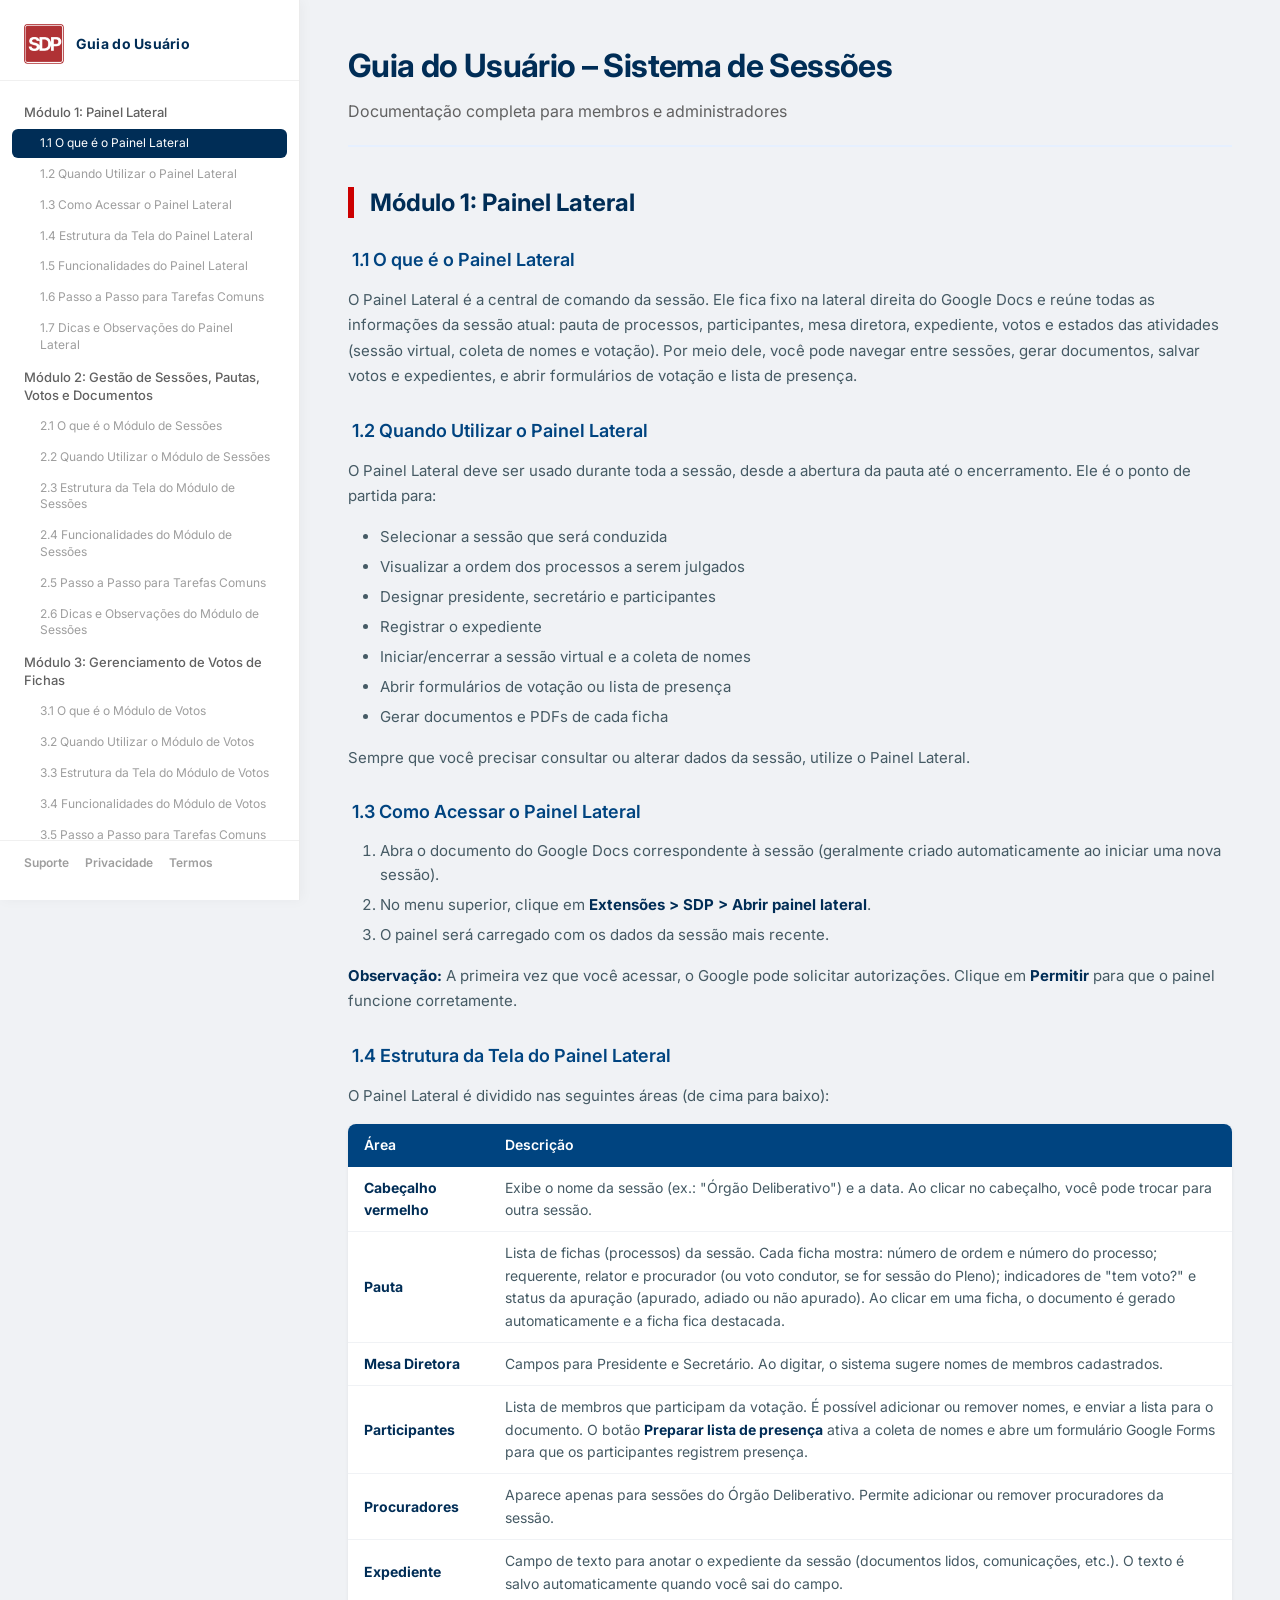
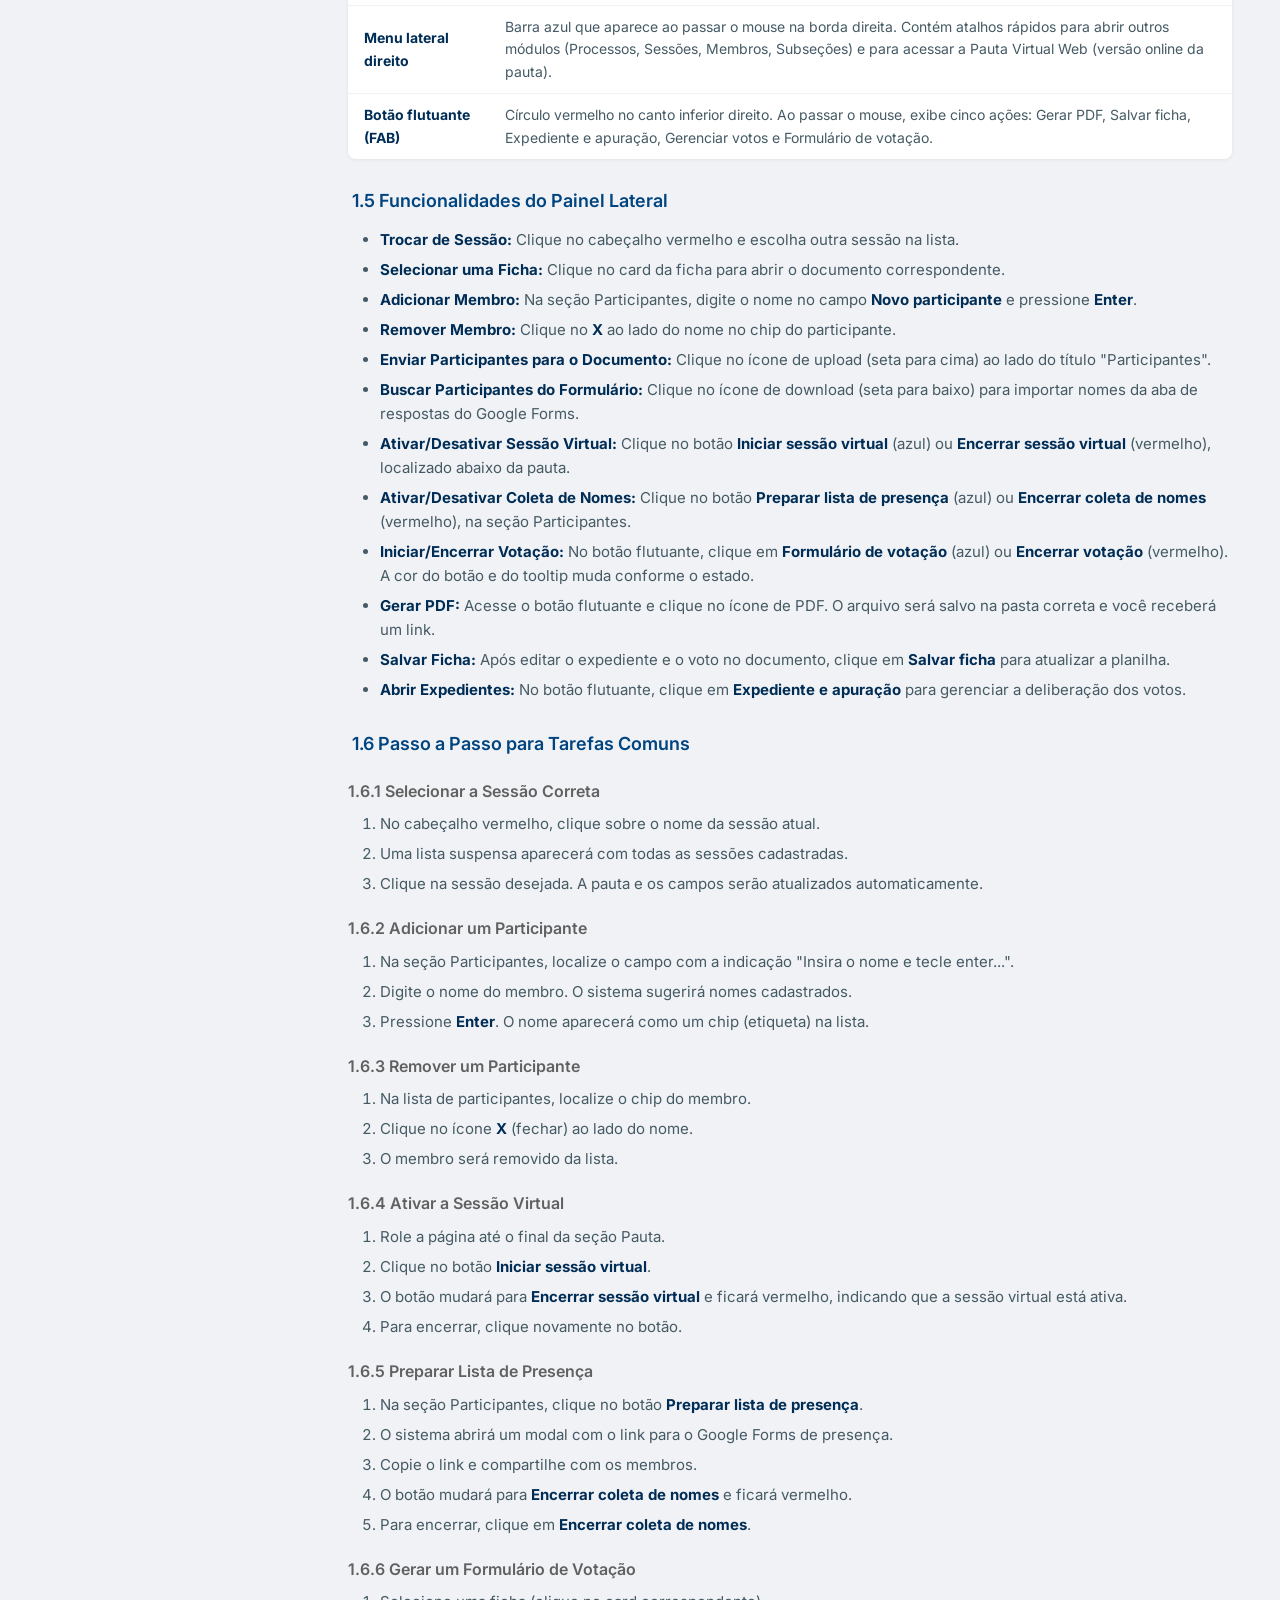
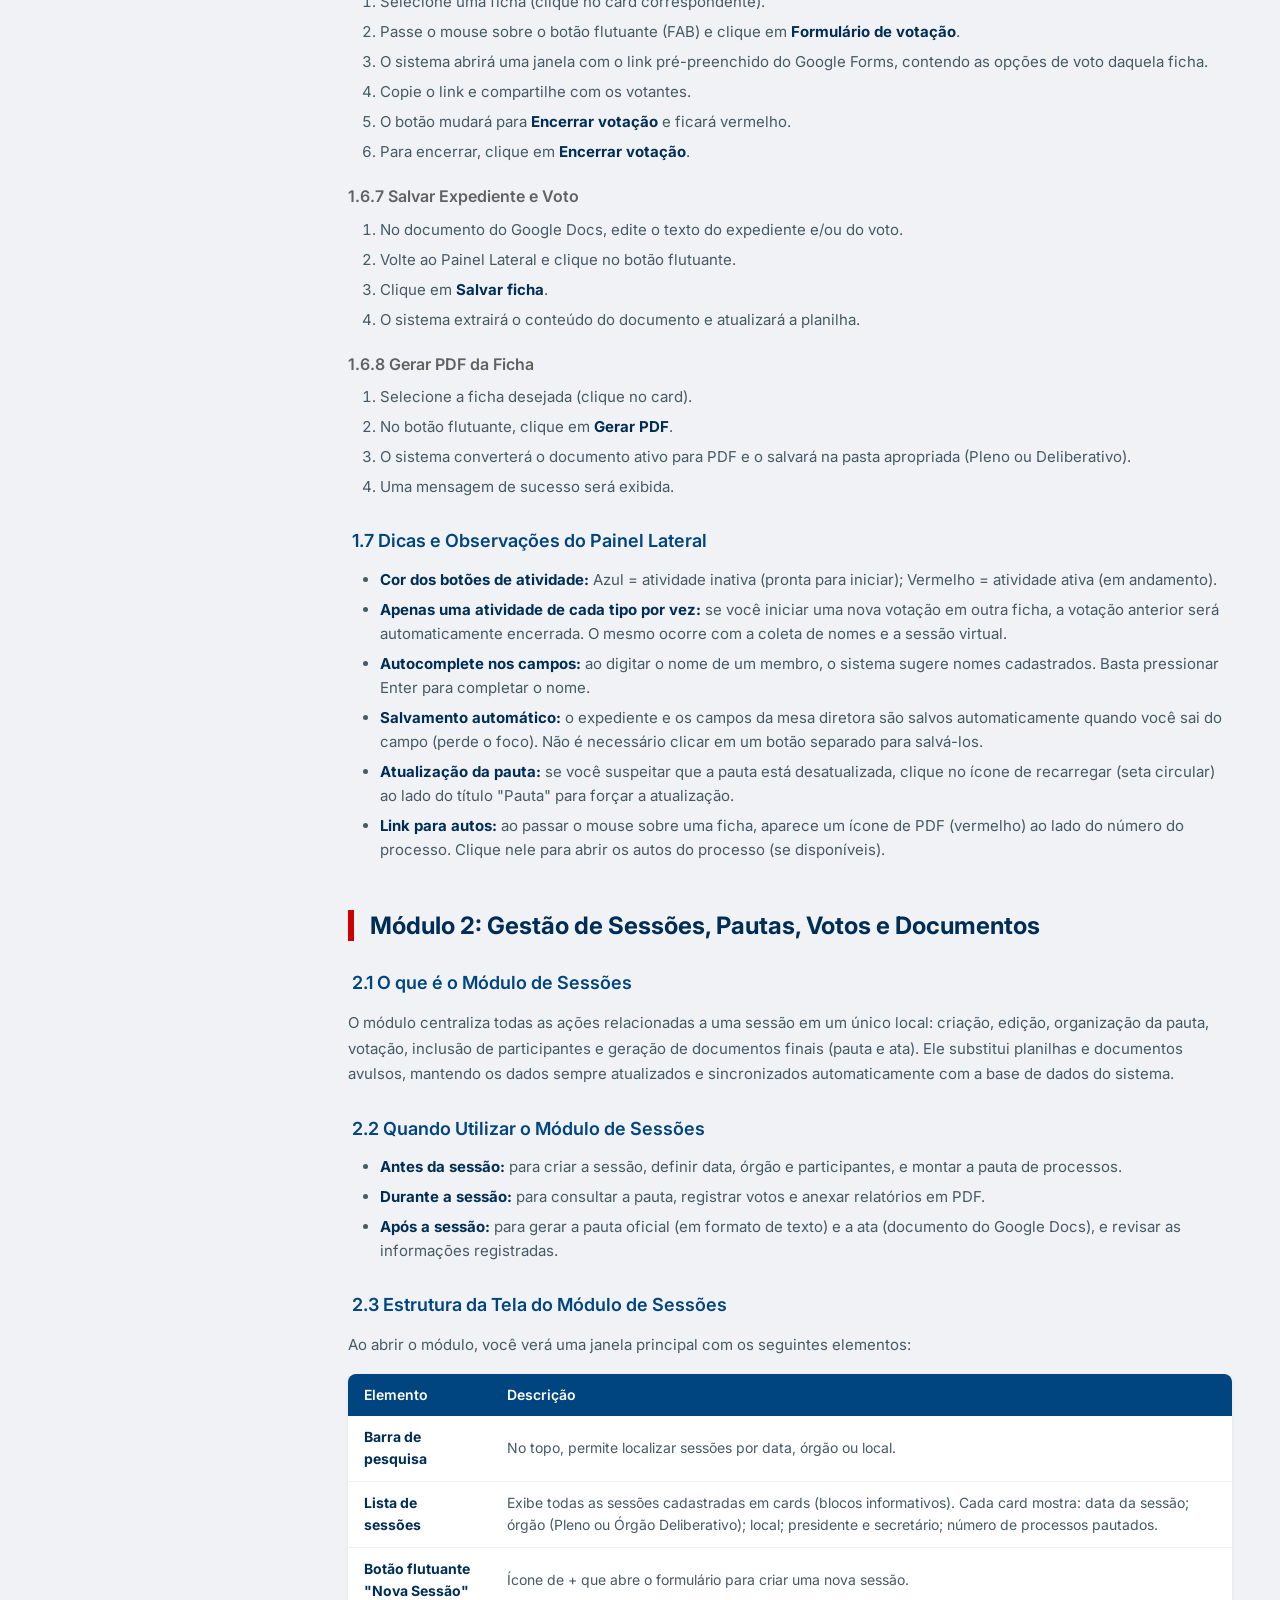
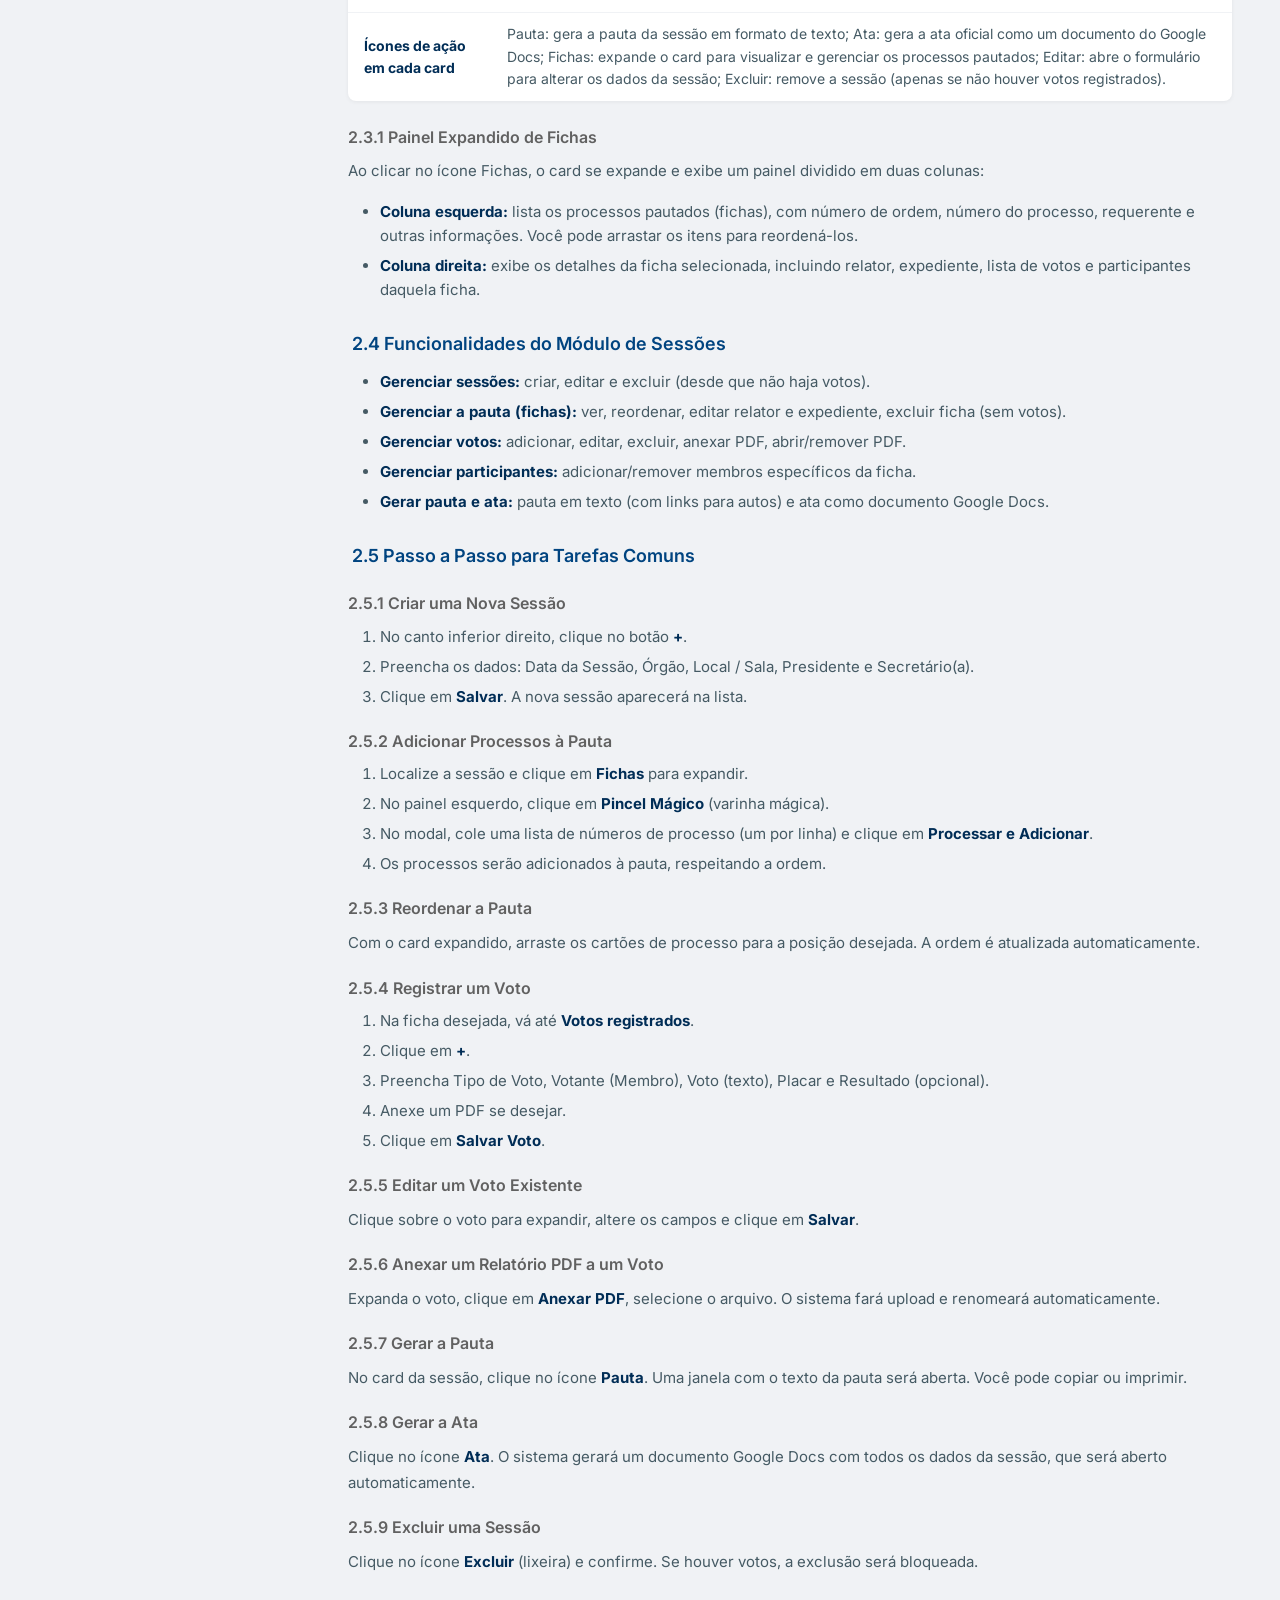
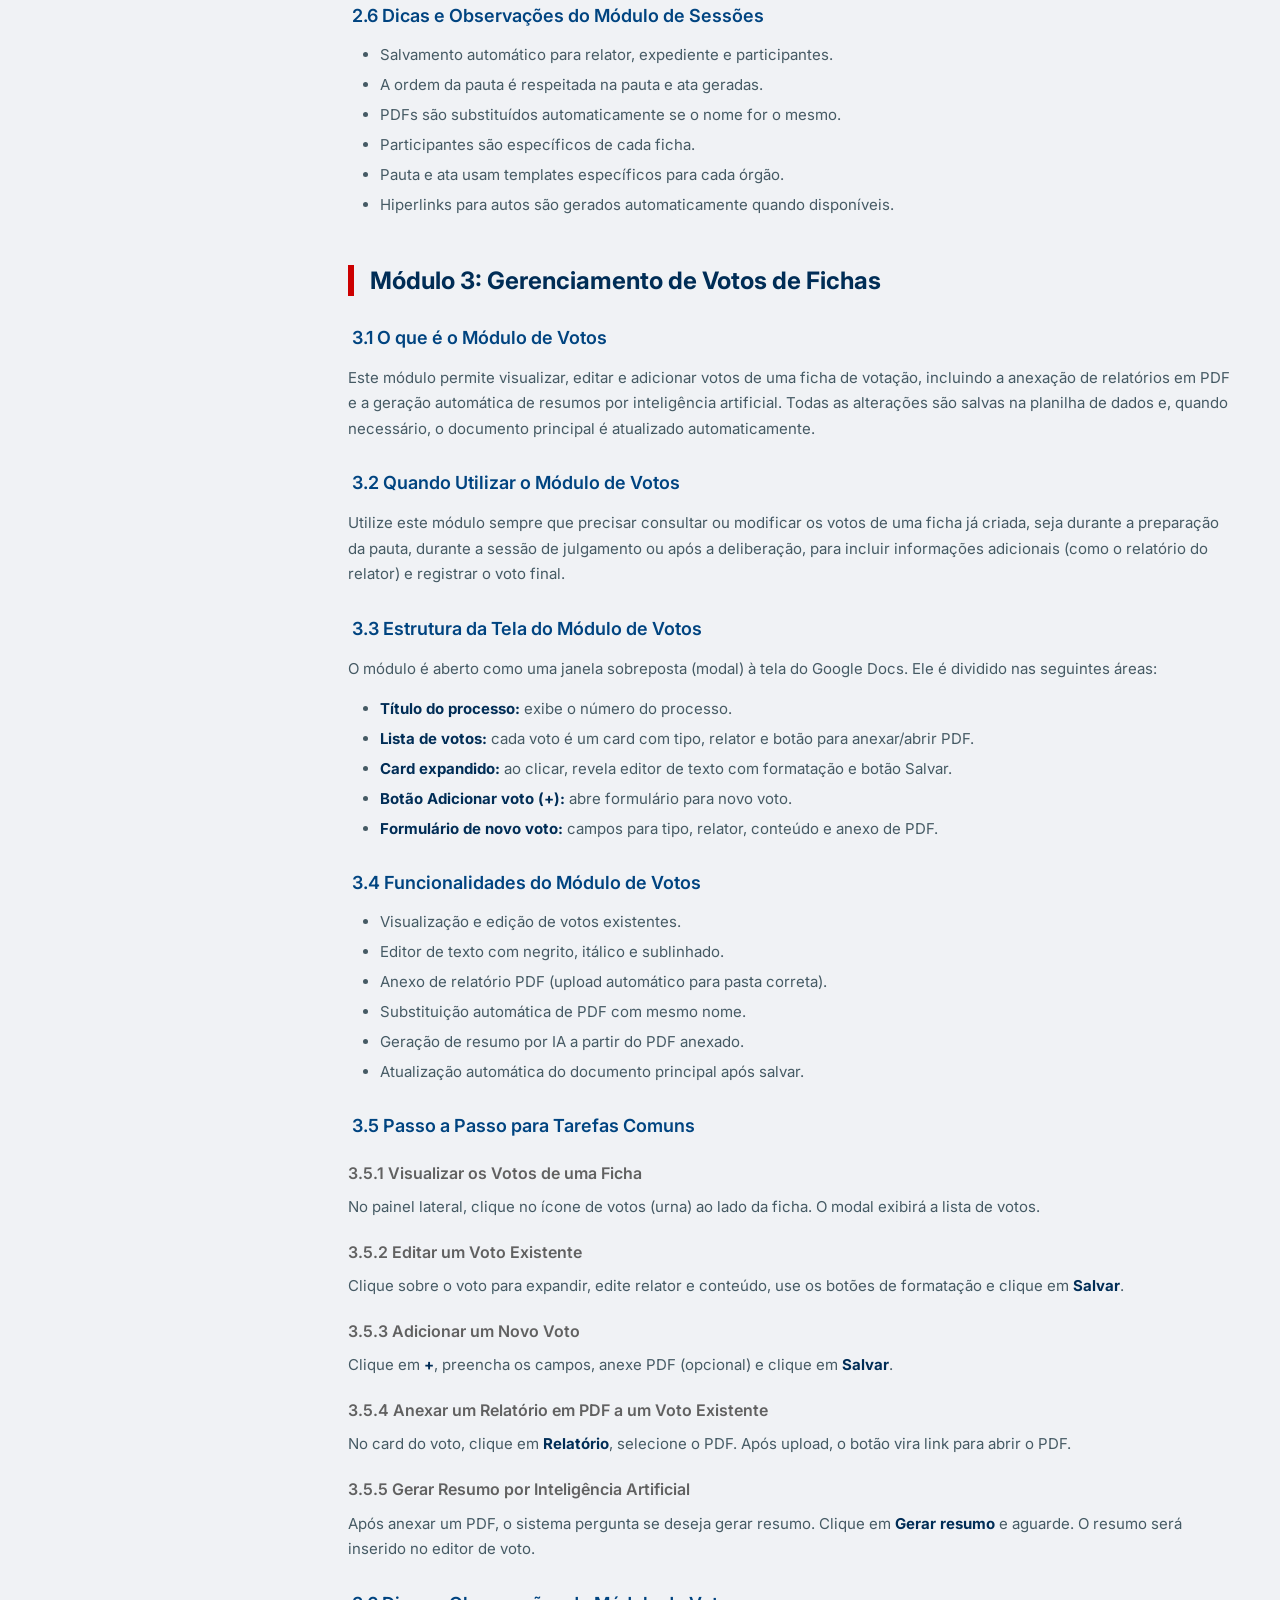
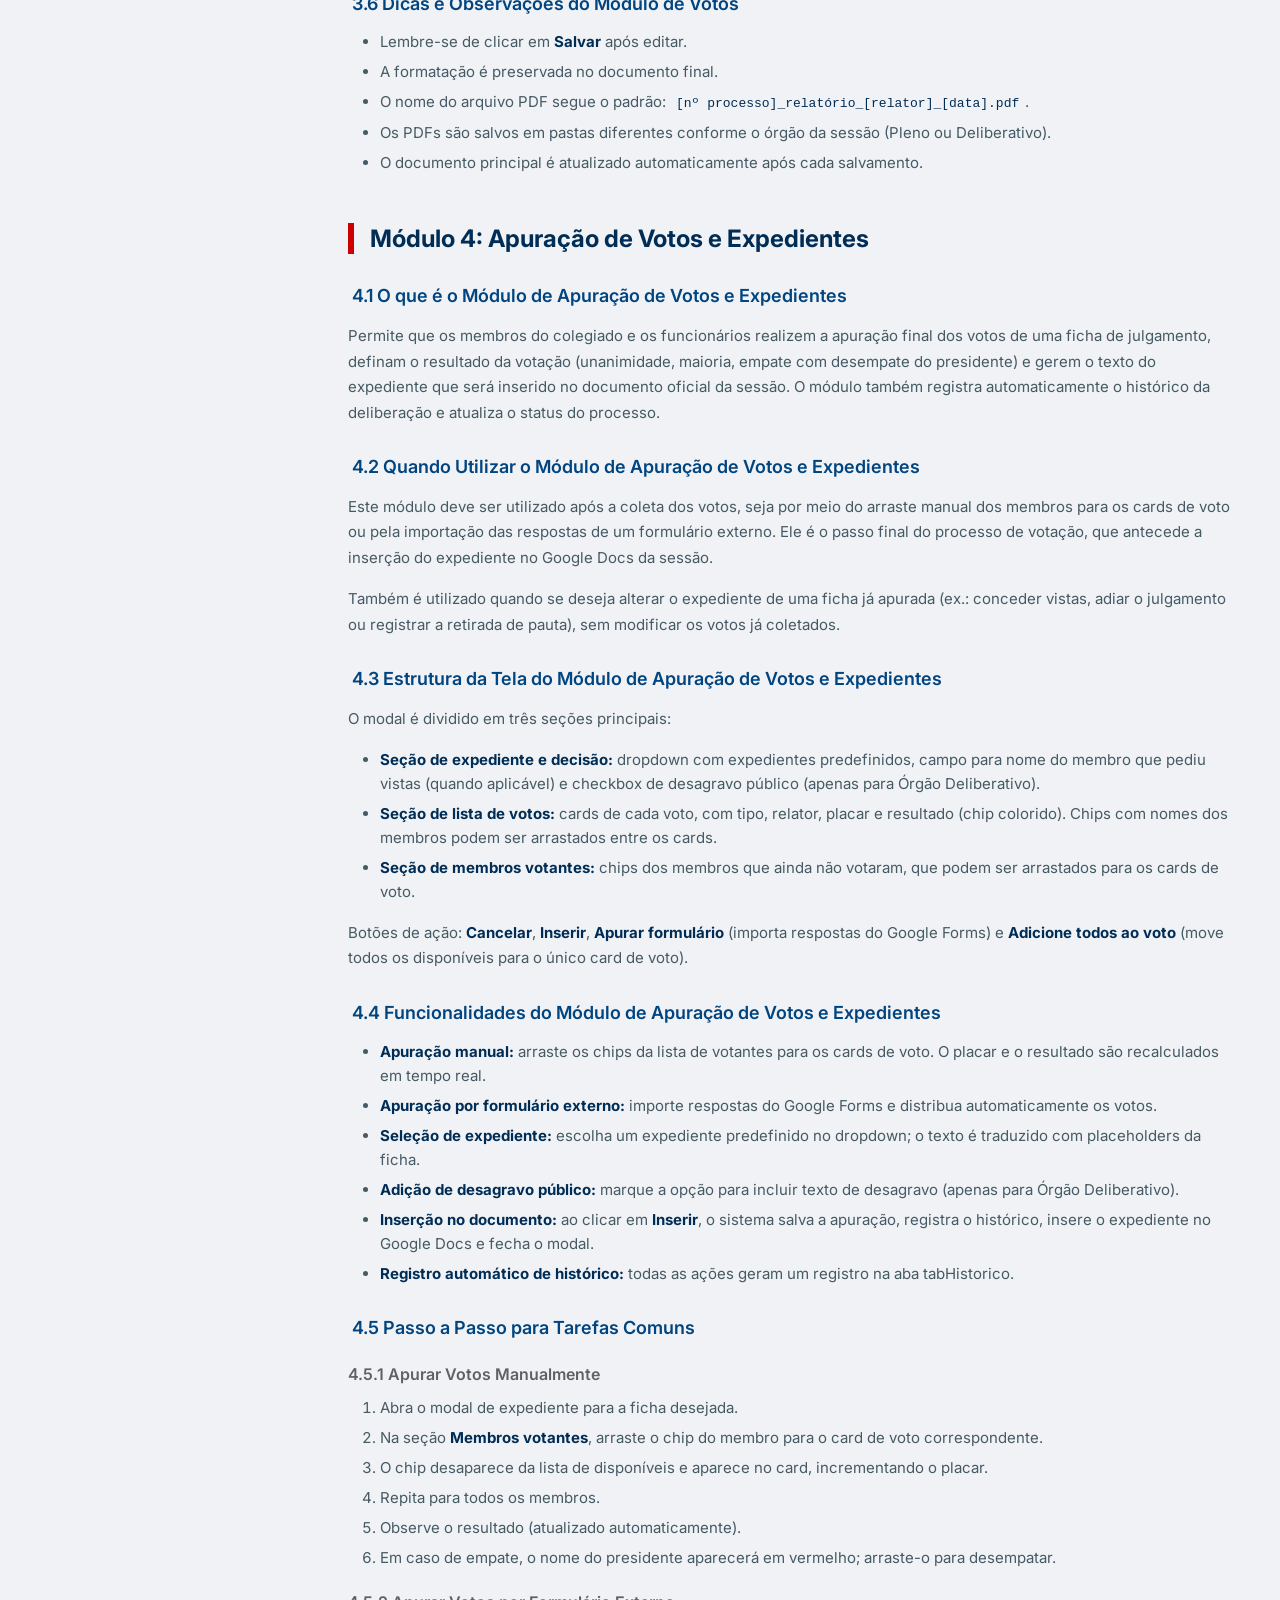
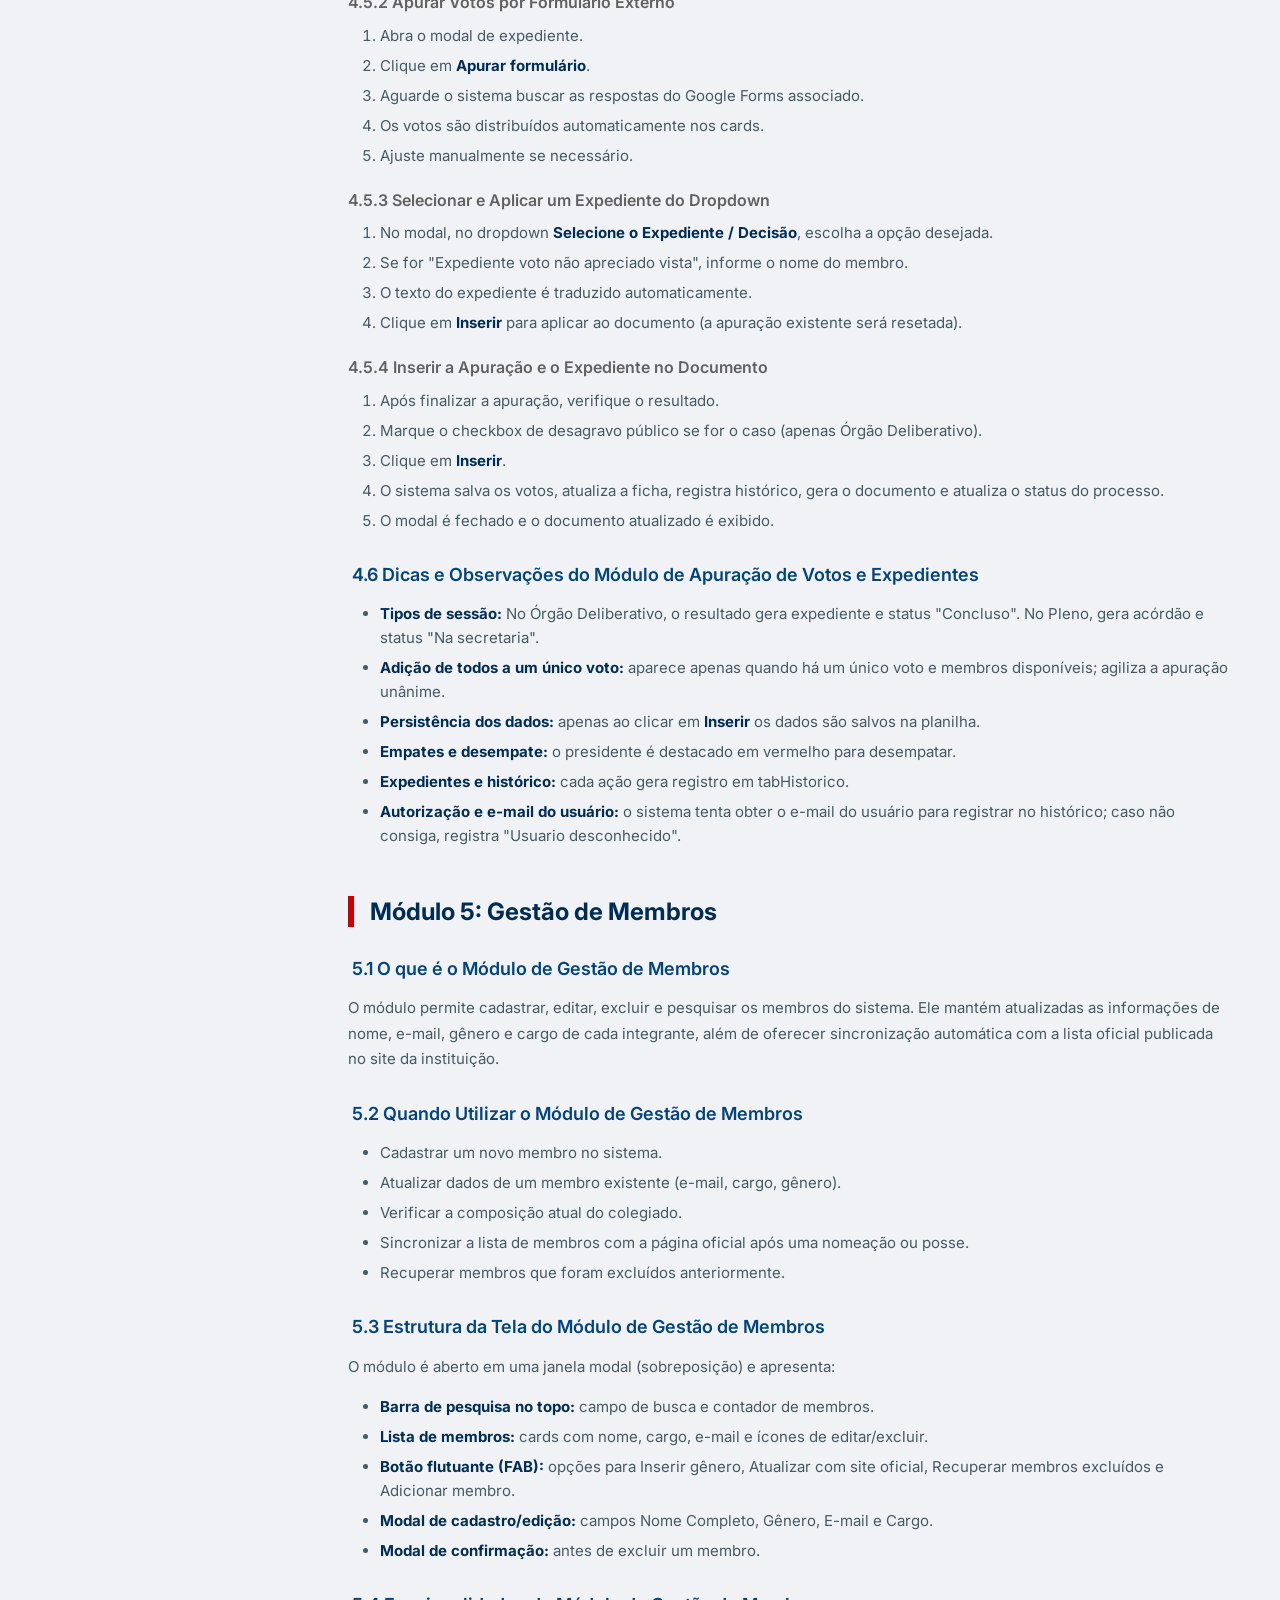
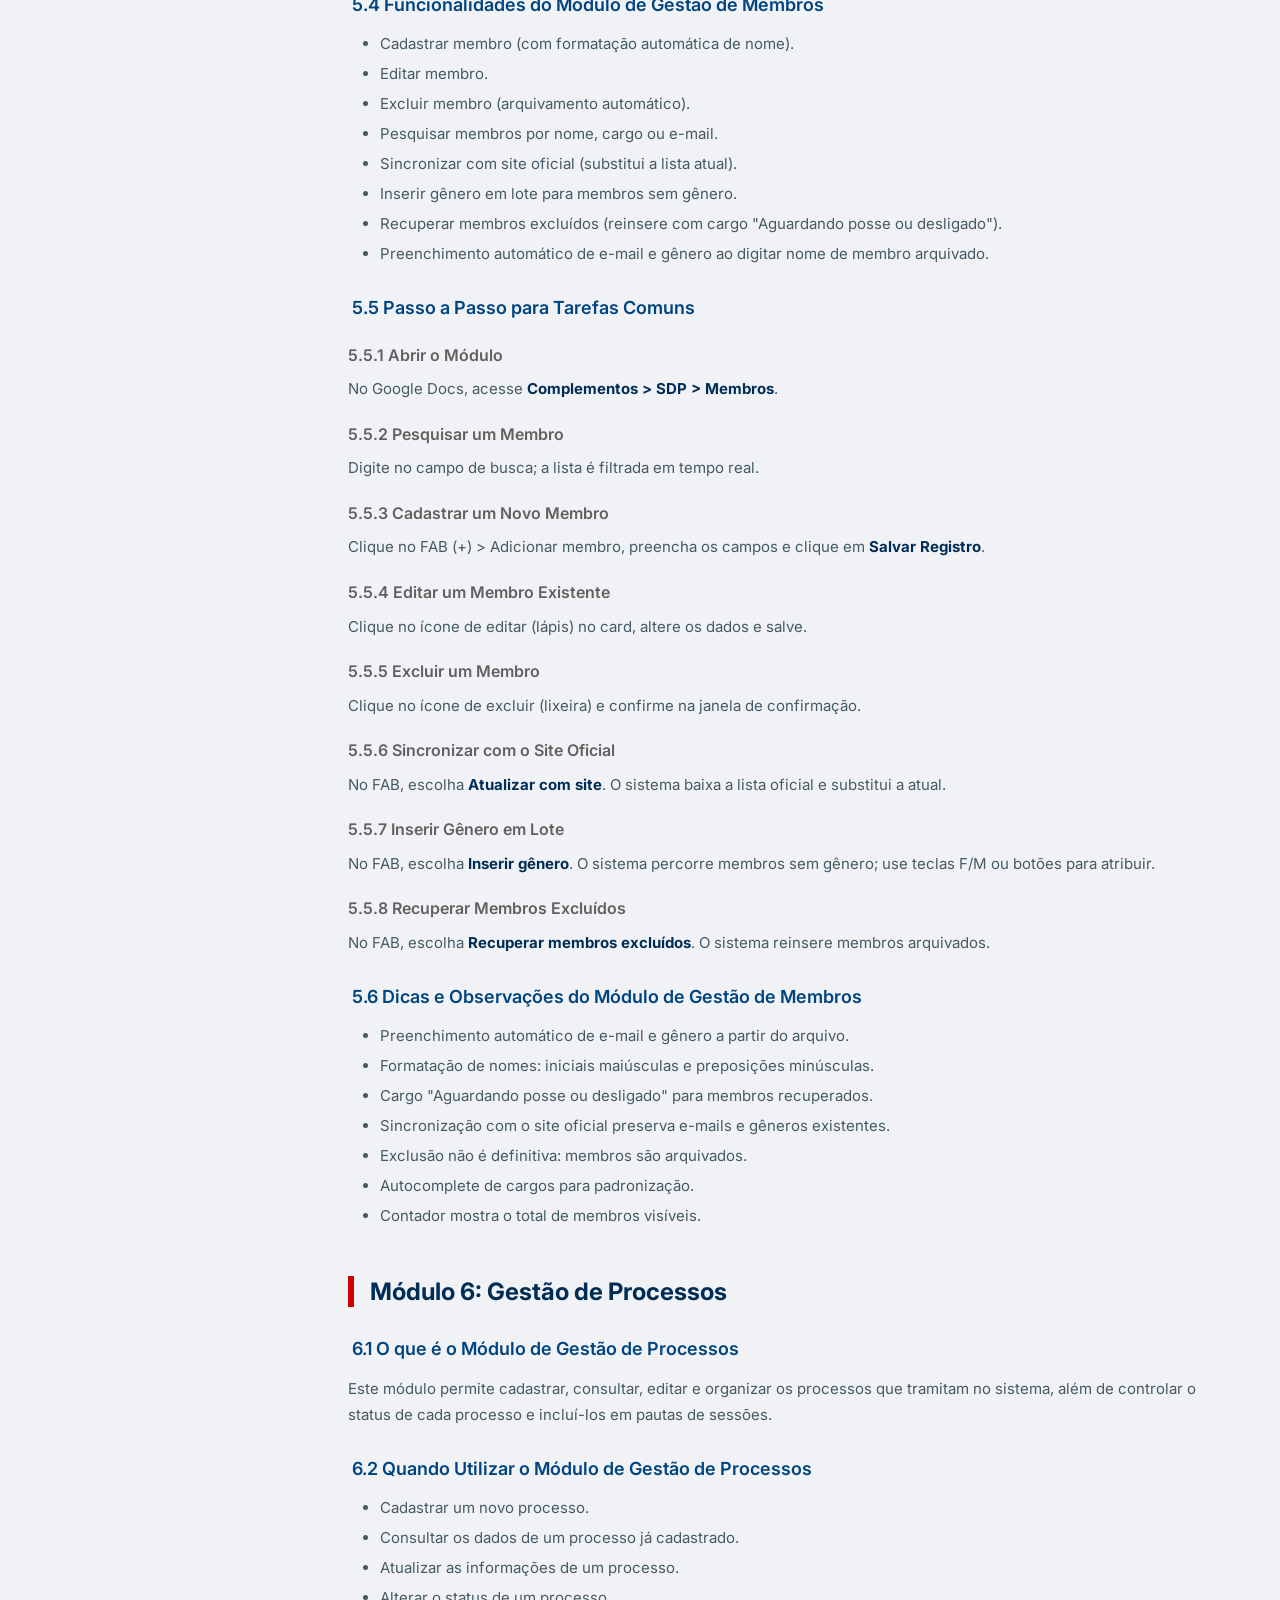
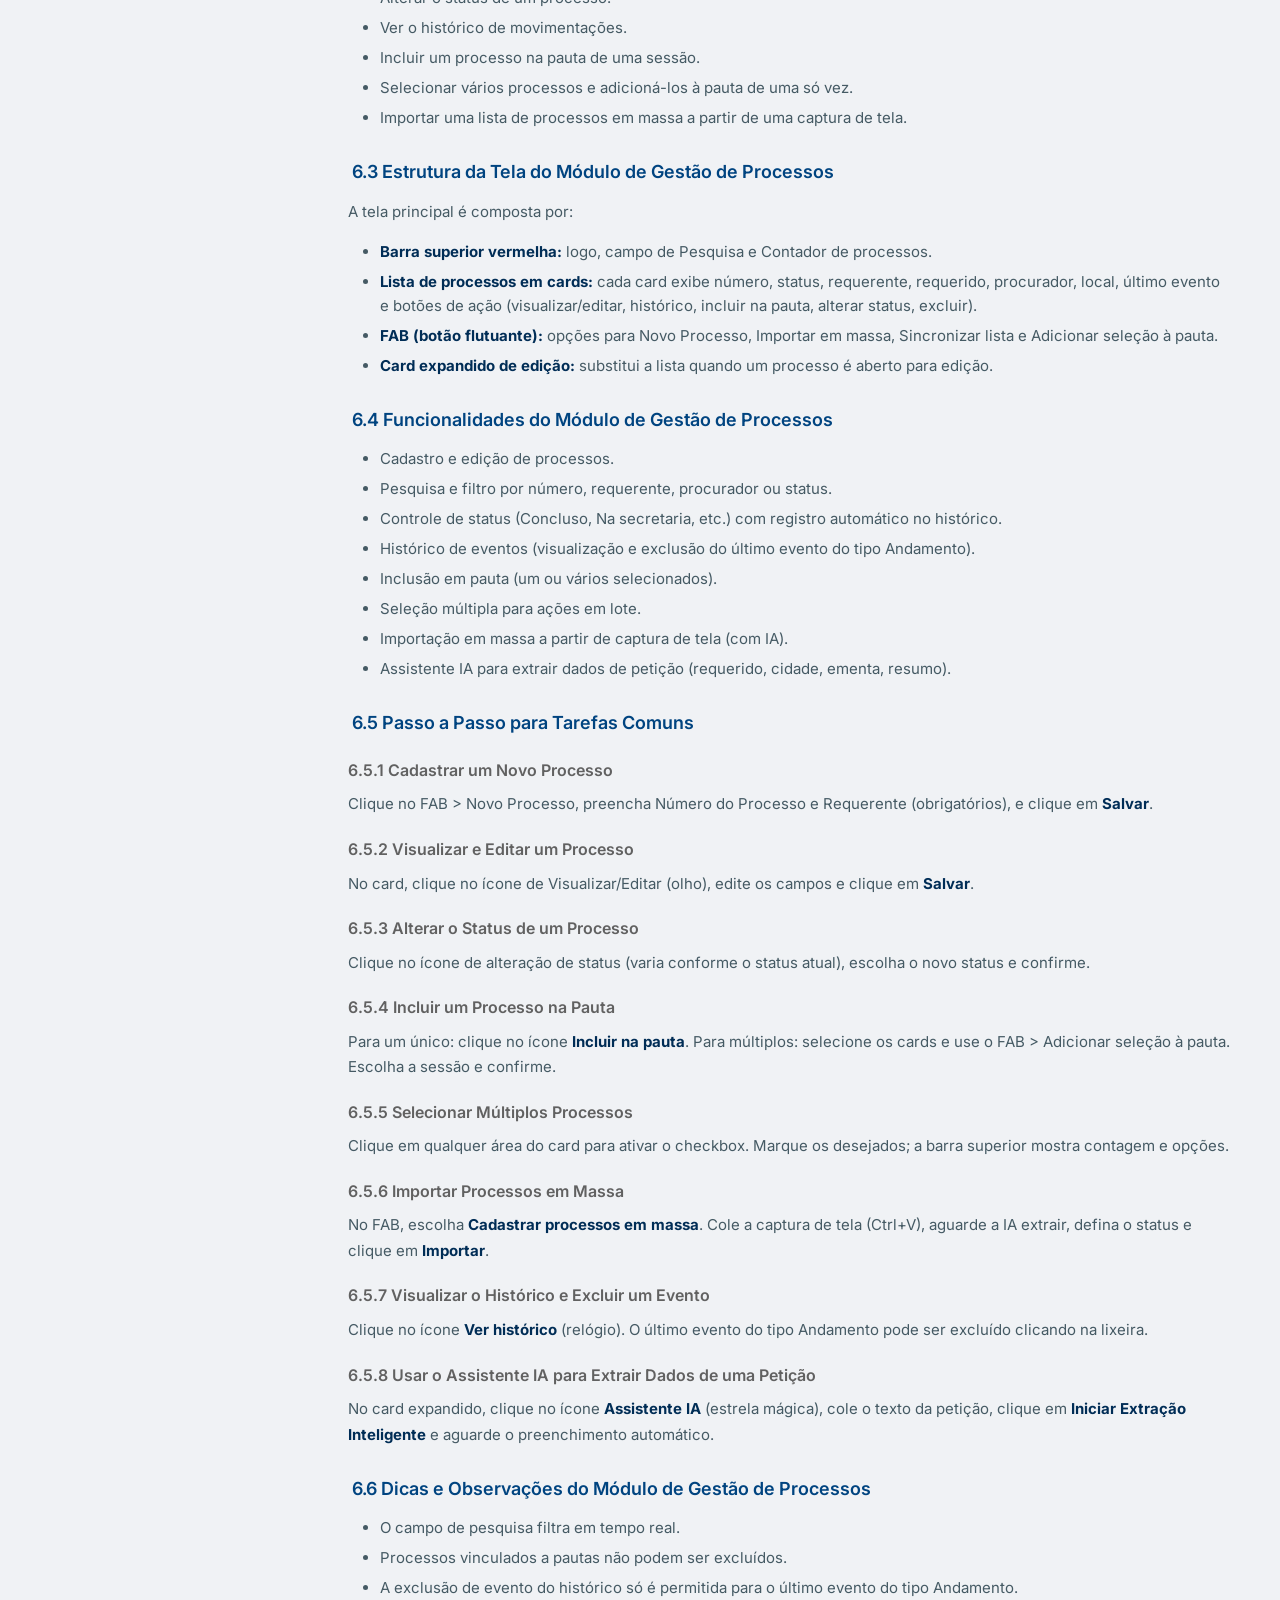
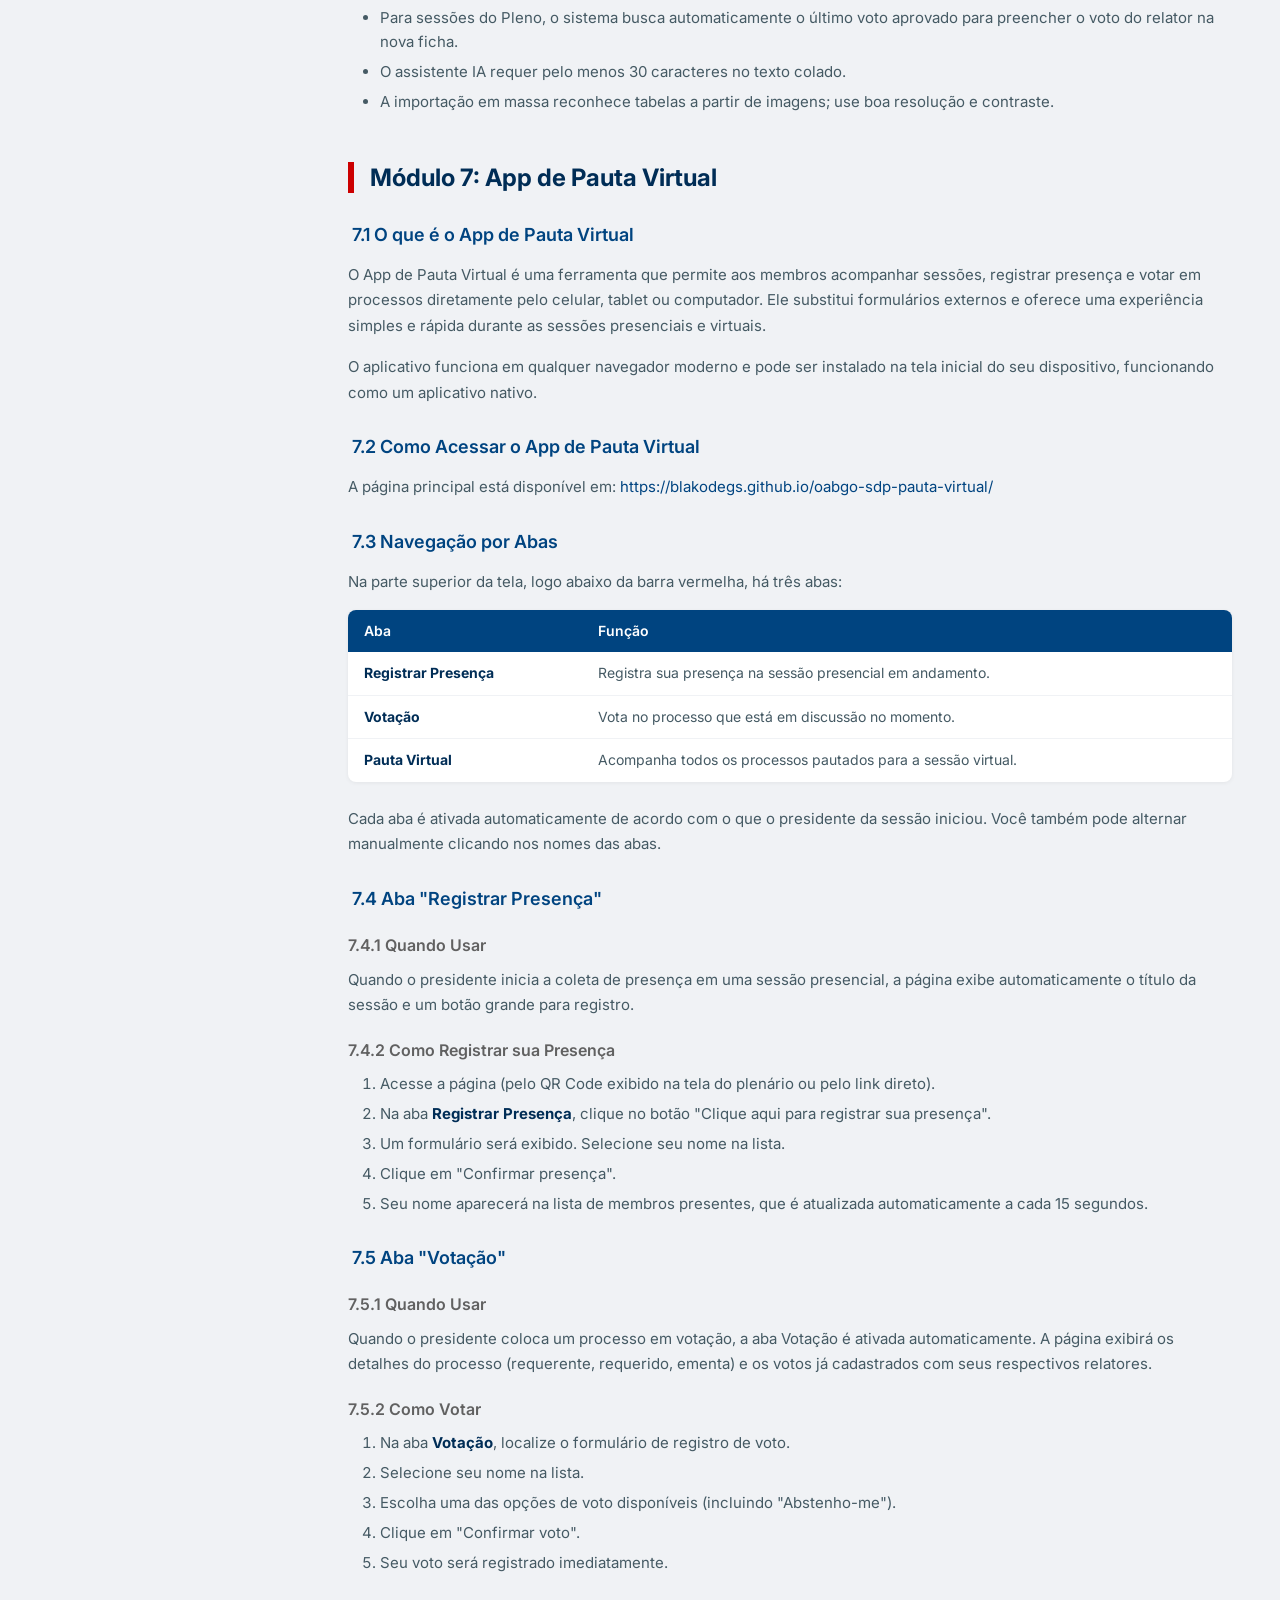
<file: guide.html>
<!DOCTYPE html>
<html lang="pt-br">
<head>
  <meta charset="UTF-8" />
  <meta name="viewport" content="width=device-width, initial-scale=1.0" />
  <title>Guia do Usuário – Sistema de Sessões</title>
  <link rel="preconnect" href="https://fonts.googleapis.com" />
  <link rel="preconnect" href="https://fonts.gstatic.com" crossorigin />
  <link href="https://fonts.googleapis.com/css2?family=Inter:opsz,wght@14..32,400;14..32,600;14..32,700&display=swap" rel="stylesheet" />
  <link rel="stylesheet" href="https://fonts.googleapis.com/icon?family=Material+Icons" />
  <link rel="stylesheet" href="css/about.css" />
</head>
<body>
  <div class="app">
    <!-- SIDEBAR -->
    <aside class="sidebar" id="sidebar">
      <div class="sidebar-inner">
        <div class="sidebar-header">
          <a href="index.html" style="display:flex; align-items:center; text-decoration:none;">
            <img src="images/logo-sdp-512.png" alt="blacodegs" class="sidebar-logo" />
          </a>
          <span class="sidebar-title">Guia do Usuário</span>
        </div>
        <nav class="sidebar-nav">
          <ul id="navList">
            <!-- gerado via JS -->
          </ul>
        </nav>
        <div class="sidebar-footer">
          <a href="support.html">Suporte</a>
          <a href="privacy.html">Privacidade</a>
          <a href="terms.html">Termos</a>
        </div>
      </div>
    </aside>

    <!-- CONTEÚDO PRINCIPAL -->
    <main class="content" id="mainContent">
      <header class="content-header">
        <h1>Guia do Usuário – Sistema de Sessões</h1>
        <p class="subtitle">Documentação completa para membros e administradores</p>
      </header>

      <!-- ==================== MÓDULO 1 ==================== -->
      <section id="modulo1" class="section">
        <h2>Módulo 1: Painel Lateral</h2>

        <h3>1.1 O que é o Painel Lateral</h3>
        <p>O Painel Lateral é a central de comando da sessão. Ele fica fixo na lateral direita do Google Docs e reúne todas as informações da sessão atual: pauta de processos, participantes, mesa diretora, expediente, votos e estados das atividades (sessão virtual, coleta de nomes e votação). Por meio dele, você pode navegar entre sessões, gerar documentos, salvar votos e expedientes, e abrir formulários de votação e lista de presença.</p>

        <h3>1.2 Quando Utilizar o Painel Lateral</h3>
        <p>O Painel Lateral deve ser usado durante toda a sessão, desde a abertura da pauta até o encerramento. Ele é o ponto de partida para:</p>
        <ul>
          <li>Selecionar a sessão que será conduzida</li>
          <li>Visualizar a ordem dos processos a serem julgados</li>
          <li>Designar presidente, secretário e participantes</li>
          <li>Registrar o expediente</li>
          <li>Iniciar/encerrar a sessão virtual e a coleta de nomes</li>
          <li>Abrir formulários de votação ou lista de presença</li>
          <li>Gerar documentos e PDFs de cada ficha</li>
        </ul>
        <p>Sempre que você precisar consultar ou alterar dados da sessão, utilize o Painel Lateral.</p>

        <h3>1.3 Como Acessar o Painel Lateral</h3>
        <ol>
          <li>Abra o documento do Google Docs correspondente à sessão (geralmente criado automaticamente ao iniciar uma nova sessão).</li>
          <li>No menu superior, clique em <strong>Extensões &gt; SDP &gt; Abrir painel lateral</strong>.</li>
          <li>O painel será carregado com os dados da sessão mais recente.</li>
        </ol>
        <p><strong>Observação:</strong> A primeira vez que você acessar, o Google pode solicitar autorizações. Clique em <strong>Permitir</strong> para que o painel funcione corretamente.</p>

        <h3>1.4 Estrutura da Tela do Painel Lateral</h3>
        <p>O Painel Lateral é dividido nas seguintes áreas (de cima para baixo):</p>
        <table>
          <thead><tr><th>Área</th><th>Descrição</th></tr></thead>
          <tbody>
            <tr><td><strong>Cabeçalho vermelho</strong></td><td>Exibe o nome da sessão (ex.: "Órgão Deliberativo") e a data. Ao clicar no cabeçalho, você pode trocar para outra sessão.</td></tr>
            <tr><td><strong>Pauta</strong></td><td>Lista de fichas (processos) da sessão. Cada ficha mostra: número de ordem e número do processo; requerente, relator e procurador (ou voto condutor, se for sessão do Pleno); indicadores de "tem voto?" e status da apuração (apurado, adiado ou não apurado). Ao clicar em uma ficha, o documento é gerado automaticamente e a ficha fica destacada.</td></tr>
            <tr><td><strong>Mesa Diretora</strong></td><td>Campos para Presidente e Secretário. Ao digitar, o sistema sugere nomes de membros cadastrados.</td></tr>
            <tr><td><strong>Participantes</strong></td><td>Lista de membros que participam da votação. É possível adicionar ou remover nomes, e enviar a lista para o documento. O botão <strong>Preparar lista de presença</strong> ativa a coleta de nomes e abre um formulário Google Forms para que os participantes registrem presença.</td></tr>
            <tr><td><strong>Procuradores</strong></td><td>Aparece apenas para sessões do Órgão Deliberativo. Permite adicionar ou remover procuradores da sessão.</td></tr>
            <tr><td><strong>Expediente</strong></td><td>Campo de texto para anotar o expediente da sessão (documentos lidos, comunicações, etc.). O texto é salvo automaticamente quando você sai do campo.</td></tr>
            <tr><td><strong>Menu lateral direito</strong></td><td>Barra azul que aparece ao passar o mouse na borda direita. Contém atalhos rápidos para abrir outros módulos (Processos, Sessões, Membros, Subseções) e para acessar a Pauta Virtual Web (versão online da pauta).</td></tr>
            <tr><td><strong>Botão flutuante (FAB)</strong></td><td>Círculo vermelho no canto inferior direito. Ao passar o mouse, exibe cinco ações: Gerar PDF, Salvar ficha, Expediente e apuração, Gerenciar votos e Formulário de votação.</td></tr>
          </tbody>
        </table>

        <h3>1.5 Funcionalidades do Painel Lateral</h3>
        <ul>
          <li><strong>Trocar de Sessão:</strong> Clique no cabeçalho vermelho e escolha outra sessão na lista.</li>
          <li><strong>Selecionar uma Ficha:</strong> Clique no card da ficha para abrir o documento correspondente.</li>
          <li><strong>Adicionar Membro:</strong> Na seção Participantes, digite o nome no campo <strong>Novo participante</strong> e pressione <strong>Enter</strong>.</li>
          <li><strong>Remover Membro:</strong> Clique no <strong>X</strong> ao lado do nome no chip do participante.</li>
          <li><strong>Enviar Participantes para o Documento:</strong> Clique no ícone de upload (seta para cima) ao lado do título "Participantes".</li>
          <li><strong>Buscar Participantes do Formulário:</strong> Clique no ícone de download (seta para baixo) para importar nomes da aba de respostas do Google Forms.</li>
          <li><strong>Ativar/Desativar Sessão Virtual:</strong> Clique no botão <strong>Iniciar sessão virtual</strong> (azul) ou <strong>Encerrar sessão virtual</strong> (vermelho), localizado abaixo da pauta.</li>
          <li><strong>Ativar/Desativar Coleta de Nomes:</strong> Clique no botão <strong>Preparar lista de presença</strong> (azul) ou <strong>Encerrar coleta de nomes</strong> (vermelho), na seção Participantes.</li>
          <li><strong>Iniciar/Encerrar Votação:</strong> No botão flutuante, clique em <strong>Formulário de votação</strong> (azul) ou <strong>Encerrar votação</strong> (vermelho). A cor do botão e do tooltip muda conforme o estado.</li>
          <li><strong>Gerar PDF:</strong> Acesse o botão flutuante e clique no ícone de PDF. O arquivo será salvo na pasta correta e você receberá um link.</li>
          <li><strong>Salvar Ficha:</strong> Após editar o expediente e o voto no documento, clique em <strong>Salvar ficha</strong> para atualizar a planilha.</li>
          <li><strong>Abrir Expedientes:</strong> No botão flutuante, clique em <strong>Expediente e apuração</strong> para gerenciar a deliberação dos votos.</li>
        </ul>

        <h3>1.6 Passo a Passo para Tarefas Comuns</h3>
        <h4>1.6.1 Selecionar a Sessão Correta</h4>
        <ol>
          <li>No cabeçalho vermelho, clique sobre o nome da sessão atual.</li>
          <li>Uma lista suspensa aparecerá com todas as sessões cadastradas.</li>
          <li>Clique na sessão desejada. A pauta e os campos serão atualizados automaticamente.</li>
        </ol>
        <h4>1.6.2 Adicionar um Participante</h4>
        <ol>
          <li>Na seção Participantes, localize o campo com a indicação "Insira o nome e tecle enter...".</li>
          <li>Digite o nome do membro. O sistema sugerirá nomes cadastrados.</li>
          <li>Pressione <strong>Enter</strong>. O nome aparecerá como um chip (etiqueta) na lista.</li>
        </ol>
        <h4>1.6.3 Remover um Participante</h4>
        <ol>
          <li>Na lista de participantes, localize o chip do membro.</li>
          <li>Clique no ícone <strong>X</strong> (fechar) ao lado do nome.</li>
          <li>O membro será removido da lista.</li>
        </ol>
        <h4>1.6.4 Ativar a Sessão Virtual</h4>
        <ol>
          <li>Role a página até o final da seção Pauta.</li>
          <li>Clique no botão <strong>Iniciar sessão virtual</strong>.</li>
          <li>O botão mudará para <strong>Encerrar sessão virtual</strong> e ficará vermelho, indicando que a sessão virtual está ativa.</li>
          <li>Para encerrar, clique novamente no botão.</li>
        </ol>
        <h4>1.6.5 Preparar Lista de Presença</h4>
        <ol>
          <li>Na seção Participantes, clique no botão <strong>Preparar lista de presença</strong>.</li>
          <li>O sistema abrirá um modal com o link para o Google Forms de presença.</li>
          <li>Copie o link e compartilhe com os membros.</li>
          <li>O botão mudará para <strong>Encerrar coleta de nomes</strong> e ficará vermelho.</li>
          <li>Para encerrar, clique em <strong>Encerrar coleta de nomes</strong>.</li>
        </ol>
        <h4>1.6.6 Gerar um Formulário de Votação</h4>
        <ol>
          <li>Selecione uma ficha (clique no card correspondente).</li>
          <li>Passe o mouse sobre o botão flutuante (FAB) e clique em <strong>Formulário de votação</strong>.</li>
          <li>O sistema abrirá uma janela com o link pré-preenchido do Google Forms, contendo as opções de voto daquela ficha.</li>
          <li>Copie o link e compartilhe com os votantes.</li>
          <li>O botão mudará para <strong>Encerrar votação</strong> e ficará vermelho.</li>
          <li>Para encerrar, clique em <strong>Encerrar votação</strong>.</li>
        </ol>
        <h4>1.6.7 Salvar Expediente e Voto</h4>
        <ol>
          <li>No documento do Google Docs, edite o texto do expediente e/ou do voto.</li>
          <li>Volte ao Painel Lateral e clique no botão flutuante.</li>
          <li>Clique em <strong>Salvar ficha</strong>.</li>
          <li>O sistema extrairá o conteúdo do documento e atualizará a planilha.</li>
        </ol>
        <h4>1.6.8 Gerar PDF da Ficha</h4>
        <ol>
          <li>Selecione a ficha desejada (clique no card).</li>
          <li>No botão flutuante, clique em <strong>Gerar PDF</strong>.</li>
          <li>O sistema converterá o documento ativo para PDF e o salvará na pasta apropriada (Pleno ou Deliberativo).</li>
          <li>Uma mensagem de sucesso será exibida.</li>
        </ol>

        <h3>1.7 Dicas e Observações do Painel Lateral</h3>
        <ul>
          <li><strong>Cor dos botões de atividade:</strong> Azul = atividade inativa (pronta para iniciar); Vermelho = atividade ativa (em andamento).</li>
          <li><strong>Apenas uma atividade de cada tipo por vez:</strong> se você iniciar uma nova votação em outra ficha, a votação anterior será automaticamente encerrada. O mesmo ocorre com a coleta de nomes e a sessão virtual.</li>
          <li><strong>Autocomplete nos campos:</strong> ao digitar o nome de um membro, o sistema sugere nomes cadastrados. Basta pressionar Enter para completar o nome.</li>
          <li><strong>Salvamento automático:</strong> o expediente e os campos da mesa diretora são salvos automaticamente quando você sai do campo (perde o foco). Não é necessário clicar em um botão separado para salvá-los.</li>
          <li><strong>Atualização da pauta:</strong> se você suspeitar que a pauta está desatualizada, clique no ícone de recarregar (seta circular) ao lado do título "Pauta" para forçar a atualização.</li>
          <li><strong>Link para autos:</strong> ao passar o mouse sobre uma ficha, aparece um ícone de PDF (vermelho) ao lado do número do processo. Clique nele para abrir os autos do processo (se disponíveis).</li>
        </ul>
      </section>

      <!-- ==================== MÓDULO 2 ==================== -->
      <section id="modulo2" class="section">
        <h2>Módulo 2: Gestão de Sessões, Pautas, Votos e Documentos</h2>

        <h3>2.1 O que é o Módulo de Sessões</h3>
        <p>O módulo centraliza todas as ações relacionadas a uma sessão em um único local: criação, edição, organização da pauta, votação, inclusão de participantes e geração de documentos finais (pauta e ata). Ele substitui planilhas e documentos avulsos, mantendo os dados sempre atualizados e sincronizados automaticamente com a base de dados do sistema.</p>

        <h3>2.2 Quando Utilizar o Módulo de Sessões</h3>
        <ul>
          <li><strong>Antes da sessão:</strong> para criar a sessão, definir data, órgão e participantes, e montar a pauta de processos.</li>
          <li><strong>Durante a sessão:</strong> para consultar a pauta, registrar votos e anexar relatórios em PDF.</li>
          <li><strong>Após a sessão:</strong> para gerar a pauta oficial (em formato de texto) e a ata (documento do Google Docs), e revisar as informações registradas.</li>
        </ul>

        <h3>2.3 Estrutura da Tela do Módulo de Sessões</h3>
        <p>Ao abrir o módulo, você verá uma janela principal com os seguintes elementos:</p>
        <table>
          <thead><tr><th>Elemento</th><th>Descrição</th></tr></thead>
          <tbody>
            <tr><td><strong>Barra de pesquisa</strong></td><td>No topo, permite localizar sessões por data, órgão ou local.</td></tr>
            <tr><td><strong>Lista de sessões</strong></td><td>Exibe todas as sessões cadastradas em cards (blocos informativos). Cada card mostra: data da sessão; órgão (Pleno ou Órgão Deliberativo); local; presidente e secretário; número de processos pautados.</td></tr>
            <tr><td><strong>Botão flutuante "Nova Sessão"</strong></td><td>Ícone de + que abre o formulário para criar uma nova sessão.</td></tr>
            <tr><td><strong>Ícones de ação em cada card</strong></td><td>Pauta: gera a pauta da sessão em formato de texto; Ata: gera a ata oficial como um documento do Google Docs; Fichas: expande o card para visualizar e gerenciar os processos pautados; Editar: abre o formulário para alterar os dados da sessão; Excluir: remove a sessão (apenas se não houver votos registrados).</td></tr>
          </tbody>
        </table>

        <h4>2.3.1 Painel Expandido de Fichas</h4>
        <p>Ao clicar no ícone Fichas, o card se expande e exibe um painel dividido em duas colunas:</p>
        <ul>
          <li><strong>Coluna esquerda:</strong> lista os processos pautados (fichas), com número de ordem, número do processo, requerente e outras informações. Você pode arrastar os itens para reordená-los.</li>
          <li><strong>Coluna direita:</strong> exibe os detalhes da ficha selecionada, incluindo relator, expediente, lista de votos e participantes daquela ficha.</li>
        </ul>

        <h3>2.4 Funcionalidades do Módulo de Sessões</h3>
        <ul>
          <li><strong>Gerenciar sessões:</strong> criar, editar e excluir (desde que não haja votos).</li>
          <li><strong>Gerenciar a pauta (fichas):</strong> ver, reordenar, editar relator e expediente, excluir ficha (sem votos).</li>
          <li><strong>Gerenciar votos:</strong> adicionar, editar, excluir, anexar PDF, abrir/remover PDF.</li>
          <li><strong>Gerenciar participantes:</strong> adicionar/remover membros específicos da ficha.</li>
          <li><strong>Gerar pauta e ata:</strong> pauta em texto (com links para autos) e ata como documento Google Docs.</li>
        </ul>

        <h3>2.5 Passo a Passo para Tarefas Comuns</h3>
        <h4>2.5.1 Criar uma Nova Sessão</h4>
        <ol>
          <li>No canto inferior direito, clique no botão <strong>+</strong>.</li>
          <li>Preencha os dados: Data da Sessão, Órgão, Local / Sala, Presidente e Secretário(a).</li>
          <li>Clique em <strong>Salvar</strong>. A nova sessão aparecerá na lista.</li>
        </ol>
        <h4>2.5.2 Adicionar Processos à Pauta</h4>
        <ol>
          <li>Localize a sessão e clique em <strong>Fichas</strong> para expandir.</li>
          <li>No painel esquerdo, clique em <strong>Pincel Mágico</strong> (varinha mágica).</li>
          <li>No modal, cole uma lista de números de processo (um por linha) e clique em <strong>Processar e Adicionar</strong>.</li>
          <li>Os processos serão adicionados à pauta, respeitando a ordem.</li>
        </ol>
        <h4>2.5.3 Reordenar a Pauta</h4>
        <p>Com o card expandido, arraste os cartões de processo para a posição desejada. A ordem é atualizada automaticamente.</p>
        <h4>2.5.4 Registrar um Voto</h4>
        <ol>
          <li>Na ficha desejada, vá até <strong>Votos registrados</strong>.</li>
          <li>Clique em <strong>+</strong>.</li>
          <li>Preencha Tipo de Voto, Votante (Membro), Voto (texto), Placar e Resultado (opcional).</li>
          <li>Anexe um PDF se desejar.</li>
          <li>Clique em <strong>Salvar Voto</strong>.</li>
        </ol>
        <h4>2.5.5 Editar um Voto Existente</h4>
        <p>Clique sobre o voto para expandir, altere os campos e clique em <strong>Salvar</strong>.</p>
        <h4>2.5.6 Anexar um Relatório PDF a um Voto</h4>
        <p>Expanda o voto, clique em <strong>Anexar PDF</strong>, selecione o arquivo. O sistema fará upload e renomeará automaticamente.</p>
        <h4>2.5.7 Gerar a Pauta</h4>
        <p>No card da sessão, clique no ícone <strong>Pauta</strong>. Uma janela com o texto da pauta será aberta. Você pode copiar ou imprimir.</p>
        <h4>2.5.8 Gerar a Ata</h4>
        <p>Clique no ícone <strong>Ata</strong>. O sistema gerará um documento Google Docs com todos os dados da sessão, que será aberto automaticamente.</p>
        <h4>2.5.9 Excluir uma Sessão</h4>
        <p>Clique no ícone <strong>Excluir</strong> (lixeira) e confirme. Se houver votos, a exclusão será bloqueada.</p>

        <h3>2.6 Dicas e Observações do Módulo de Sessões</h3>
        <ul>
          <li>Salvamento automático para relator, expediente e participantes.</li>
          <li>A ordem da pauta é respeitada na pauta e ata geradas.</li>
          <li>PDFs são substituídos automaticamente se o nome for o mesmo.</li>
          <li>Participantes são específicos de cada ficha.</li>
          <li>Pauta e ata usam templates específicos para cada órgão.</li>
          <li>Hiperlinks para autos são gerados automaticamente quando disponíveis.</li>
        </ul>
      </section>

      <!-- ==================== MÓDULO 3 ==================== -->
      <section id="modulo3" class="section">
        <h2>Módulo 3: Gerenciamento de Votos de Fichas</h2>

        <h3>3.1 O que é o Módulo de Votos</h3>
        <p>Este módulo permite visualizar, editar e adicionar votos de uma ficha de votação, incluindo a anexação de relatórios em PDF e a geração automática de resumos por inteligência artificial. Todas as alterações são salvas na planilha de dados e, quando necessário, o documento principal é atualizado automaticamente.</p>

        <h3>3.2 Quando Utilizar o Módulo de Votos</h3>
        <p>Utilize este módulo sempre que precisar consultar ou modificar os votos de uma ficha já criada, seja durante a preparação da pauta, durante a sessão de julgamento ou após a deliberação, para incluir informações adicionais (como o relatório do relator) e registrar o voto final.</p>

        <h3>3.3 Estrutura da Tela do Módulo de Votos</h3>
        <p>O módulo é aberto como uma janela sobreposta (modal) à tela do Google Docs. Ele é dividido nas seguintes áreas:</p>
        <ul>
          <li><strong>Título do processo:</strong> exibe o número do processo.</li>
          <li><strong>Lista de votos:</strong> cada voto é um card com tipo, relator e botão para anexar/abrir PDF.</li>
          <li><strong>Card expandido:</strong> ao clicar, revela editor de texto com formatação e botão Salvar.</li>
          <li><strong>Botão Adicionar voto (+):</strong> abre formulário para novo voto.</li>
          <li><strong>Formulário de novo voto:</strong> campos para tipo, relator, conteúdo e anexo de PDF.</li>
        </ul>

        <h3>3.4 Funcionalidades do Módulo de Votos</h3>
        <ul>
          <li>Visualização e edição de votos existentes.</li>
          <li>Editor de texto com negrito, itálico e sublinhado.</li>
          <li>Anexo de relatório PDF (upload automático para pasta correta).</li>
          <li>Substituição automática de PDF com mesmo nome.</li>
          <li>Geração de resumo por IA a partir do PDF anexado.</li>
          <li>Atualização automática do documento principal após salvar.</li>
        </ul>

        <h3>3.5 Passo a Passo para Tarefas Comuns</h3>
        <h4>3.5.1 Visualizar os Votos de uma Ficha</h4>
        <p>No painel lateral, clique no ícone de votos (urna) ao lado da ficha. O modal exibirá a lista de votos.</p>
        <h4>3.5.2 Editar um Voto Existente</h4>
        <p>Clique sobre o voto para expandir, edite relator e conteúdo, use os botões de formatação e clique em <strong>Salvar</strong>.</p>
        <h4>3.5.3 Adicionar um Novo Voto</h4>
        <p>Clique em <strong>+</strong>, preencha os campos, anexe PDF (opcional) e clique em <strong>Salvar</strong>.</p>
        <h4>3.5.4 Anexar um Relatório em PDF a um Voto Existente</h4>
        <p>No card do voto, clique em <strong>Relatório</strong>, selecione o PDF. Após upload, o botão vira link para abrir o PDF.</p>
        <h4>3.5.5 Gerar Resumo por Inteligência Artificial</h4>
        <p>Após anexar um PDF, o sistema pergunta se deseja gerar resumo. Clique em <strong>Gerar resumo</strong> e aguarde. O resumo será inserido no editor de voto.</p>

        <h3>3.6 Dicas e Observações do Módulo de Votos</h3>
        <ul>
          <li>Lembre-se de clicar em <strong>Salvar</strong> após editar.</li>
          <li>A formatação é preservada no documento final.</li>
          <li>O nome do arquivo PDF segue o padrão: <code>[nº processo]_relatório_[relator]_[data].pdf</code>.</li>
          <li>Os PDFs são salvos em pastas diferentes conforme o órgão da sessão (Pleno ou Deliberativo).</li>
          <li>O documento principal é atualizado automaticamente após cada salvamento.</li>
        </ul>
      </section>

      <!-- ==================== MÓDULO 4 ==================== -->
      <section id="modulo4" class="section">
        <h2>Módulo 4: Apuração de Votos e Expedientes</h2>

        <h3>4.1 O que é o Módulo de Apuração de Votos e Expedientes</h3>
        <p>Permite que os membros do colegiado e os funcionários realizem a apuração final dos votos de uma ficha de julgamento, definam o resultado da votação (unanimidade, maioria, empate com desempate do presidente) e gerem o texto do expediente que será inserido no documento oficial da sessão. O módulo também registra automaticamente o histórico da deliberação e atualiza o status do processo.</p>

        <h3>4.2 Quando Utilizar o Módulo de Apuração de Votos e Expedientes</h3>
        <p>Este módulo deve ser utilizado após a coleta dos votos, seja por meio do arraste manual dos membros para os cards de voto ou pela importação das respostas de um formulário externo. Ele é o passo final do processo de votação, que antecede a inserção do expediente no Google Docs da sessão.</p>
        <p>Também é utilizado quando se deseja alterar o expediente de uma ficha já apurada (ex.: conceder vistas, adiar o julgamento ou registrar a retirada de pauta), sem modificar os votos já coletados.</p>

        <h3>4.3 Estrutura da Tela do Módulo de Apuração de Votos e Expedientes</h3>
        <p>O modal é dividido em três seções principais:</p>
        <ul>
          <li><strong>Seção de expediente e decisão:</strong> dropdown com expedientes predefinidos, campo para nome do membro que pediu vistas (quando aplicável) e checkbox de desagravo público (apenas para Órgão Deliberativo).</li>
          <li><strong>Seção de lista de votos:</strong> cards de cada voto, com tipo, relator, placar e resultado (chip colorido). Chips com nomes dos membros podem ser arrastados entre os cards.</li>
          <li><strong>Seção de membros votantes:</strong> chips dos membros que ainda não votaram, que podem ser arrastados para os cards de voto.</li>
        </ul>
        <p>Botões de ação: <strong>Cancelar</strong>, <strong>Inserir</strong>, <strong>Apurar formulário</strong> (importa respostas do Google Forms) e <strong>Adicione todos ao voto</strong> (move todos os disponíveis para o único card de voto).</p>

        <h3>4.4 Funcionalidades do Módulo de Apuração de Votos e Expedientes</h3>
        <ul>
          <li><strong>Apuração manual:</strong> arraste os chips da lista de votantes para os cards de voto. O placar e o resultado são recalculados em tempo real.</li>
          <li><strong>Apuração por formulário externo:</strong> importe respostas do Google Forms e distribua automaticamente os votos.</li>
          <li><strong>Seleção de expediente:</strong> escolha um expediente predefinido no dropdown; o texto é traduzido com placeholders da ficha.</li>
          <li><strong>Adição de desagravo público:</strong> marque a opção para incluir texto de desagravo (apenas para Órgão Deliberativo).</li>
          <li><strong>Inserção no documento:</strong> ao clicar em <strong>Inserir</strong>, o sistema salva a apuração, registra o histórico, insere o expediente no Google Docs e fecha o modal.</li>
          <li><strong>Registro automático de histórico:</strong> todas as ações geram um registro na aba tabHistorico.</li>
        </ul>

        <h3>4.5 Passo a Passo para Tarefas Comuns</h3>
        <h4>4.5.1 Apurar Votos Manualmente</h4>
        <ol>
          <li>Abra o modal de expediente para a ficha desejada.</li>
          <li>Na seção <strong>Membros votantes</strong>, arraste o chip do membro para o card de voto correspondente.</li>
          <li>O chip desaparece da lista de disponíveis e aparece no card, incrementando o placar.</li>
          <li>Repita para todos os membros.</li>
          <li>Observe o resultado (atualizado automaticamente).</li>
          <li>Em caso de empate, o nome do presidente aparecerá em vermelho; arraste-o para desempatar.</li>
        </ol>
        <h4>4.5.2 Apurar Votos por Formulário Externo</h4>
        <ol>
          <li>Abra o modal de expediente.</li>
          <li>Clique em <strong>Apurar formulário</strong>.</li>
          <li>Aguarde o sistema buscar as respostas do Google Forms associado.</li>
          <li>Os votos são distribuídos automaticamente nos cards.</li>
          <li>Ajuste manualmente se necessário.</li>
        </ol>
        <h4>4.5.3 Selecionar e Aplicar um Expediente do Dropdown</h4>
        <ol>
          <li>No modal, no dropdown <strong>Selecione o Expediente / Decisão</strong>, escolha a opção desejada.</li>
          <li>Se for "Expediente voto não apreciado vista", informe o nome do membro.</li>
          <li>O texto do expediente é traduzido automaticamente.</li>
          <li>Clique em <strong>Inserir</strong> para aplicar ao documento (a apuração existente será resetada).</li>
        </ol>
        <h4>4.5.4 Inserir a Apuração e o Expediente no Documento</h4>
        <ol>
          <li>Após finalizar a apuração, verifique o resultado.</li>
          <li>Marque o checkbox de desagravo público se for o caso (apenas Órgão Deliberativo).</li>
          <li>Clique em <strong>Inserir</strong>.</li>
          <li>O sistema salva os votos, atualiza a ficha, registra histórico, gera o documento e atualiza o status do processo.</li>
          <li>O modal é fechado e o documento atualizado é exibido.</li>
        </ol>

        <h3>4.6 Dicas e Observações do Módulo de Apuração de Votos e Expedientes</h3>
        <ul>
          <li><strong>Tipos de sessão:</strong> No Órgão Deliberativo, o resultado gera expediente e status "Concluso". No Pleno, gera acórdão e status "Na secretaria".</li>
          <li><strong>Adição de todos a um único voto:</strong> aparece apenas quando há um único voto e membros disponíveis; agiliza a apuração unânime.</li>
          <li><strong>Persistência dos dados:</strong> apenas ao clicar em <strong>Inserir</strong> os dados são salvos na planilha.</li>
          <li><strong>Empates e desempate:</strong> o presidente é destacado em vermelho para desempatar.</li>
          <li><strong>Expedientes e histórico:</strong> cada ação gera registro em tabHistorico.</li>
          <li><strong>Autorização e e-mail do usuário:</strong> o sistema tenta obter o e-mail do usuário para registrar no histórico; caso não consiga, registra "Usuario desconhecido".</li>
        </ul>
      </section>

      <!-- ==================== MÓDULO 5 ==================== -->
      <section id="modulo5" class="section">
        <h2>Módulo 5: Gestão de Membros</h2>

        <h3>5.1 O que é o Módulo de Gestão de Membros</h3>
        <p>O módulo permite cadastrar, editar, excluir e pesquisar os membros do sistema. Ele mantém atualizadas as informações de nome, e-mail, gênero e cargo de cada integrante, além de oferecer sincronização automática com a lista oficial publicada no site da instituição.</p>

        <h3>5.2 Quando Utilizar o Módulo de Gestão de Membros</h3>
        <ul>
          <li>Cadastrar um novo membro no sistema.</li>
          <li>Atualizar dados de um membro existente (e-mail, cargo, gênero).</li>
          <li>Verificar a composição atual do colegiado.</li>
          <li>Sincronizar a lista de membros com a página oficial após uma nomeação ou posse.</li>
          <li>Recuperar membros que foram excluídos anteriormente.</li>
        </ul>

        <h3>5.3 Estrutura da Tela do Módulo de Gestão de Membros</h3>
        <p>O módulo é aberto em uma janela modal (sobreposição) e apresenta:</p>
        <ul>
          <li><strong>Barra de pesquisa no topo:</strong> campo de busca e contador de membros.</li>
          <li><strong>Lista de membros:</strong> cards com nome, cargo, e-mail e ícones de editar/excluir.</li>
          <li><strong>Botão flutuante (FAB):</strong> opções para Inserir gênero, Atualizar com site oficial, Recuperar membros excluídos e Adicionar membro.</li>
          <li><strong>Modal de cadastro/edição:</strong> campos Nome Completo, Gênero, E-mail e Cargo.</li>
          <li><strong>Modal de confirmação:</strong> antes de excluir um membro.</li>
        </ul>

        <h3>5.4 Funcionalidades do Módulo de Gestão de Membros</h3>
        <ul>
          <li>Cadastrar membro (com formatação automática de nome).</li>
          <li>Editar membro.</li>
          <li>Excluir membro (arquivamento automático).</li>
          <li>Pesquisar membros por nome, cargo ou e-mail.</li>
          <li>Sincronizar com site oficial (substitui a lista atual).</li>
          <li>Inserir gênero em lote para membros sem gênero.</li>
          <li>Recuperar membros excluídos (reinsere com cargo "Aguardando posse ou desligado").</li>
          <li>Preenchimento automático de e-mail e gênero ao digitar nome de membro arquivado.</li>
        </ul>

        <h3>5.5 Passo a Passo para Tarefas Comuns</h3>
        <h4>5.5.1 Abrir o Módulo</h4>
        <p>No Google Docs, acesse <strong>Complementos &gt; SDP &gt; Membros</strong>.</p>
        <h4>5.5.2 Pesquisar um Membro</h4>
        <p>Digite no campo de busca; a lista é filtrada em tempo real.</p>
        <h4>5.5.3 Cadastrar um Novo Membro</h4>
        <p>Clique no FAB (+) &gt; Adicionar membro, preencha os campos e clique em <strong>Salvar Registro</strong>.</p>
        <h4>5.5.4 Editar um Membro Existente</h4>
        <p>Clique no ícone de editar (lápis) no card, altere os dados e salve.</p>
        <h4>5.5.5 Excluir um Membro</h4>
        <p>Clique no ícone de excluir (lixeira) e confirme na janela de confirmação.</p>
        <h4>5.5.6 Sincronizar com o Site Oficial</h4>
        <p>No FAB, escolha <strong>Atualizar com site</strong>. O sistema baixa a lista oficial e substitui a atual.</p>
        <h4>5.5.7 Inserir Gênero em Lote</h4>
        <p>No FAB, escolha <strong>Inserir gênero</strong>. O sistema percorre membros sem gênero; use teclas F/M ou botões para atribuir.</p>
        <h4>5.5.8 Recuperar Membros Excluídos</h4>
        <p>No FAB, escolha <strong>Recuperar membros excluídos</strong>. O sistema reinsere membros arquivados.</p>

        <h3>5.6 Dicas e Observações do Módulo de Gestão de Membros</h3>
        <ul>
          <li>Preenchimento automático de e-mail e gênero a partir do arquivo.</li>
          <li>Formatação de nomes: iniciais maiúsculas e preposições minúsculas.</li>
          <li>Cargo "Aguardando posse ou desligado" para membros recuperados.</li>
          <li>Sincronização com o site oficial preserva e-mails e gêneros existentes.</li>
          <li>Exclusão não é definitiva: membros são arquivados.</li>
          <li>Autocomplete de cargos para padronização.</li>
          <li>Contador mostra o total de membros visíveis.</li>
        </ul>
      </section>

      <!-- ==================== MÓDULO 6 ==================== -->
      <section id="modulo6" class="section">
        <h2>Módulo 6: Gestão de Processos</h2>

        <h3>6.1 O que é o Módulo de Gestão de Processos</h3>
        <p>Este módulo permite cadastrar, consultar, editar e organizar os processos que tramitam no sistema, além de controlar o status de cada processo e incluí-los em pautas de sessões.</p>

        <h3>6.2 Quando Utilizar o Módulo de Gestão de Processos</h3>
        <ul>
          <li>Cadastrar um novo processo.</li>
          <li>Consultar os dados de um processo já cadastrado.</li>
          <li>Atualizar as informações de um processo.</li>
          <li>Alterar o status de um processo.</li>
          <li>Ver o histórico de movimentações.</li>
          <li>Incluir um processo na pauta de uma sessão.</li>
          <li>Selecionar vários processos e adicioná-los à pauta de uma só vez.</li>
          <li>Importar uma lista de processos em massa a partir de uma captura de tela.</li>
        </ul>

        <h3>6.3 Estrutura da Tela do Módulo de Gestão de Processos</h3>
        <p>A tela principal é composta por:</p>
        <ul>
          <li><strong>Barra superior vermelha:</strong> logo, campo de Pesquisa e Contador de processos.</li>
          <li><strong>Lista de processos em cards:</strong> cada card exibe número, status, requerente, requerido, procurador, local, último evento e botões de ação (visualizar/editar, histórico, incluir na pauta, alterar status, excluir).</li>
          <li><strong>FAB (botão flutuante):</strong> opções para Novo Processo, Importar em massa, Sincronizar lista e Adicionar seleção à pauta.</li>
          <li><strong>Card expandido de edição:</strong> substitui a lista quando um processo é aberto para edição.</li>
        </ul>

        <h3>6.4 Funcionalidades do Módulo de Gestão de Processos</h3>
        <ul>
          <li>Cadastro e edição de processos.</li>
          <li>Pesquisa e filtro por número, requerente, procurador ou status.</li>
          <li>Controle de status (Concluso, Na secretaria, etc.) com registro automático no histórico.</li>
          <li>Histórico de eventos (visualização e exclusão do último evento do tipo Andamento).</li>
          <li>Inclusão em pauta (um ou vários selecionados).</li>
          <li>Seleção múltipla para ações em lote.</li>
          <li>Importação em massa a partir de captura de tela (com IA).</li>
          <li>Assistente IA para extrair dados de petição (requerido, cidade, ementa, resumo).</li>
        </ul>

        <h3>6.5 Passo a Passo para Tarefas Comuns</h3>
        <h4>6.5.1 Cadastrar um Novo Processo</h4>
        <p>Clique no FAB &gt; Novo Processo, preencha Número do Processo e Requerente (obrigatórios), e clique em <strong>Salvar</strong>.</p>
        <h4>6.5.2 Visualizar e Editar um Processo</h4>
        <p>No card, clique no ícone de Visualizar/Editar (olho), edite os campos e clique em <strong>Salvar</strong>.</p>
        <h4>6.5.3 Alterar o Status de um Processo</h4>
        <p>Clique no ícone de alteração de status (varia conforme o status atual), escolha o novo status e confirme.</p>
        <h4>6.5.4 Incluir um Processo na Pauta</h4>
        <p>Para um único: clique no ícone <strong>Incluir na pauta</strong>. Para múltiplos: selecione os cards e use o FAB &gt; Adicionar seleção à pauta. Escolha a sessão e confirme.</p>
        <h4>6.5.5 Selecionar Múltiplos Processos</h4>
        <p>Clique em qualquer área do card para ativar o checkbox. Marque os desejados; a barra superior mostra contagem e opções.</p>
        <h4>6.5.6 Importar Processos em Massa</h4>
        <p>No FAB, escolha <strong>Cadastrar processos em massa</strong>. Cole a captura de tela (Ctrl+V), aguarde a IA extrair, defina o status e clique em <strong>Importar</strong>.</p>
        <h4>6.5.7 Visualizar o Histórico e Excluir um Evento</h4>
        <p>Clique no ícone <strong>Ver histórico</strong> (relógio). O último evento do tipo Andamento pode ser excluído clicando na lixeira.</p>
        <h4>6.5.8 Usar o Assistente IA para Extrair Dados de uma Petição</h4>
        <p>No card expandido, clique no ícone <strong>Assistente IA</strong> (estrela mágica), cole o texto da petição, clique em <strong>Iniciar Extração Inteligente</strong> e aguarde o preenchimento automático.</p>

        <h3>6.6 Dicas e Observações do Módulo de Gestão de Processos</h3>
        <ul>
          <li>O campo de pesquisa filtra em tempo real.</li>
          <li>Processos vinculados a pautas não podem ser excluídos.</li>
          <li>A exclusão de evento do histórico só é permitida para o último evento do tipo Andamento.</li>
          <li>Para sessões do Pleno, o sistema busca automaticamente o último voto aprovado para preencher o voto do relator na nova ficha.</li>
          <li>O assistente IA requer pelo menos 30 caracteres no texto colado.</li>
          <li>A importação em massa reconhece tabelas a partir de imagens; use boa resolução e contraste.</li>
        </ul>
      </section>

      <!-- ==================== MÓDULO 7 ==================== -->
      <section id="modulo7" class="section">
        <h2>Módulo 7: App de Pauta Virtual</h2>

        <h3>7.1 O que é o App de Pauta Virtual</h3>
        <p>O App de Pauta Virtual é uma ferramenta que permite aos membros acompanhar sessões, registrar presença e votar em processos diretamente pelo celular, tablet ou computador. Ele substitui formulários externos e oferece uma experiência simples e rápida durante as sessões presenciais e virtuais.</p>
        <p>O aplicativo funciona em qualquer navegador moderno e pode ser instalado na tela inicial do seu dispositivo, funcionando como um aplicativo nativo.</p>

        <h3>7.2 Como Acessar o App de Pauta Virtual</h3>
        <p>A página principal está disponível em: <a href="https://blakodegs.github.io/oabgo-sdp-pauta-virtual/" target="_blank">https://blakodegs.github.io/oabgo-sdp-pauta-virtual/</a></p>

        <h3>7.3 Navegação por Abas</h3>
        <p>Na parte superior da tela, logo abaixo da barra vermelha, há três abas:</p>
        <table>
          <thead><tr><th>Aba</th><th>Função</th></tr></thead>
          <tbody>
            <tr><td><strong>Registrar Presença</strong></td><td>Registra sua presença na sessão presencial em andamento.</td></tr>
            <tr><td><strong>Votação</strong></td><td>Vota no processo que está em discussão no momento.</td></tr>
            <tr><td><strong>Pauta Virtual</strong></td><td>Acompanha todos os processos pautados para a sessão virtual.</td></tr>
          </tbody>
        </table>
        <p>Cada aba é ativada automaticamente de acordo com o que o presidente da sessão iniciou. Você também pode alternar manualmente clicando nos nomes das abas.</p>

        <h3>7.4 Aba "Registrar Presença"</h3>
        <h4>7.4.1 Quando Usar</h4>
        <p>Quando o presidente inicia a coleta de presença em uma sessão presencial, a página exibe automaticamente o título da sessão e um botão grande para registro.</p>
        <h4>7.4.2 Como Registrar sua Presença</h4>
        <ol>
          <li>Acesse a página (pelo QR Code exibido na tela do plenário ou pelo link direto).</li>
          <li>Na aba <strong>Registrar Presença</strong>, clique no botão "Clique aqui para registrar sua presença".</li>
          <li>Um formulário será exibido. Selecione seu nome na lista.</li>
          <li>Clique em "Confirmar presença".</li>
          <li>Seu nome aparecerá na lista de membros presentes, que é atualizada automaticamente a cada 15 segundos.</li>
        </ol>

        <h3>7.5 Aba "Votação"</h3>
        <h4>7.5.1 Quando Usar</h4>
        <p>Quando o presidente coloca um processo em votação, a aba Votação é ativada automaticamente. A página exibirá os detalhes do processo (requerente, requerido, ementa) e os votos já cadastrados com seus respectivos relatores.</p>
        <h4>7.5.2 Como Votar</h4>
        <ol>
          <li>Na aba <strong>Votação</strong>, localize o formulário de registro de voto.</li>
          <li>Selecione seu nome na lista.</li>
          <li>Escolha uma das opções de voto disponíveis (incluindo "Abstenho-me").</li>
          <li>Clique em "Confirmar voto".</li>
          <li>Seu voto será registrado imediatamente.</li>
        </ol>

        <h3>7.6 Aba "Pauta Virtual"</h3>
        <h4>7.6.1 Quando Usar</h4>
        <p>Durante uma sessão virtual, a aba Pauta Virtual lista todos os processos que serão julgados. Cada processo é exibido em um card com as principais informações: número, requerente, requerido, relator, procurador e ementa.</p>
        <h4>7.6.2 Ações Disponíveis em Cada Processo</h4>
        <ul>
          <li><strong>Ícone de PDF (vermelho):</strong> abre o documento completo do processo para consulta. Se apagado, significa que o documento ainda não está disponível.</li>
          <li><strong>Ícone de documento (azul):</strong> abre uma janela com os votos já registrados, permitindo visualizar, anexar relatórios e adicionar novos votos.</li>
          <li><strong>Ícone de voto (azul):</strong> permite registrar seu voto diretamente no card. Se desabilitado, é porque ainda não há nenhum voto cadastrado.</li>
        </ul>

        <h3>7.7 Instalando o App no seu Dispositivo</h3>
        <h4>7.7.1 No Android</h4>
        <ol>
          <li>Acesse a página pelo Chrome ou Edge.</li>
          <li>Na parte superior, clique em "Instalar no Android".</li>
          <li>Confirme a instalação.</li>
          <li>O ícone do app será adicionado à tela inicial.</li>
          <li>Se o botão não estiver disponível, abra o menu do navegador (três pontos) e toque em "Adicionar à tela inicial".</li>
        </ol>
        <h4>7.7.2 No iPhone ou iPad</h4>
        <ol>
          <li>Acesse a página pelo Safari.</li>
          <li>Na parte superior, clique em "Instalar no iOS".</li>
          <li>Siga as instruções: toque no ícone de compartilhar, role e toque em "Adicionar à Tela de Início", confirme tocando em "Adicionar".</li>
          <li>O ícone aparecerá na tela inicial.</li>
        </ol>
        <h4>7.7.3 No Computador</h4>
        <ol>
          <li>Acesse a página pelo Chrome ou Edge.</li>
          <li>Clique em "Instalar no computador".</li>
          <li>Um atalho será criado na área de trabalho.</li>
        </ol>

        <h3>7.8 Dicas Importantes do App de Pauta Virtual</h3>
        <ul>
          <li>Mantenha a página aberta durante toda a sessão para acompanhar as atualizações em tempo real.</li>
          <li>Se a página parecer desatualizada, feche e abra novamente.</li>
          <li>O QR Code exibido na aba Registrar Presença pode ser escaneado para acesso rápido.</li>
          <li>Em caso de dúvidas, entre em contato com o suporte.</li>
        </ul>
      </section>

      <footer class="content-footer">
        <p>© 2026 blacodegs. Todos os direitos reservados.</p>
      </footer>
    </main>
  </div>

  <script>
    (function() {
      const navList = document.getElementById('navList');
      const sections = document.querySelectorAll('.section');
      const items = [];

      sections.forEach(section => {
        const id = section.id;
        const h2 = section.querySelector('h2');
        if (h2) {
          items.push({ id, text: h2.textContent, level: 2 });
        }
        const h3s = section.querySelectorAll('h3');
        h3s.forEach(h3 => {
          let h3Id = h3.id;
          if (!h3Id) {
            h3Id = h3.textContent.trim().toLowerCase().replace(/\s+/g, '-').replace(/[^a-z0-9-]/g, '');
            h3.id = h3Id;
          }
          items.push({ id: h3Id, text: h3.textContent, level: 3 });
        });
      });

      let html = '';
      items.forEach(item => {
        html += `<li class="nav-item level-${item.level}"><a href="#${item.id}" data-target="${item.id}">${item.text}</a></li>`;
      });
      navList.innerHTML = html;

      const navLinks = navList.querySelectorAll('a');

      function updateActiveLink(id) {
        navLinks.forEach(link => {
          link.classList.toggle('active', link.getAttribute('data-target') === id);
        });
      }

      function onScroll() {
        let currentId = null;
        let minDist = Infinity;
        const targets = document.querySelectorAll('.section h2, .section h3');
        const scrollTop = window.scrollY + 80;

        targets.forEach(el => {
          if (!el.id) return;
          const rect = el.getBoundingClientRect();
          const dist = Math.abs(rect.top);
          if (dist < minDist) {
            minDist = dist;
            currentId = el.id;
          }
        });

        if (currentId) {
          updateActiveLink(currentId);
        }
      }

      let ticking = false;
      window.addEventListener('scroll', () => {
        if (!ticking) {
          window.requestAnimationFrame(() => {
            onScroll();
            ticking = false;
          });
          ticking = true;
        }
      });

      navLinks.forEach(link => {
        link.addEventListener('click', (e) => {
          e.preventDefault();
          const targetId = link.getAttribute('data-target');
          const target = document.getElementById(targetId);
          if (target) {
            updateActiveLink(targetId);
            target.scrollIntoView({ behavior: 'smooth' });
          }
        });
      });

      const firstSection = document.querySelector('.section');
      if (firstSection) {
        updateActiveLink(firstSection.id);
      }
      setTimeout(onScroll, 150);
    })();
  </script>
</body>
</html>
</file>
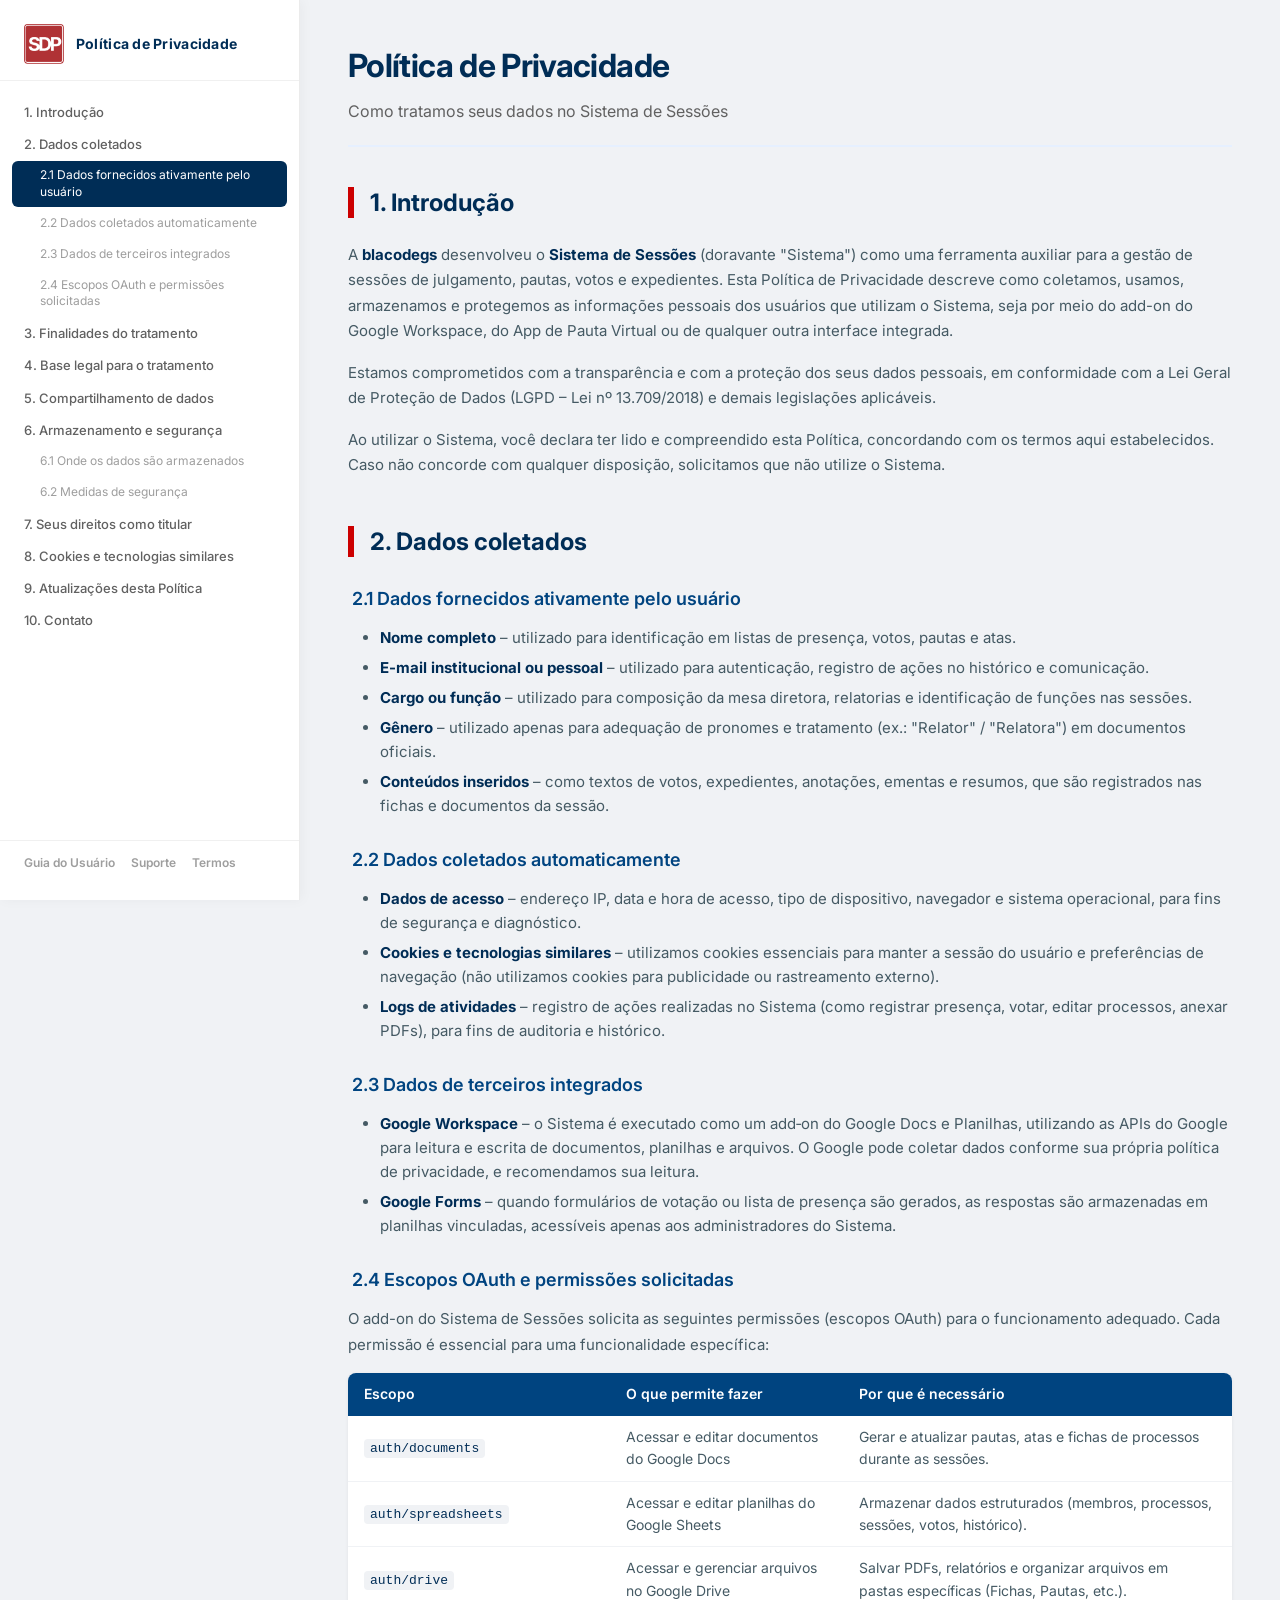
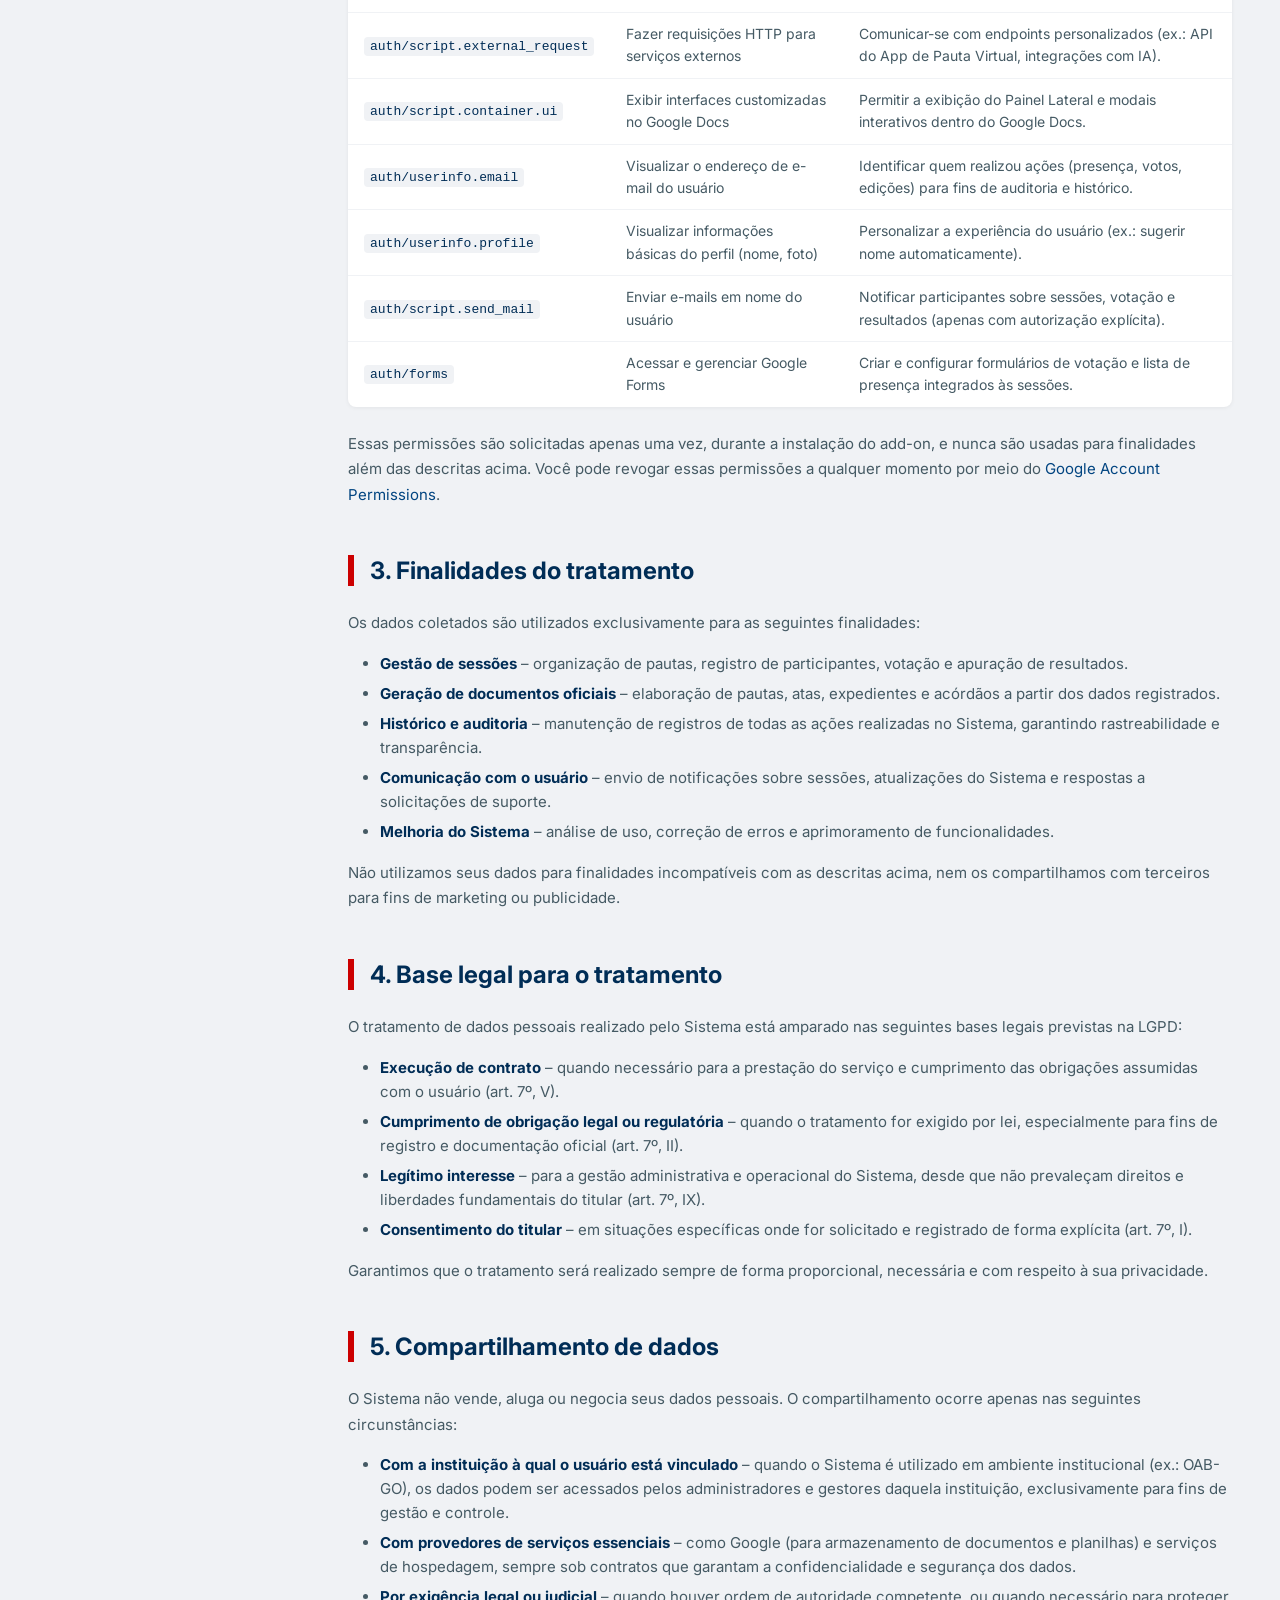
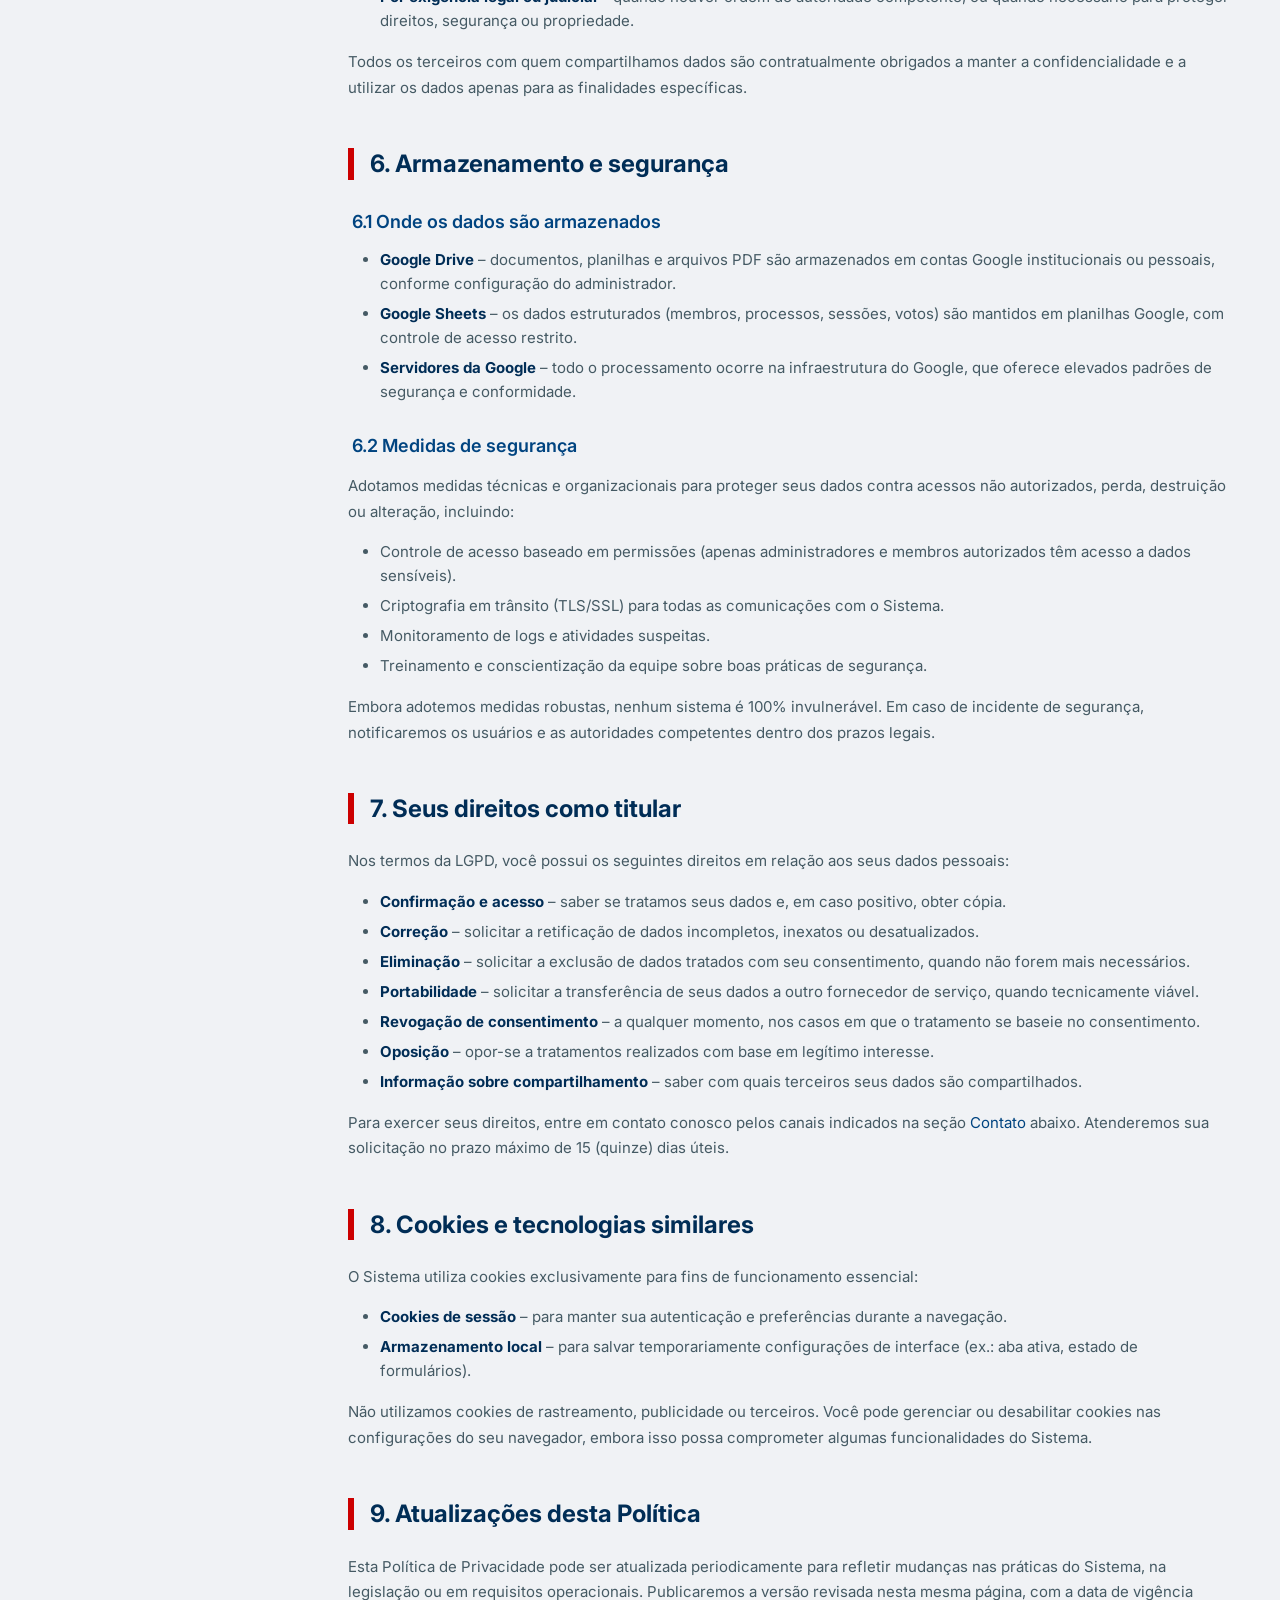
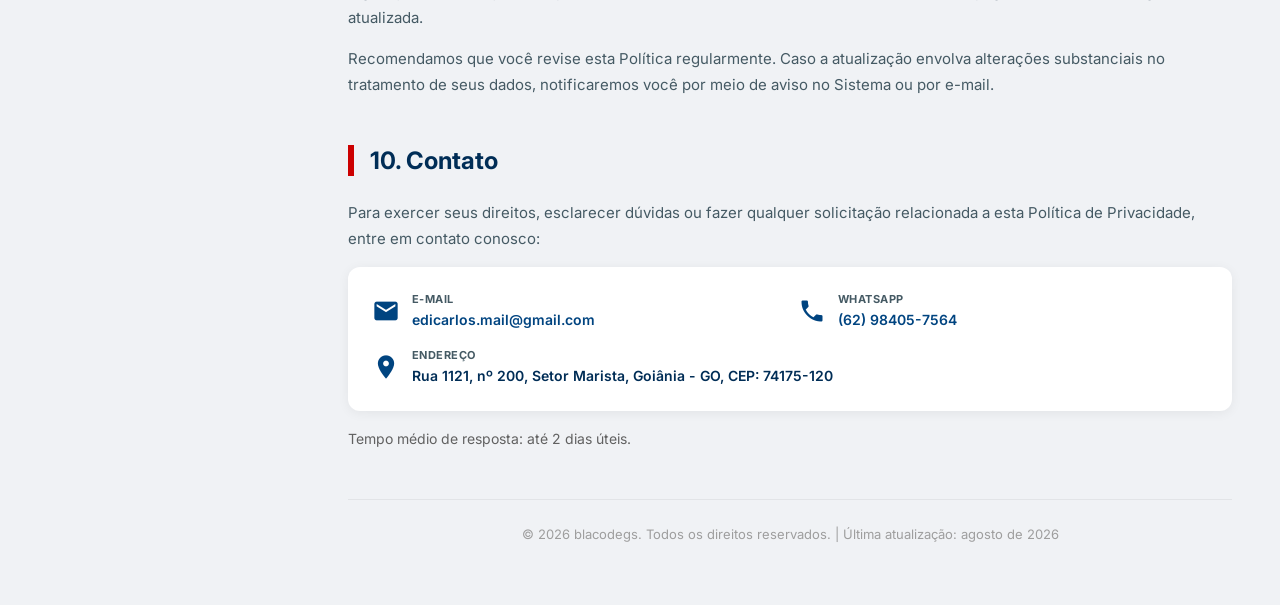
<file: privacy.html>
<!DOCTYPE html>
<html lang="pt-br">
<head>
  <meta charset="UTF-8" />
  <meta name="viewport" content="width=device-width, initial-scale=1.0" />
  <title>Política de Privacidade – Sistema de Sessões</title>
  <link rel="preconnect" href="https://fonts.googleapis.com" />
  <link rel="preconnect" href="https://fonts.gstatic.com" crossorigin />
  <link href="https://fonts.googleapis.com/css2?family=Inter:opsz,wght@14..32,400;14..32,600;14..32,700&display=swap" rel="stylesheet" />
  <link rel="stylesheet" href="https://fonts.googleapis.com/icon?family=Material+Icons" />
  <link rel="stylesheet" href="css/about.css" />
</head>
<body>
  <div class="app">
    <!-- SIDEBAR -->
    <aside class="sidebar" id="sidebar">
      <div class="sidebar-inner">
        <div class="sidebar-header">
          <a href="index.html" style="display:flex; align-items:center; text-decoration:none;">
            <img src="images/logo-sdp-512.png" alt="blacodegs" class="sidebar-logo" />
          </a>
          <span class="sidebar-title">Política de Privacidade</span>
        </div>
        <nav class="sidebar-nav">
          <ul id="navList">
            <!-- gerado via JS -->
          </ul>
        </nav>
        <div class="sidebar-footer">
          <a href="guide.html">Guia do Usuário</a>
          <a href="support.html">Suporte</a>
          <a href="terms.html">Termos</a>
        </div>
      </div>
    </aside>

    <!-- CONTEÚDO PRINCIPAL -->
    <main class="content" id="mainContent">
      <header class="content-header">
        <h1>Política de Privacidade</h1>
        <p class="subtitle">Como tratamos seus dados no Sistema de Sessões</p>
      </header>

      <!-- ==================== SEÇÃO 1 ==================== -->
      <section id="introducao" class="section">
        <h2>1. Introdução</h2>
        <p>A <strong>blacodegs</strong> desenvolveu o <strong>Sistema de Sessões</strong> (doravante "Sistema") como uma ferramenta auxiliar para a gestão de sessões de julgamento, pautas, votos e expedientes. Esta Política de Privacidade descreve como coletamos, usamos, armazenamos e protegemos as informações pessoais dos usuários que utilizam o Sistema, seja por meio do add-on do Google Workspace, do App de Pauta Virtual ou de qualquer outra interface integrada.</p>
        <p>Estamos comprometidos com a transparência e com a proteção dos seus dados pessoais, em conformidade com a Lei Geral de Proteção de Dados (LGPD – Lei nº 13.709/2018) e demais legislações aplicáveis.</p>
        <p>Ao utilizar o Sistema, você declara ter lido e compreendido esta Política, concordando com os termos aqui estabelecidos. Caso não concorde com qualquer disposição, solicitamos que não utilize o Sistema.</p>
      </section>

      <!-- ==================== SEÇÃO 2 ==================== -->
      <section id="dados-coletados" class="section">
        <h2>2. Dados coletados</h2>

        <h3>2.1 Dados fornecidos ativamente pelo usuário</h3>
        <ul>
          <li><strong>Nome completo</strong> – utilizado para identificação em listas de presença, votos, pautas e atas.</li>
          <li><strong>E-mail institucional ou pessoal</strong> – utilizado para autenticação, registro de ações no histórico e comunicação.</li>
          <li><strong>Cargo ou função</strong> – utilizado para composição da mesa diretora, relatorias e identificação de funções nas sessões.</li>
          <li><strong>Gênero</strong> – utilizado apenas para adequação de pronomes e tratamento (ex.: "Relator" / "Relatora") em documentos oficiais.</li>
          <li><strong>Conteúdos inseridos</strong> – como textos de votos, expedientes, anotações, ementas e resumos, que são registrados nas fichas e documentos da sessão.</li>
        </ul>

        <h3>2.2 Dados coletados automaticamente</h3>
        <ul>
          <li><strong>Dados de acesso</strong> – endereço IP, data e hora de acesso, tipo de dispositivo, navegador e sistema operacional, para fins de segurança e diagnóstico.</li>
          <li><strong>Cookies e tecnologias similares</strong> – utilizamos cookies essenciais para manter a sessão do usuário e preferências de navegação (não utilizamos cookies para publicidade ou rastreamento externo).</li>
          <li><strong>Logs de atividades</strong> – registro de ações realizadas no Sistema (como registrar presença, votar, editar processos, anexar PDFs), para fins de auditoria e histórico.</li>
        </ul>

        <h3>2.3 Dados de terceiros integrados</h3>
        <ul>
          <li><strong>Google Workspace</strong> – o Sistema é executado como um add‑on do Google Docs e Planilhas, utilizando as APIs do Google para leitura e escrita de documentos, planilhas e arquivos. O Google pode coletar dados conforme sua própria política de privacidade, e recomendamos sua leitura.</li>
          <li><strong>Google Forms</strong> – quando formulários de votação ou lista de presença são gerados, as respostas são armazenadas em planilhas vinculadas, acessíveis apenas aos administradores do Sistema.</li>
        </ul>

        <h3>2.4 Escopos OAuth e permissões solicitadas</h3>
        <p>O add-on do Sistema de Sessões solicita as seguintes permissões (escopos OAuth) para o funcionamento adequado. Cada permissão é essencial para uma funcionalidade específica:</p>
        <table>
          <thead>
            <tr><th>Escopo</th><th>O que permite fazer</th><th>Por que é necessário</th></tr>
          </thead>
          <tbody>
            <tr>
              <td><code>auth/documents</code></td>
              <td>Acessar e editar documentos do Google Docs</td>
              <td>Gerar e atualizar pautas, atas e fichas de processos durante as sessões.</td>
            </tr>
            <tr>
              <td><code>auth/spreadsheets</code></td>
              <td>Acessar e editar planilhas do Google Sheets</td>
              <td>Armazenar dados estruturados (membros, processos, sessões, votos, histórico).</td>
            </tr>
            <tr>
              <td><code>auth/drive</code></td>
              <td>Acessar e gerenciar arquivos no Google Drive</td>
              <td>Salvar PDFs, relatórios e organizar arquivos em pastas específicas (Fichas, Pautas, etc.).</td>
            </tr>
            <tr>
              <td><code>auth/script.external_request</code></td>
              <td>Fazer requisições HTTP para serviços externos</td>
              <td>Comunicar-se com endpoints personalizados (ex.: API do App de Pauta Virtual, integrações com IA).</td>
            </tr>
            <tr>
              <td><code>auth/script.container.ui</code></td>
              <td>Exibir interfaces customizadas no Google Docs</td>
              <td>Permitir a exibição do Painel Lateral e modais interativos dentro do Google Docs.</td>
            </tr>
            <tr>
              <td><code>auth/userinfo.email</code></td>
              <td>Visualizar o endereço de e-mail do usuário</td>
              <td>Identificar quem realizou ações (presença, votos, edições) para fins de auditoria e histórico.</td>
            </tr>
            <tr>
              <td><code>auth/userinfo.profile</code></td>
              <td>Visualizar informações básicas do perfil (nome, foto)</td>
              <td>Personalizar a experiência do usuário (ex.: sugerir nome automaticamente).</td>
            </tr>
            <tr>
              <td><code>auth/script.send_mail</code></td>
              <td>Enviar e-mails em nome do usuário</td>
              <td>Notificar participantes sobre sessões, votação e resultados (apenas com autorização explícita).</td>
            </tr>
            <tr>
              <td><code>auth/forms</code></td>
              <td>Acessar e gerenciar Google Forms</td>
              <td>Criar e configurar formulários de votação e lista de presença integrados às sessões.</td>
            </tr>
          </tbody>
        </table>
        <p>Essas permissões são solicitadas apenas uma vez, durante a instalação do add-on, e nunca são usadas para finalidades além das descritas acima. Você pode revogar essas permissões a qualquer momento por meio do <a href="https://myaccount.google.com/permissions" target="_blank">Google Account Permissions</a>.</p>
      </section>

      <!-- ==================== SEÇÃO 3 ==================== -->
      <section id="finalidades" class="section">
        <h2>3. Finalidades do tratamento</h2>
        <p>Os dados coletados são utilizados exclusivamente para as seguintes finalidades:</p>
        <ul>
          <li><strong>Gestão de sessões</strong> – organização de pautas, registro de participantes, votação e apuração de resultados.</li>
          <li><strong>Geração de documentos oficiais</strong> – elaboração de pautas, atas, expedientes e acórdãos a partir dos dados registrados.</li>
          <li><strong>Histórico e auditoria</strong> – manutenção de registros de todas as ações realizadas no Sistema, garantindo rastreabilidade e transparência.</li>
          <li><strong>Comunicação com o usuário</strong> – envio de notificações sobre sessões, atualizações do Sistema e respostas a solicitações de suporte.</li>
          <li><strong>Melhoria do Sistema</strong> – análise de uso, correção de erros e aprimoramento de funcionalidades.</li>
        </ul>
        <p>Não utilizamos seus dados para finalidades incompatíveis com as descritas acima, nem os compartilhamos com terceiros para fins de marketing ou publicidade.</p>
      </section>

      <!-- ==================== SEÇÃO 4 ==================== -->
      <section id="base-legal" class="section">
        <h2>4. Base legal para o tratamento</h2>
        <p>O tratamento de dados pessoais realizado pelo Sistema está amparado nas seguintes bases legais previstas na LGPD:</p>
        <ul>
          <li><strong>Execução de contrato</strong> – quando necessário para a prestação do serviço e cumprimento das obrigações assumidas com o usuário (art. 7º, V).</li>
          <li><strong>Cumprimento de obrigação legal ou regulatória</strong> – quando o tratamento for exigido por lei, especialmente para fins de registro e documentação oficial (art. 7º, II).</li>
          <li><strong>Legítimo interesse</strong> – para a gestão administrativa e operacional do Sistema, desde que não prevaleçam direitos e liberdades fundamentais do titular (art. 7º, IX).</li>
          <li><strong>Consentimento do titular</strong> – em situações específicas onde for solicitado e registrado de forma explícita (art. 7º, I).</li>
        </ul>
        <p>Garantimos que o tratamento será realizado sempre de forma proporcional, necessária e com respeito à sua privacidade.</p>
      </section>

      <!-- ==================== SEÇÃO 5 ==================== -->
      <section id="compartilhamento" class="section">
        <h2>5. Compartilhamento de dados</h2>
        <p>O Sistema não vende, aluga ou negocia seus dados pessoais. O compartilhamento ocorre apenas nas seguintes circunstâncias:</p>
        <ul>
          <li><strong>Com a instituição à qual o usuário está vinculado</strong> – quando o Sistema é utilizado em ambiente institucional (ex.: OAB-GO), os dados podem ser acessados pelos administradores e gestores daquela instituição, exclusivamente para fins de gestão e controle.</li>
          <li><strong>Com provedores de serviços essenciais</strong> – como Google (para armazenamento de documentos e planilhas) e serviços de hospedagem, sempre sob contratos que garantam a confidencialidade e segurança dos dados.</li>
          <li><strong>Por exigência legal ou judicial</strong> – quando houver ordem de autoridade competente, ou quando necessário para proteger direitos, segurança ou propriedade.</li>
        </ul>
        <p>Todos os terceiros com quem compartilhamos dados são contratualmente obrigados a manter a confidencialidade e a utilizar os dados apenas para as finalidades específicas.</p>
      </section>

      <!-- ==================== SEÇÃO 6 ==================== -->
      <section id="armazenamento" class="section">
        <h2>6. Armazenamento e segurança</h2>
        <h3>6.1 Onde os dados são armazenados</h3>
        <ul>
          <li><strong>Google Drive</strong> – documentos, planilhas e arquivos PDF são armazenados em contas Google institucionais ou pessoais, conforme configuração do administrador.</li>
          <li><strong>Google Sheets</strong> – os dados estruturados (membros, processos, sessões, votos) são mantidos em planilhas Google, com controle de acesso restrito.</li>
          <li><strong>Servidores da Google</strong> – todo o processamento ocorre na infraestrutura do Google, que oferece elevados padrões de segurança e conformidade.</li>
        </ul>

        <h3>6.2 Medidas de segurança</h3>
        <p>Adotamos medidas técnicas e organizacionais para proteger seus dados contra acessos não autorizados, perda, destruição ou alteração, incluindo:</p>
        <ul>
          <li>Controle de acesso baseado em permissões (apenas administradores e membros autorizados têm acesso a dados sensíveis).</li>
          <li>Criptografia em trânsito (TLS/SSL) para todas as comunicações com o Sistema.</li>
          <li>Monitoramento de logs e atividades suspeitas.</li>
          <li>Treinamento e conscientização da equipe sobre boas práticas de segurança.</li>
        </ul>
        <p>Embora adotemos medidas robustas, nenhum sistema é 100% invulnerável. Em caso de incidente de segurança, notificaremos os usuários e as autoridades competentes dentro dos prazos legais.</p>
      </section>

      <!-- ==================== SEÇÃO 7 ==================== -->
      <section id="direitos" class="section">
        <h2>7. Seus direitos como titular</h2>
        <p>Nos termos da LGPD, você possui os seguintes direitos em relação aos seus dados pessoais:</p>
        <ul>
          <li><strong>Confirmação e acesso</strong> – saber se tratamos seus dados e, em caso positivo, obter cópia.</li>
          <li><strong>Correção</strong> – solicitar a retificação de dados incompletos, inexatos ou desatualizados.</li>
          <li><strong>Eliminação</strong> – solicitar a exclusão de dados tratados com seu consentimento, quando não forem mais necessários.</li>
          <li><strong>Portabilidade</strong> – solicitar a transferência de seus dados a outro fornecedor de serviço, quando tecnicamente viável.</li>
          <li><strong>Revogação de consentimento</strong> – a qualquer momento, nos casos em que o tratamento se baseie no consentimento.</li>
          <li><strong>Oposição</strong> – opor-se a tratamentos realizados com base em legítimo interesse.</li>
          <li><strong>Informação sobre compartilhamento</strong> – saber com quais terceiros seus dados são compartilhados.</li>
        </ul>
        <p>Para exercer seus direitos, entre em contato conosco pelos canais indicados na seção <a href="#contato">Contato</a> abaixo. Atenderemos sua solicitação no prazo máximo de 15 (quinze) dias úteis.</p>
      </section>

      <!-- ==================== SEÇÃO 8 ==================== -->
      <section id="cookies" class="section">
        <h2>8. Cookies e tecnologias similares</h2>
        <p>O Sistema utiliza cookies exclusivamente para fins de funcionamento essencial:</p>
        <ul>
          <li><strong>Cookies de sessão</strong> – para manter sua autenticação e preferências durante a navegação.</li>
          <li><strong>Armazenamento local</strong> – para salvar temporariamente configurações de interface (ex.: aba ativa, estado de formulários).</li>
        </ul>
        <p>Não utilizamos cookies de rastreamento, publicidade ou terceiros. Você pode gerenciar ou desabilitar cookies nas configurações do seu navegador, embora isso possa comprometer algumas funcionalidades do Sistema.</p>
      </section>

      <!-- ==================== SEÇÃO 9 ==================== -->
      <section id="alteracoes" class="section">
        <h2>9. Atualizações desta Política</h2>
        <p>Esta Política de Privacidade pode ser atualizada periodicamente para refletir mudanças nas práticas do Sistema, na legislação ou em requisitos operacionais. Publicaremos a versão revisada nesta mesma página, com a data de vigência atualizada.</p>
        <p>Recomendamos que você revise esta Política regularmente. Caso a atualização envolva alterações substanciais no tratamento de seus dados, notificaremos você por meio de aviso no Sistema ou por e-mail.</p>
      </section>

      <!-- ==================== SEÇÃO 10 ==================== -->
      <section id="contato" class="section">
        <h2>10. Contato</h2>
        <p>Para exercer seus direitos, esclarecer dúvidas ou fazer qualquer solicitação relacionada a esta Política de Privacidade, entre em contato conosco:</p>

        <div style="background:var(--oab-branco);border-radius:12px;padding:24px;margin-top:16px;box-shadow:0 2px 12px rgba(0,0,0,0.06);">
          <div style="display:grid;grid-template-columns:1fr 1fr;gap:16px;">
            <div style="display:flex;align-items:center;gap:12px;">
              <i class="material-icons" style="font-size:28px;color:var(--oab-azul);">email</i>
              <div>
                <div style="font-size:11px;font-weight:700;text-transform:uppercase;color:var(--oab-cinza-label);letter-spacing:0.04em;">E-mail</div>
                <div style="font-size:14px;font-weight:600;color:var(--oab-azul-escuro);"><a href="mailto:edicarlos.mail@gmail.com">edicarlos.mail@gmail.com</a></div>
              </div>
            </div>
            <div style="display:flex;align-items:center;gap:12px;">
              <i class="material-icons" style="font-size:28px;color:var(--oab-azul);">phone</i>
              <div>
                <div style="font-size:11px;font-weight:700;text-transform:uppercase;color:var(--oab-cinza-label);letter-spacing:0.04em;">WhatsApp</div>
                <div style="font-size:14px;font-weight:600;color:var(--oab-azul-escuro);"><a href="https://wa.me/5562984057564" target="_blank">(62) 98405-7564</a></div>
              </div>
            </div>
            <div style="display:flex;align-items:center;gap:12px;grid-column:1 / -1;">
              <i class="material-icons" style="font-size:28px;color:var(--oab-azul);">location_on</i>
              <div>
                <div style="font-size:11px;font-weight:700;text-transform:uppercase;color:var(--oab-cinza-label);letter-spacing:0.04em;">Endereço</div>
                <div style="font-size:14px;font-weight:600;color:var(--oab-azul-escuro);">Rua 1121, nº 200, Setor Marista, Goiânia - GO, CEP: 74175-120</div>
              </div>
            </div>
          </div>
        </div>

        <p style="margin-top:16px;font-size:14px;color:var(--oab-cinza-forte);">Tempo médio de resposta: até 2 dias úteis.</p>
      </section>

      <footer class="content-footer">
        <p>© 2026 blacodegs. Todos os direitos reservados. | Última atualização: <span id="dataAtualizacao">agosto de 2026</span></p>
      </footer>
    </main>
  </div>

  <script>
    (function() {
      // Gera o sumário dinâmico a partir dos títulos das seções
      const navList = document.getElementById('navList');
      const sections = document.querySelectorAll('.section');
      const items = [];

      sections.forEach(section => {
        const id = section.id;
        const h2 = section.querySelector('h2');
        if (h2) {
          items.push({ id, text: h2.textContent, level: 2 });
        }
        const h3s = section.querySelectorAll('h3');
        h3s.forEach(h3 => {
          let h3Id = h3.id;
          if (!h3Id) {
            h3Id = h3.textContent.trim().toLowerCase().replace(/\s+/g, '-').replace(/[^a-z0-9-]/g, '');
            h3.id = h3Id;
          }
          items.push({ id: h3Id, text: h3.textContent, level: 3 });
        });
      });

      let html = '';
      items.forEach(item => {
        html += `<li class="nav-item level-${item.level}"><a href="#${item.id}" data-target="${item.id}">${item.text}</a></li>`;
      });
      navList.innerHTML = html;

      const navLinks = navList.querySelectorAll('a');

      function updateActiveLink(id) {
        navLinks.forEach(link => {
          link.classList.toggle('active', link.getAttribute('data-target') === id);
        });
      }

      // Scrollspy baseado na posição dos elementos
      function onScroll() {
        let currentId = null;
        let minDist = Infinity;
        const targets = document.querySelectorAll('.section h2, .section h3');
        const scrollTop = window.scrollY + 80;

        targets.forEach(el => {
          if (!el.id) return;
          const rect = el.getBoundingClientRect();
          const dist = Math.abs(rect.top);
          if (dist < minDist) {
            minDist = dist;
            currentId = el.id;
          }
        });

        if (currentId) {
          updateActiveLink(currentId);
        }
      }

      let ticking = false;
      window.addEventListener('scroll', () => {
        if (!ticking) {
          window.requestAnimationFrame(() => {
            onScroll();
            ticking = false;
          });
          ticking = true;
        }
      });

      // Clique nos links: ativa imediatamente e rola suavemente
      navLinks.forEach(link => {
        link.addEventListener('click', (e) => {
          e.preventDefault();
          const targetId = link.getAttribute('data-target');
          const target = document.getElementById(targetId);
          if (target) {
            updateActiveLink(targetId);
            target.scrollIntoView({ behavior: 'smooth' });
          }
        });
      });

      // Inicializa com o primeiro item
      const firstSection = document.querySelector('.section');
      if (firstSection) {
        updateActiveLink(firstSection.id);
      }
      setTimeout(onScroll, 150);
    })();
  </script>
</body>
</html>
</file>
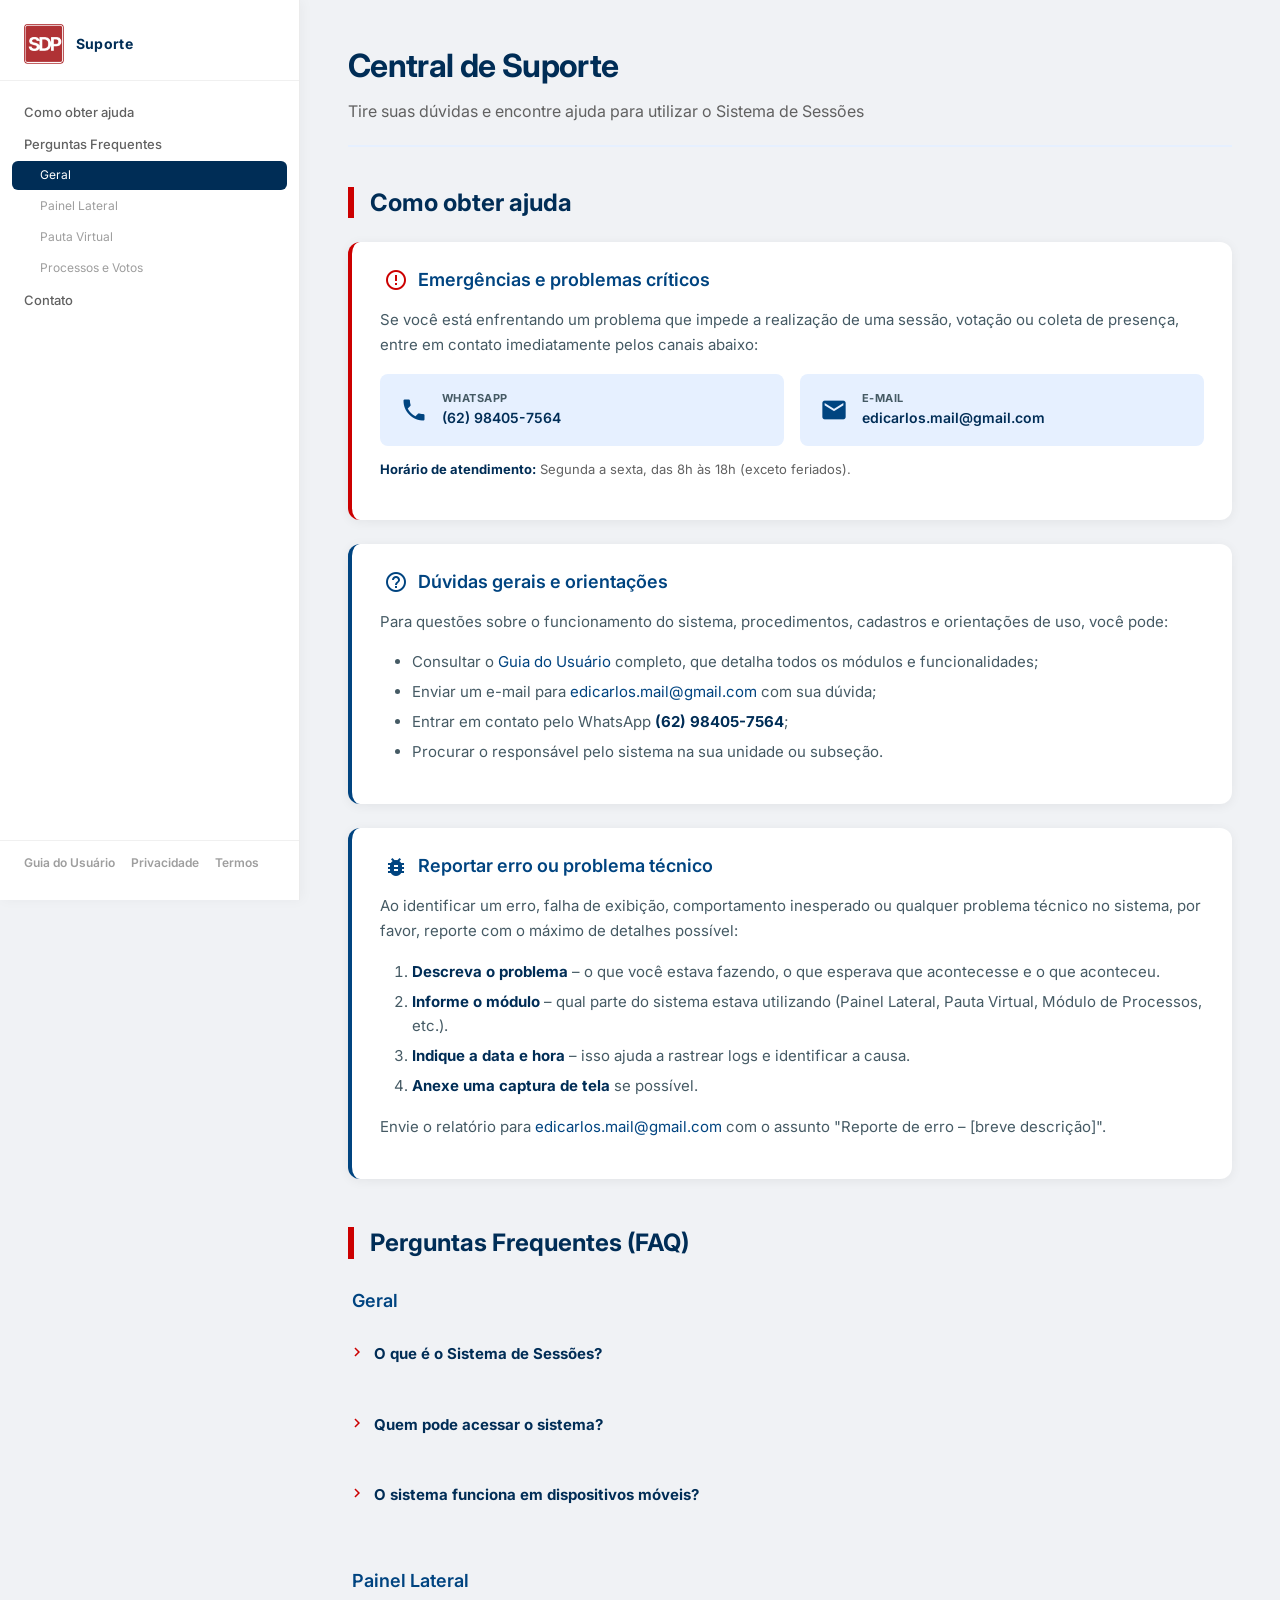
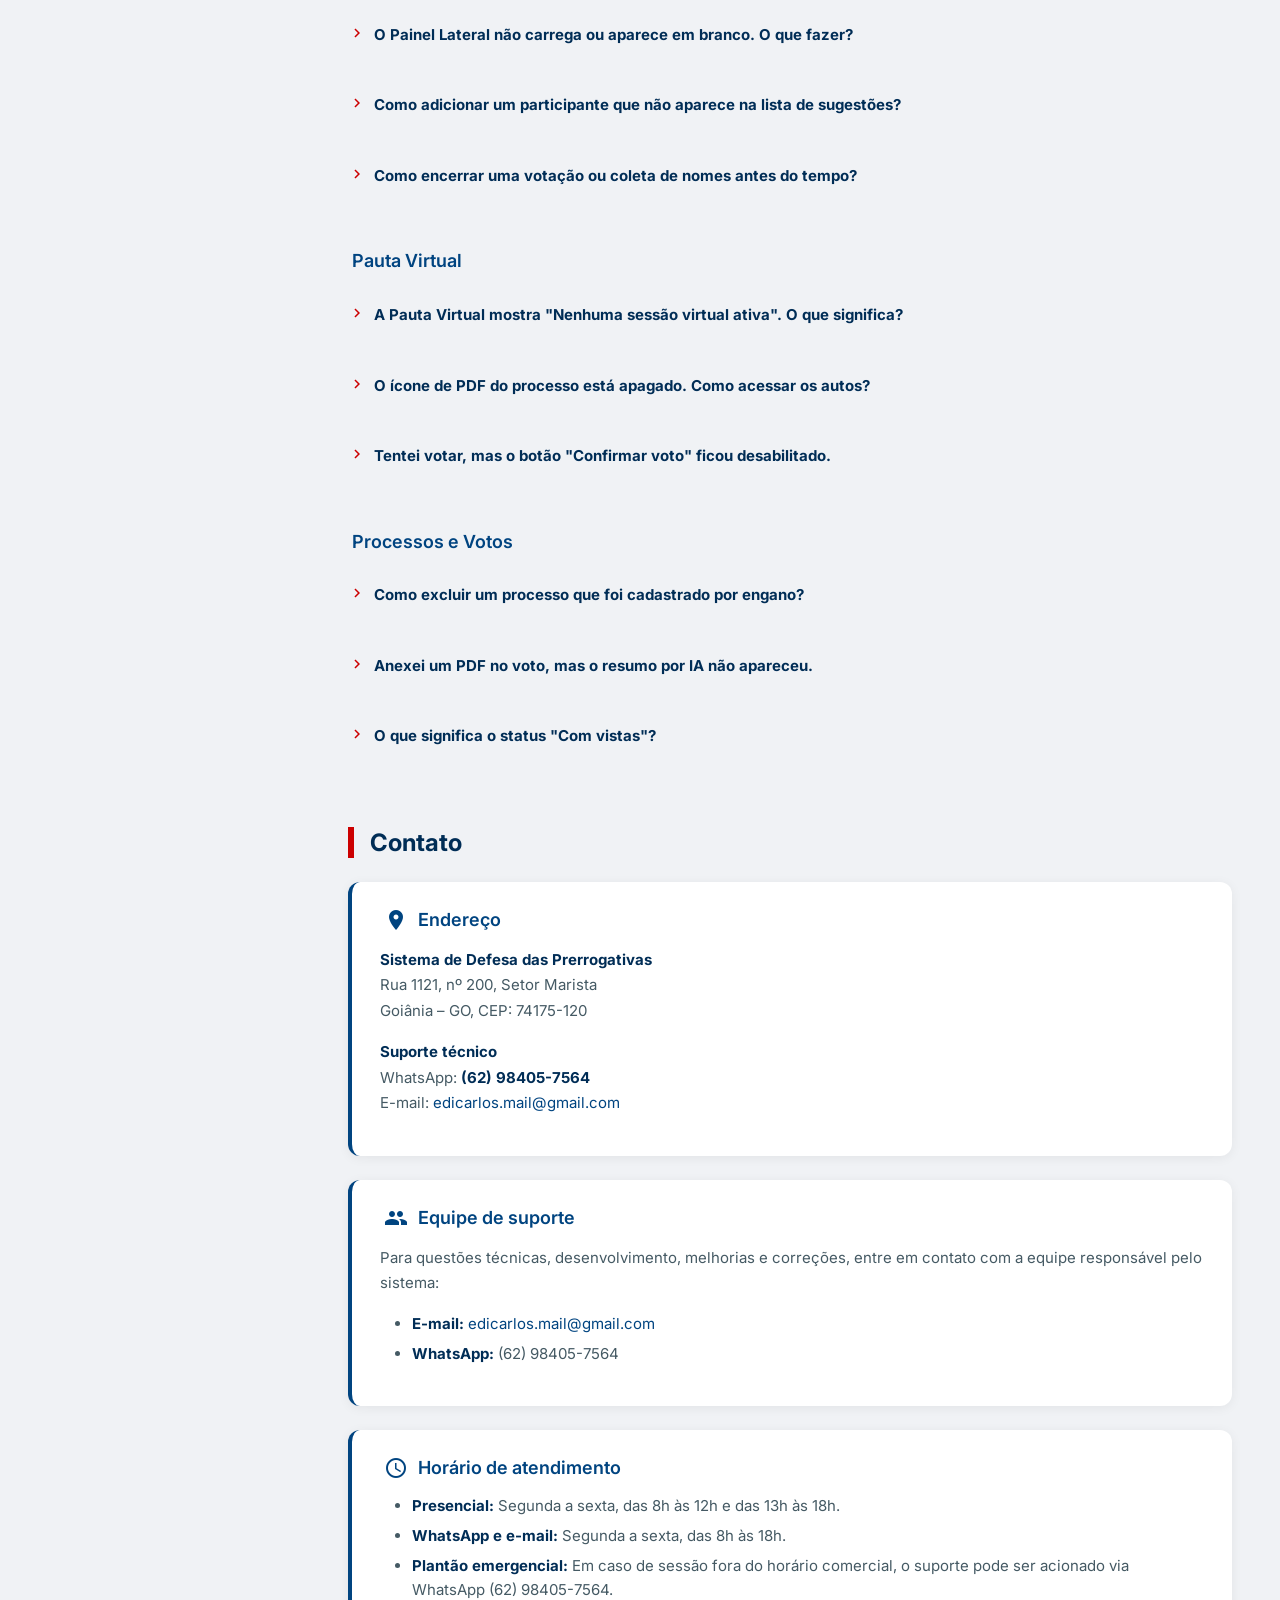
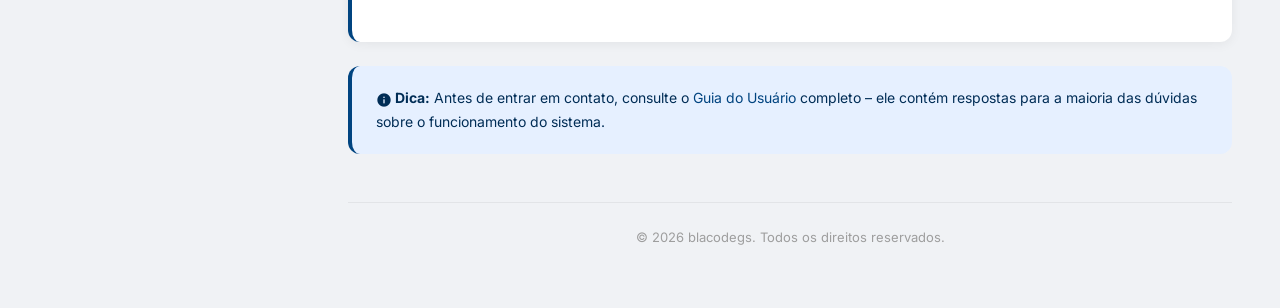
<file: support.html>
<!DOCTYPE html>
<html lang="pt-br">
<head>
  <meta charset="UTF-8" />
  <meta name="viewport" content="width=device-width, initial-scale=1.0" />
  <title>Suporte – Sistema de Sessões</title>
  <link rel="preconnect" href="https://fonts.googleapis.com" />
  <link rel="preconnect" href="https://fonts.gstatic.com" crossorigin />
  <link href="https://fonts.googleapis.com/css2?family=Inter:opsz,wght@14..32,400;14..32,600;14..32,700&display=swap" rel="stylesheet" />
  <link rel="stylesheet" href="https://fonts.googleapis.com/icon?family=Material+Icons" />
  <link rel="stylesheet" href="css/about.css" />
</head>
<body>
  <div class="app">
    <!-- SIDEBAR -->
    <aside class="sidebar" id="sidebar">
      <div class="sidebar-inner">
        <div class="sidebar-header">
          <a href="index.html" style="display:flex; align-items:center; text-decoration:none;">
            <img src="images/logo-sdp-512.png" alt="blacodegs" class="sidebar-logo" />
          </a>
          <span class="sidebar-title">Suporte</span>
        </div>
        <nav class="sidebar-nav">
          <ul>
            <li class="nav-item level-2"><a href="#ajuda" data-target="ajuda">Como obter ajuda</a></li>
            <li class="nav-item level-2"><a href="#faq" data-target="faq">Perguntas Frequentes</a></li>
            <li class="nav-item level-3"><a href="#faq-geral" data-target="faq-geral">Geral</a></li>
            <li class="nav-item level-3"><a href="#faq-painel" data-target="faq-painel">Painel Lateral</a></li>
            <li class="nav-item level-3"><a href="#faq-pauta" data-target="faq-pauta">Pauta Virtual</a></li>
            <li class="nav-item level-3"><a href="#faq-processos" data-target="faq-processos">Processos e Votos</a></li>
            <li class="nav-item level-2"><a href="#contato" data-target="contato">Contato</a></li>
          </ul>
        </nav>
        <div class="sidebar-footer">
          <a href="guide.html">Guia do Usuário</a>
          <a href="privacy.html">Privacidade</a>
          <a href="terms.html">Termos</a>
        </div>
      </div>
    </aside>

    <!-- CONTEÚDO PRINCIPAL -->
    <main class="content" id="mainContent">
      <header class="content-header">
        <h1>Central de Suporte</h1>
        <p class="subtitle">Tire suas dúvidas e encontre ajuda para utilizar o Sistema de Sessões</p>
      </header>

      <!-- ==================== SEÇÃO 1: COMO OBTER AJUDA ==================== -->
      <section id="ajuda" class="section">
        <h2>Como obter ajuda</h2>

        <div class="support-card urgent">
          <h3><i class="material-icons">error_outline</i> Emergências e problemas críticos</h3>
          <p>Se você está enfrentando um problema que impede a realização de uma sessão, votação ou coleta de presença, entre em contato imediatamente pelos canais abaixo:</p>
          <div class="contact-grid">
            <div class="contact-item">
              <i class="material-icons">phone</i>
              <div class="info">
                <span class="label">WhatsApp</span>
                <span class="value"><a href="https://wa.me/5562984057564" target="_blank">(62) 98405-7564</a></span>
              </div>
            </div>
            <div class="contact-item">
              <i class="material-icons">email</i>
              <div class="info">
                <span class="label">E-mail</span>
                <span class="value"><a href="mailto:edicarlos.mail@gmail.com">edicarlos.mail@gmail.com</a></span>
              </div>
            </div>
          </div>
          <p style="margin-top:12px;font-size:13px;color:var(--oab-cinza-forte);"><strong>Horário de atendimento:</strong> Segunda a sexta, das 8h às 18h (exceto feriados).</p>
        </div>

        <div class="support-card">
          <h3><i class="material-icons">help_outline</i> Dúvidas gerais e orientações</h3>
          <p>Para questões sobre o funcionamento do sistema, procedimentos, cadastros e orientações de uso, você pode:</p>
          <ul>
            <li>Consultar o <a href="guide.html">Guia do Usuário</a> completo, que detalha todos os módulos e funcionalidades;</li>
            <li>Enviar um e-mail para <a href="mailto:edicarlos.mail@gmail.com">edicarlos.mail@gmail.com</a> com sua dúvida;</li>
            <li>Entrar em contato pelo WhatsApp <strong>(62) 98405-7564</strong>;</li>
            <li>Procurar o responsável pelo sistema na sua unidade ou subseção.</li>
          </ul>
        </div>

        <div class="support-card">
          <h3><i class="material-icons">bug_report</i> Reportar erro ou problema técnico</h3>
          <p>Ao identificar um erro, falha de exibição, comportamento inesperado ou qualquer problema técnico no sistema, por favor, reporte com o máximo de detalhes possível:</p>
          <ol>
            <li><strong>Descreva o problema</strong> – o que você estava fazendo, o que esperava que acontecesse e o que aconteceu.</li>
            <li><strong>Informe o módulo</strong> – qual parte do sistema estava utilizando (Painel Lateral, Pauta Virtual, Módulo de Processos, etc.).</li>
            <li><strong>Indique a data e hora</strong> – isso ajuda a rastrear logs e identificar a causa.</li>
            <li><strong>Anexe uma captura de tela</strong> se possível.</li>
          </ol>
          <p>Envie o relatório para <a href="mailto:edicarlos.mail@gmail.com">edicarlos.mail@gmail.com</a> com o assunto "Reporte de erro – [breve descrição]".</p>
        </div>
      </section>

      <!-- ==================== SEÇÃO 2: FAQ ==================== -->
      <section id="faq" class="section">
        <h2>Perguntas Frequentes (FAQ)</h2>

        <!-- Subseção: Geral -->
        <h3 id="faq-geral">Geral</h3>

        <div class="faq-item">
          <p class="faq-question" onclick="toggleFaq(this)">
            <i class="material-icons">chevron_right</i> O que é o Sistema de Sessões?
          </p>
          <div class="faq-answer">
            <p>É um sistema que auxilia na gestão de sessões de julgamento, permitindo o registro de pautas, votos, participantes e geração de atas e expedientes de forma automatizada.</p>
          </div>
        </div>

        <div class="faq-item">
          <p class="faq-question" onclick="toggleFaq(this)">
            <i class="material-icons">chevron_right</i> Quem pode acessar o sistema?
          </p>
          <div class="faq-answer">
            <p>O sistema é restrito a membros autorizados, funcionários e demais colaboradores. O acesso é feito via Google Workspace com credenciais institucionais ou por links específicos fornecidos pela administração.</p>
          </div>
        </div>

        <div class="faq-item">
          <p class="faq-question" onclick="toggleFaq(this)">
            <i class="material-icons">chevron_right</i> O sistema funciona em dispositivos móveis?
          </p>
          <div class="faq-answer">
            <p>Sim! O App de Pauta Virtual foi desenvolvido para ser responsivo e funciona perfeitamente em smartphones e tablets, com versões para Android e iOS. Você também pode instalar o app na tela inicial do seu dispositivo.</p>
          </div>
        </div>

        <!-- Subseção: Painel Lateral -->
        <h3 id="faq-painel">Painel Lateral</h3>

        <div class="faq-item">
          <p class="faq-question" onclick="toggleFaq(this)">
            <i class="material-icons">chevron_right</i> O Painel Lateral não carrega ou aparece em branco. O que fazer?
          </p>
          <div class="faq-answer">
            <p>Verifique se você está com a extensão instalada e se o documento do Google Docs é o correto. Caso o problema persista, tente:</p>
            <ol>
              <li>Atualizar a página (F5);</li>
              <li>Reabrir o painel pelo menu <strong>Extensões &gt; SDP &gt; Abrir painel lateral</strong>;</li>
              <li>Sair e entrar novamente na sua conta Google;</li>
              <li>Verificar se o escopo de autorizações foi concedido.</li>
            </ol>
          </div>
        </div>

        <div class="faq-item">
          <p class="faq-question" onclick="toggleFaq(this)">
            <i class="material-icons">chevron_right</i> Como adicionar um participante que não aparece na lista de sugestões?
          </p>
          <div class="faq-answer">
            <p>O autocomplete sugere apenas membros cadastrados no sistema. Se o participante não aparecer, acesse o <strong>Módulo de Membros</strong> e cadastre-o primeiro. Depois, volte ao Painel Lateral e digite novamente o nome.</p>
          </div>
        </div>

        <div class="faq-item">
          <p class="faq-question" onclick="toggleFaq(this)">
            <i class="material-icons">chevron_right</i> Como encerrar uma votação ou coleta de nomes antes do tempo?
          </p>
          <div class="faq-answer">
            <p>No Painel Lateral, localize o botão correspondente (que estará vermelho, indicando atividade ativa) e clique em <strong>Encerrar votação</strong> ou <strong>Encerrar coleta de nomes</strong>. A atividade será interrompida imediatamente.</p>
          </div>
        </div>

        <!-- Subseção: Pauta Virtual -->
        <h3 id="faq-pauta">Pauta Virtual</h3>

        <div class="faq-item">
          <p class="faq-question" onclick="toggleFaq(this)">
            <i class="material-icons">chevron_right</i> A Pauta Virtual mostra "Nenhuma sessão virtual ativa". O que significa?
          </p>
          <div class="faq-answer">
            <p>Significa que o presidente da sessão ainda não iniciou a sessão virtual no Painel Lateral. Aguarde a ativação ou entre em contato com a mesa diretora para iniciar.</p>
          </div>
        </div>

        <div class="faq-item">
          <p class="faq-question" onclick="toggleFaq(this)">
            <i class="material-icons">chevron_right</i> O ícone de PDF do processo está apagado. Como acessar os autos?
          </p>
          <div class="faq-answer">
            <p>O ícone apagado indica que o documento completo do processo ainda não foi disponibilizado na pasta de autos digitais. Entre em contato com a administração para solicitar o envio do arquivo.</p>
          </div>
        </div>

        <div class="faq-item">
          <p class="faq-question" onclick="toggleFaq(this)">
            <i class="material-icons">chevron_right</i> Tentei votar, mas o botão "Confirmar voto" ficou desabilitado.
          </p>
          <div class="faq-answer">
            <p>Certifique-se de que você selecionou seu nome na lista e escolheu uma opção de voto. Se ambos estiverem preenchidos e o botão continuar desabilitado, recarregue a página e tente novamente. Se o problema persistir, reporte à equipe de suporte.</p>
          </div>
        </div>

        <!-- Subseção: Processos e Votos -->
        <h3 id="faq-processos">Processos e Votos</h3>

        <div class="faq-item">
          <p class="faq-question" onclick="toggleFaq(this)">
            <i class="material-icons">chevron_right</i> Como excluir um processo que foi cadastrado por engano?
          </p>
          <div class="faq-answer">
            <p>No <strong>Módulo de Processos</strong>, localize o processo. Se ele não estiver vinculado a nenhuma pauta (ficha de votação), você poderá excluí-lo clicando no ícone de lixeira. Se estiver vinculado, primeiro remova-o da pauta ou exclua a ficha correspondente.</p>
          </div>
        </div>

        <div class="faq-item">
          <p class="faq-question" onclick="toggleFaq(this)">
            <i class="material-icons">chevron_right</i> Anexei um PDF no voto, mas o resumo por IA não apareceu.
          </p>
          <div class="faq-answer">
            <p>Após o upload do PDF, o sistema pergunta se você deseja gerar o resumo. Se você respondeu "Não" ou a janela não apareceu, você pode tentar novamente:</p>
            <ol>
              <li>Abra o voto no modal de gerenciamento;</li>
              <li>Remova o PDF anexado (clique no ícone de lixeira);</li>
              <li>Reanexe o PDF e aguarde a pergunta;</li>
              <li>Clique em <strong>Gerar resumo</strong>.</li>
            </ol>
          </div>
        </div>

        <div class="faq-item">
          <p class="faq-question" onclick="toggleFaq(this)">
            <i class="material-icons">chevron_right</i> O que significa o status "Com vistas"?
          </p>
          <div class="faq-answer">
            <p>O status "Com vistas" indica que um pedido de vista foi solicitado por um membro do colegiado e o julgamento do processo foi suspenso para análise. O sistema registra automaticamente essa movimentação no histórico e na ficha do processo.</p>
          </div>
        </div>
      </section>

      <!-- ==================== SEÇÃO 3: CONTATO ==================== -->
      <section id="contato" class="section">
        <h2>Contato</h2>

        <div class="support-card">
          <h3><i class="material-icons">location_on</i> Endereço</h3>
          <p><strong>Sistema de Defesa das Prerrogativas</strong><br />
          Rua 1121, nº 200, Setor Marista<br />
          Goiânia – GO, CEP: 74175-120</p>
          <p><strong>Suporte técnico</strong><br />
          WhatsApp: <a href="https://wa.me/5562984057564" target="_blank"><strong>(62) 98405-7564</strong></a><br />
          E-mail: <a href="mailto:edicarlos.mail@gmail.com">edicarlos.mail@gmail.com</a></p>
        </div>

        <div class="support-card">
          <h3><i class="material-icons">people</i> Equipe de suporte</h3>
          <p>Para questões técnicas, desenvolvimento, melhorias e correções, entre em contato com a equipe responsável pelo sistema:</p>
          <ul>
            <li><strong>E-mail:</strong> <a href="mailto:edicarlos.mail@gmail.com">edicarlos.mail@gmail.com</a></li>
            <li><strong>WhatsApp:</strong> (62) 98405-7564</li>
          </ul>
        </div>

        <div class="support-card">
          <h3><i class="material-icons">schedule</i> Horário de atendimento</h3>
          <ul>
            <li><strong>Presencial:</strong> Segunda a sexta, das 8h às 12h e das 13h às 18h.</li>
            <li><strong>WhatsApp e e-mail:</strong> Segunda a sexta, das 8h às 18h.</li>
            <li><strong>Plantão emergencial:</strong> Em caso de sessão fora do horário comercial, o suporte pode ser acionado via WhatsApp (62) 98405-7564.</li>
          </ul>
        </div>

        <div style="background:var(--oab-azul-suave);border-radius:12px;padding:20px 24px;margin-top:24px;border-left:4px solid var(--oab-azul);">
          <p style="margin:0;font-size:14px;color:var(--oab-azul-escuro);">
            <strong><i class="material-icons" style="font-size:16px;vertical-align:middle;">info</i> Dica:</strong>
            Antes de entrar em contato, consulte o <a href="guide.html">Guia do Usuário</a> completo – ele contém respostas para a maioria das dúvidas sobre o funcionamento do sistema.
          </p>
        </div>
      </section>

      <footer class="content-footer">
        <p>© 2026 blacodegs. Todos os direitos reservados.</p>
      </footer>
    </main>
  </div>

  <script>
    // Toggle FAQ (expande/recolhe resposta)
    function toggleFaq(el) {
      const answer = el.nextElementSibling;
      const icon = el.querySelector('i');
      if (answer) {
        answer.classList.toggle('open');
        if (answer.classList.contains('open')) {
          icon.textContent = 'expand_more';
        } else {
          icon.textContent = 'chevron_right';
        }
      }
    }

    // Scrollspy simples para o sumário
    (function() {
      const navLinks = document.querySelectorAll('.sidebar-nav a');
      
      function updateActiveLink(id) {
        navLinks.forEach(link => {
          link.classList.toggle('active', link.getAttribute('data-target') === id);
        });
      }

      const targets = document.querySelectorAll('.section h2, .section h3');
      function onScroll() {
        let currentId = null;
        let minDist = Infinity;
        const scrollTop = window.scrollY + 80;
        targets.forEach(el => {
          if (!el.id) return;
          const rect = el.getBoundingClientRect();
          const dist = Math.abs(rect.top);
          if (dist < minDist) {
            minDist = dist;
            currentId = el.id;
          }
        });
        if (currentId) {
          updateActiveLink(currentId);
        }
      }

      let ticking = false;
      window.addEventListener('scroll', () => {
        if (!ticking) {
          window.requestAnimationFrame(() => {
            onScroll();
            ticking = false;
          });
          ticking = true;
        }
      });

      navLinks.forEach(link => {
        link.addEventListener('click', (e) => {
          e.preventDefault();
          const targetId = link.getAttribute('data-target');
          const target = document.getElementById(targetId);
          if (target) {
            updateActiveLink(targetId);
            target.scrollIntoView({ behavior: 'smooth' });
          }
        });
      });

      const firstSection = document.querySelector('.section');
      if (firstSection) {
        const firstId = firstSection.id;
        navLinks.forEach(link => {
          if (link.getAttribute('data-target') === firstId) {
            link.classList.add('active');
          }
        });
      }
      setTimeout(onScroll, 200);
    })();
  </script>
</body>
</html>
</file>
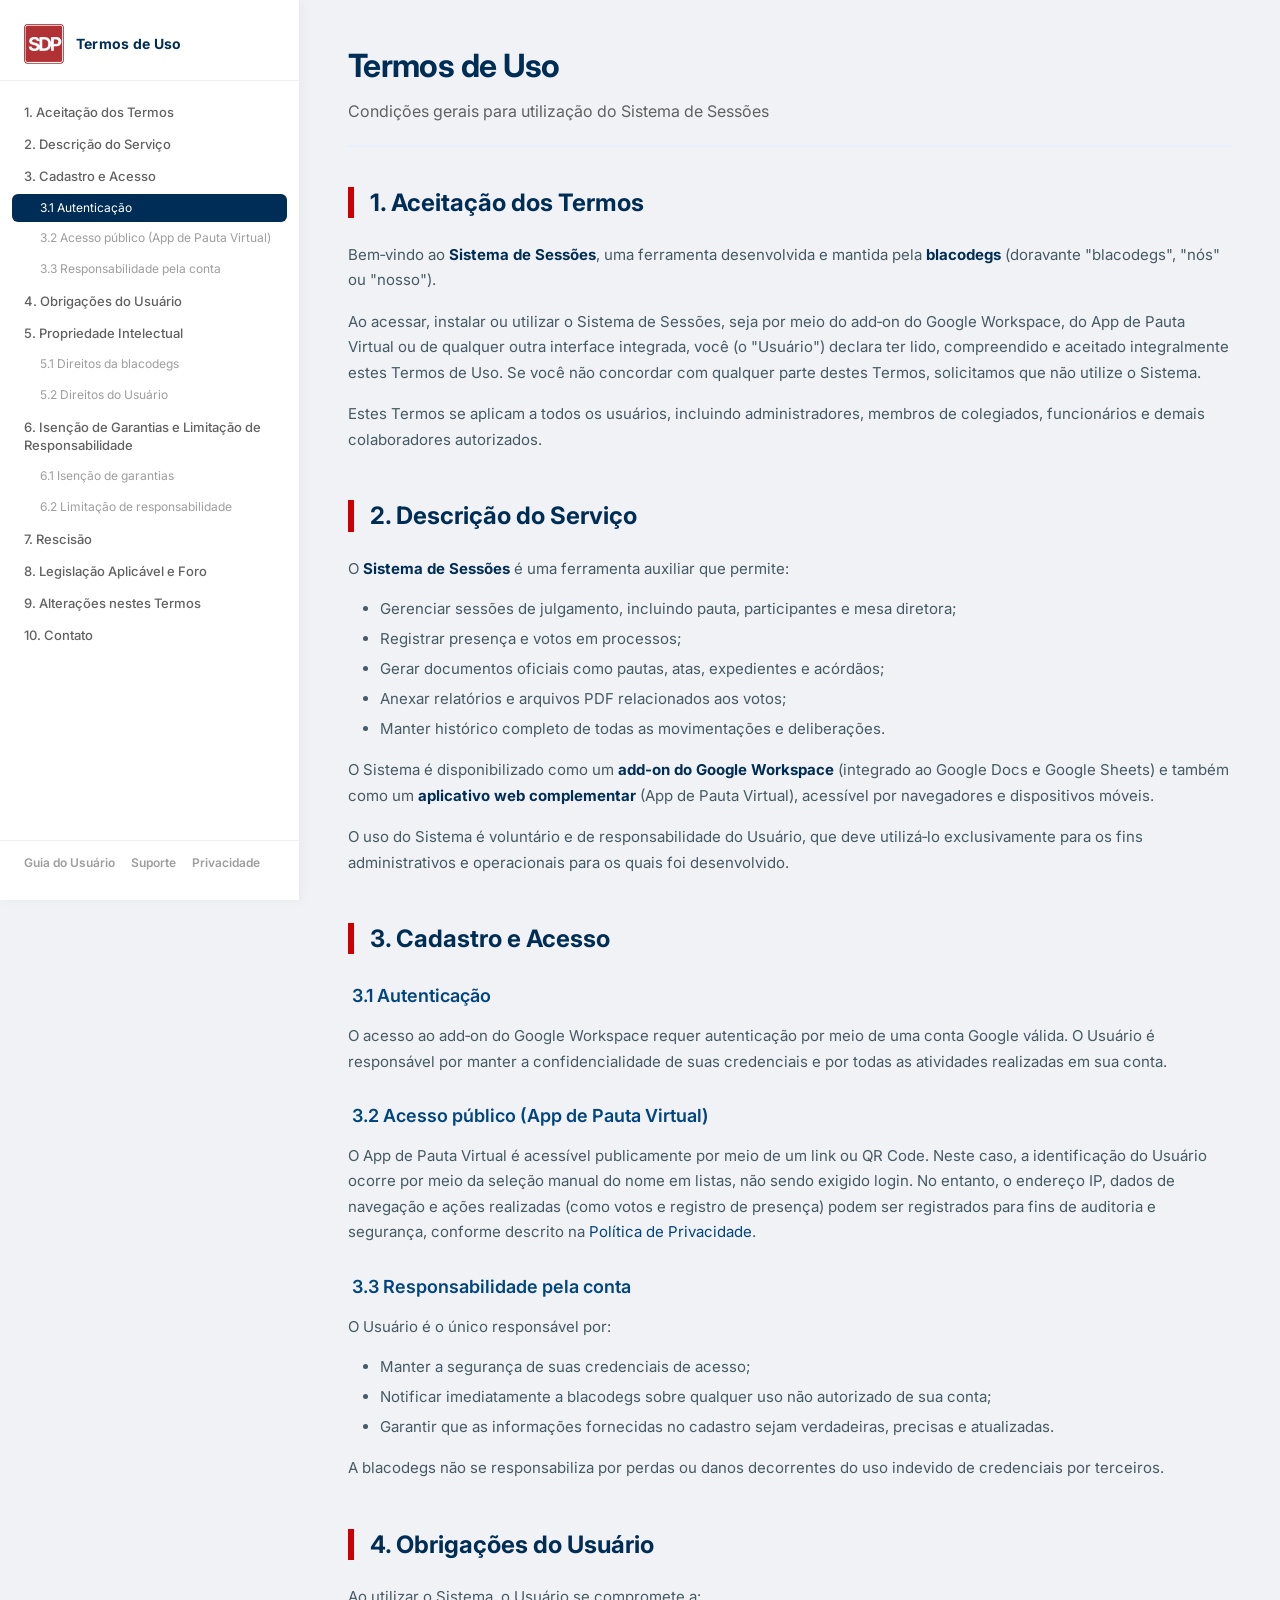
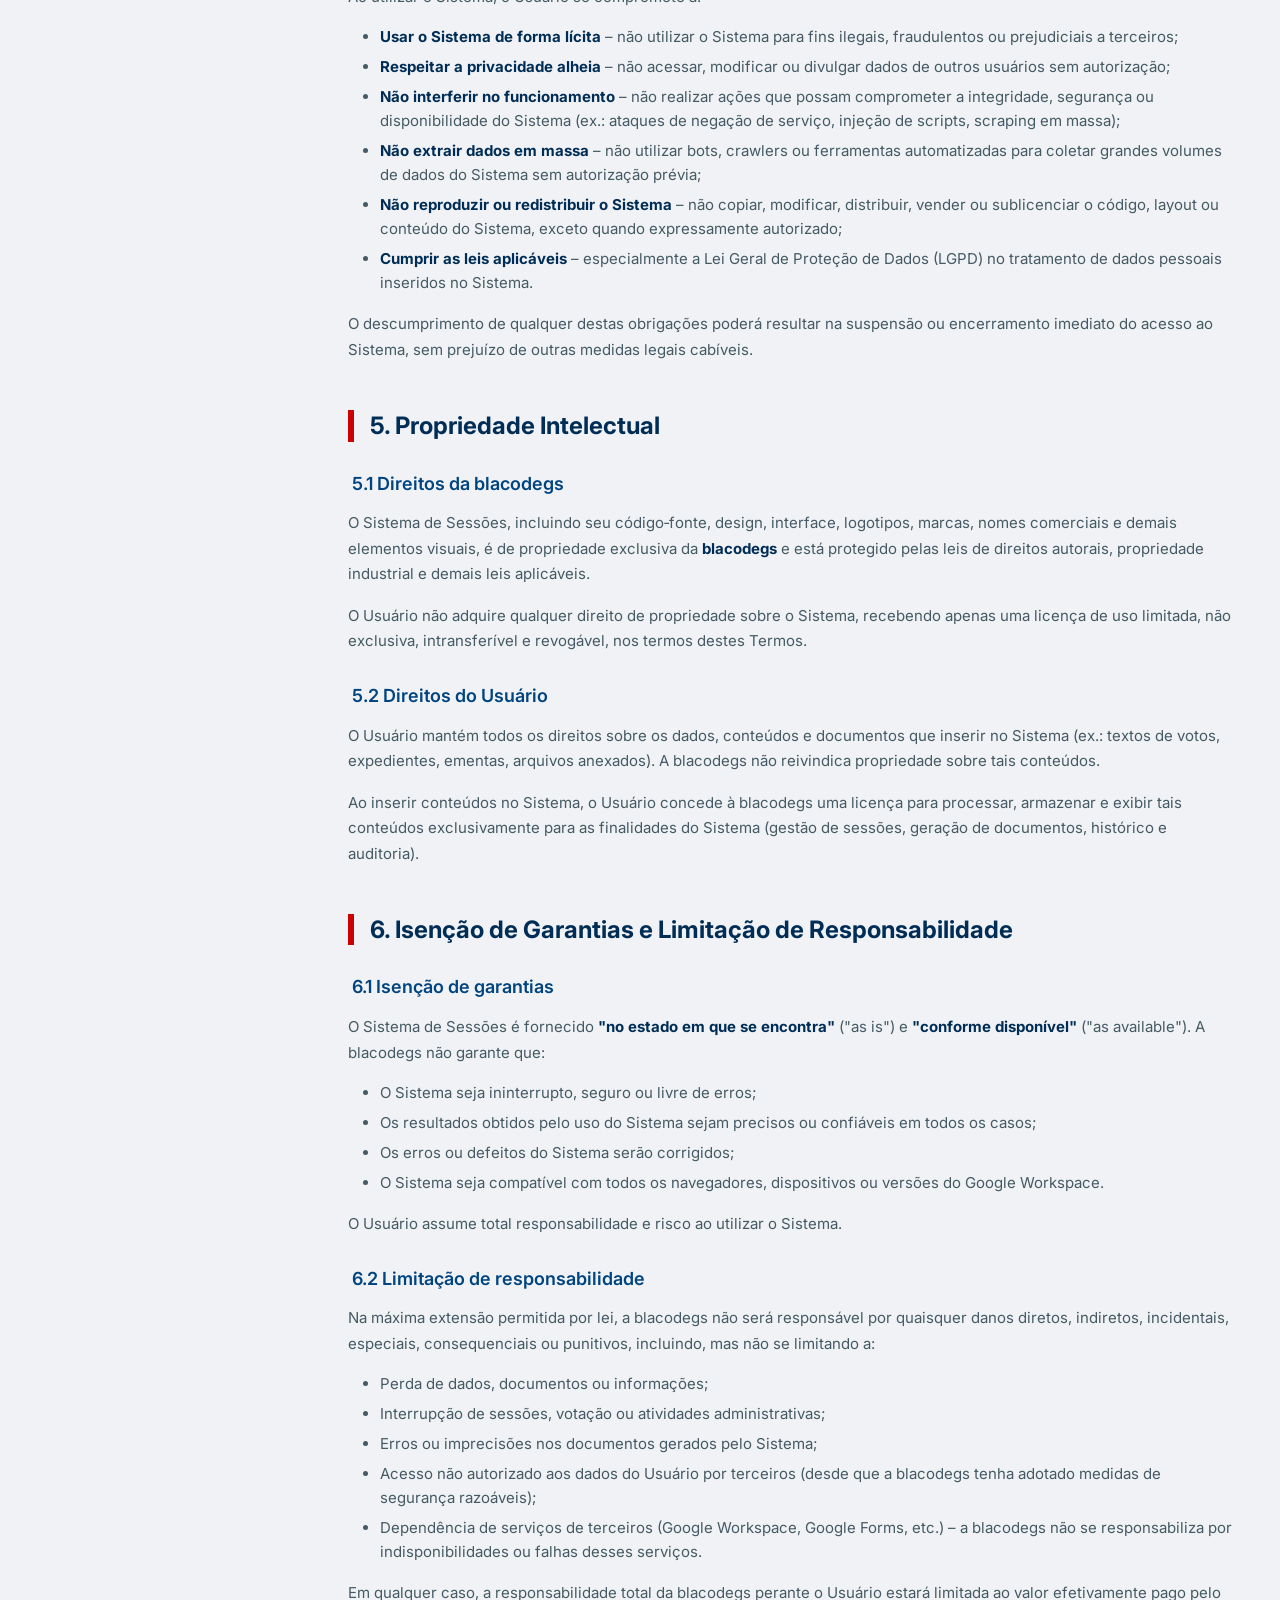
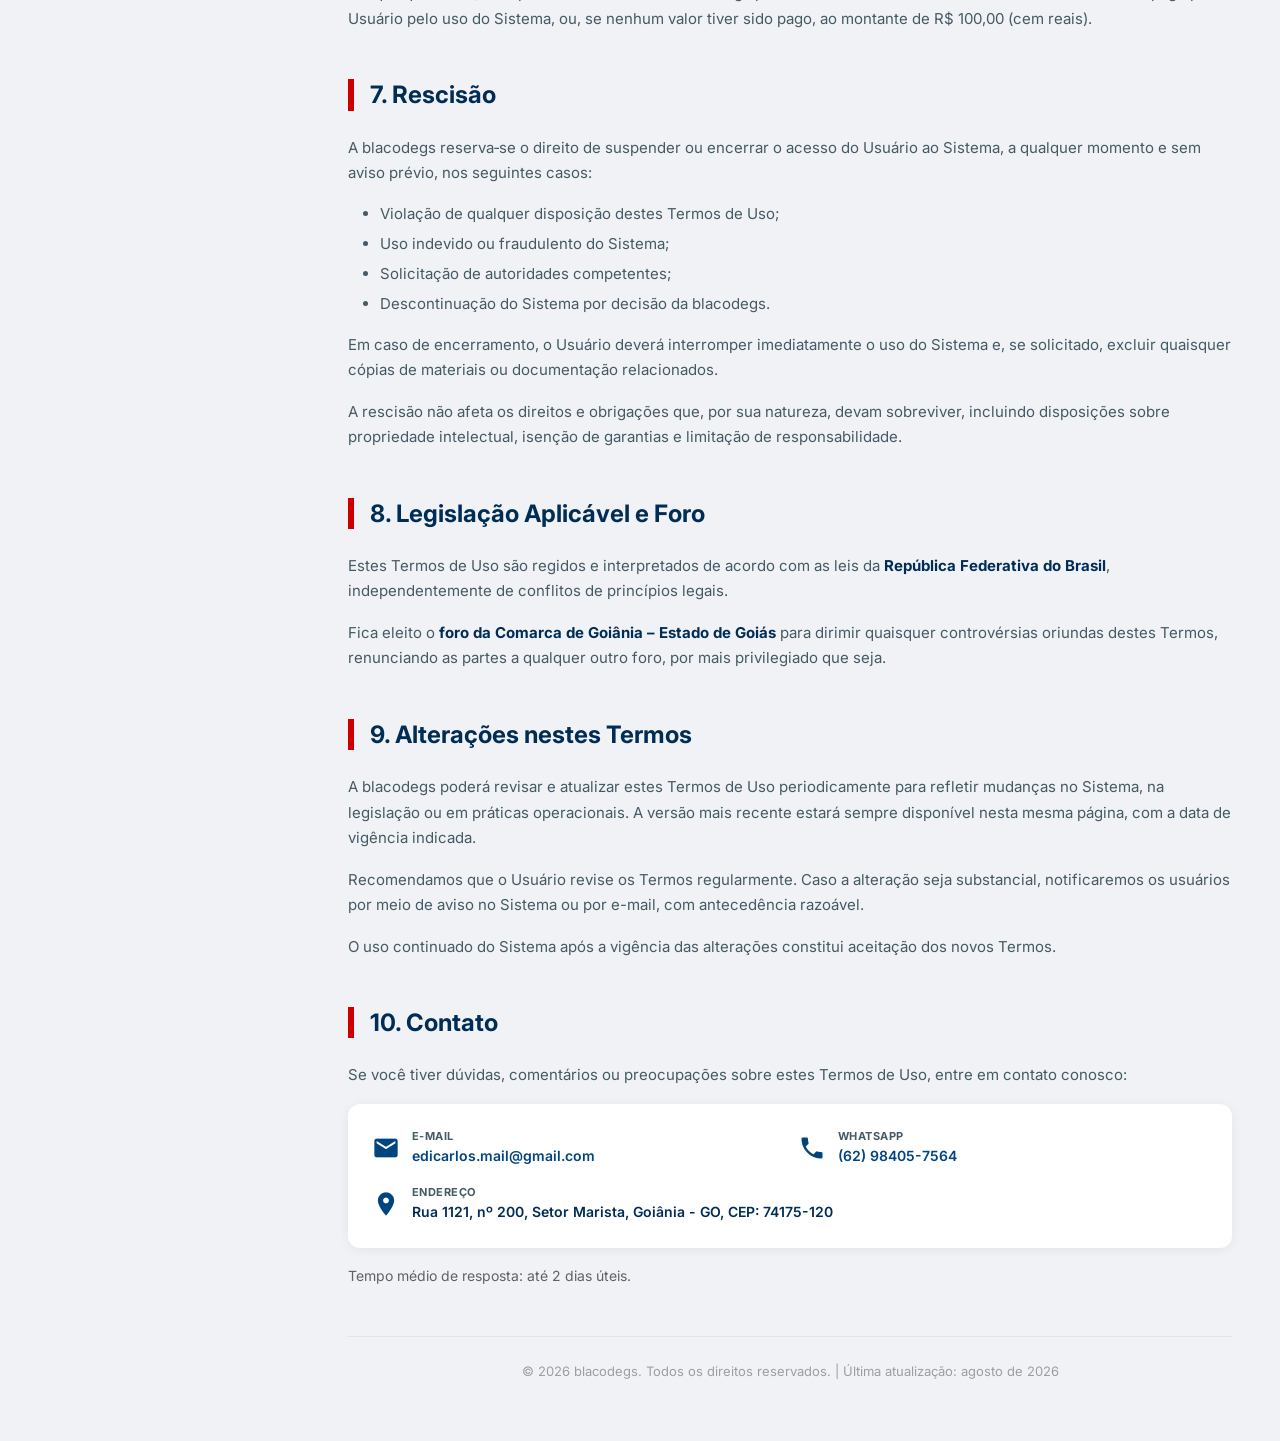
<file: terms.html>
<!DOCTYPE html>
<html lang="pt-br">
<head>
  <meta charset="UTF-8" />
  <meta name="viewport" content="width=device-width, initial-scale=1.0" />
  <title>Termos de Uso – Sistema de Sessões</title>
  <link rel="preconnect" href="https://fonts.googleapis.com" />
  <link rel="preconnect" href="https://fonts.gstatic.com" crossorigin />
  <link href="https://fonts.googleapis.com/css2?family=Inter:opsz,wght@14..32,400;14..32,600;14..32,700&display=swap" rel="stylesheet" />
  <link rel="stylesheet" href="https://fonts.googleapis.com/icon?family=Material+Icons" />
  <link rel="stylesheet" href="css/about.css" />
</head>
<body>
  <div class="app">
    <!-- SIDEBAR -->
    <aside class="sidebar" id="sidebar">
      <div class="sidebar-inner">
        <div class="sidebar-header">
          <a href="index.html" style="display:flex; align-items:center; text-decoration:none;">
            <img src="images/logo-sdp-512.png" alt="blacodegs" class="sidebar-logo" />
          </a>
          <span class="sidebar-title">Termos de Uso</span>
        </div>
        <nav class="sidebar-nav">
          <ul id="navList">
            <!-- gerado via JS -->
          </ul>
        </nav>
        <div class="sidebar-footer">
          <a href="guide.html">Guia do Usuário</a>
          <a href="support.html">Suporte</a>
          <a href="privacy.html">Privacidade</a>
        </div>
      </div>
    </aside>

    <!-- CONTEÚDO PRINCIPAL -->
    <main class="content" id="mainContent">
      <header class="content-header">
        <h1>Termos de Uso</h1>
        <p class="subtitle">Condições gerais para utilização do Sistema de Sessões</p>
      </header>

      <!-- ==================== SEÇÃO 1 ==================== -->
      <section id="aceitacao" class="section">
        <h2>1. Aceitação dos Termos</h2>
        <p>Bem‑vindo ao <strong>Sistema de Sessões</strong>, uma ferramenta desenvolvida e mantida pela <strong>blacodegs</strong> (doravante "blacodegs", "nós" ou "nosso").</p>
        <p>Ao acessar, instalar ou utilizar o Sistema de Sessões, seja por meio do add‑on do Google Workspace, do App de Pauta Virtual ou de qualquer outra interface integrada, você (o "Usuário") declara ter lido, compreendido e aceitado integralmente estes Termos de Uso. Se você não concordar com qualquer parte destes Termos, solicitamos que não utilize o Sistema.</p>
        <p>Estes Termos se aplicam a todos os usuários, incluindo administradores, membros de colegiados, funcionários e demais colaboradores autorizados.</p>
      </section>

      <!-- ==================== SEÇÃO 2 ==================== -->
      <section id="servico" class="section">
        <h2>2. Descrição do Serviço</h2>
        <p>O <strong>Sistema de Sessões</strong> é uma ferramenta auxiliar que permite:</p>
        <ul>
          <li>Gerenciar sessões de julgamento, incluindo pauta, participantes e mesa diretora;</li>
          <li>Registrar presença e votos em processos;</li>
          <li>Gerar documentos oficiais como pautas, atas, expedientes e acórdãos;</li>
          <li>Anexar relatórios e arquivos PDF relacionados aos votos;</li>
          <li>Manter histórico completo de todas as movimentações e deliberações.</li>
        </ul>
        <p>O Sistema é disponibilizado como um <strong>add‑on do Google Workspace</strong> (integrado ao Google Docs e Google Sheets) e também como um <strong>aplicativo web complementar</strong> (App de Pauta Virtual), acessível por navegadores e dispositivos móveis.</p>
        <p>O uso do Sistema é voluntário e de responsabilidade do Usuário, que deve utilizá‑lo exclusivamente para os fins administrativos e operacionais para os quais foi desenvolvido.</p>
      </section>

      <!-- ==================== SEÇÃO 3 ==================== -->
      <section id="acesso" class="section">
        <h2>3. Cadastro e Acesso</h2>
        <h3>3.1 Autenticação</h3>
        <p>O acesso ao add‑on do Google Workspace requer autenticação por meio de uma conta Google válida. O Usuário é responsável por manter a confidencialidade de suas credenciais e por todas as atividades realizadas em sua conta.</p>

        <h3>3.2 Acesso público (App de Pauta Virtual)</h3>
        <p>O App de Pauta Virtual é acessível publicamente por meio de um link ou QR Code. Neste caso, a identificação do Usuário ocorre por meio da seleção manual do nome em listas, não sendo exigido login. No entanto, o endereço IP, dados de navegação e ações realizadas (como votos e registro de presença) podem ser registrados para fins de auditoria e segurança, conforme descrito na <a href="privacy.html">Política de Privacidade</a>.</p>

        <h3>3.3 Responsabilidade pela conta</h3>
        <p>O Usuário é o único responsável por:</p>
        <ul>
          <li>Manter a segurança de suas credenciais de acesso;</li>
          <li>Notificar imediatamente a blacodegs sobre qualquer uso não autorizado de sua conta;</li>
          <li>Garantir que as informações fornecidas no cadastro sejam verdadeiras, precisas e atualizadas.</li>
        </ul>
        <p>A blacodegs não se responsabiliza por perdas ou danos decorrentes do uso indevido de credenciais por terceiros.</p>
      </section>

      <!-- ==================== SEÇÃO 4 ==================== -->
      <section id="obrigacoes" class="section">
        <h2>4. Obrigações do Usuário</h2>
        <p>Ao utilizar o Sistema, o Usuário se compromete a:</p>
        <ul>
          <li><strong>Usar o Sistema de forma lícita</strong> – não utilizar o Sistema para fins ilegais, fraudulentos ou prejudiciais a terceiros;</li>
          <li><strong>Respeitar a privacidade alheia</strong> – não acessar, modificar ou divulgar dados de outros usuários sem autorização;</li>
          <li><strong>Não interferir no funcionamento</strong> – não realizar ações que possam comprometer a integridade, segurança ou disponibilidade do Sistema (ex.: ataques de negação de serviço, injeção de scripts, scraping em massa);</li>
          <li><strong>Não extrair dados em massa</strong> – não utilizar bots, crawlers ou ferramentas automatizadas para coletar grandes volumes de dados do Sistema sem autorização prévia;</li>
          <li><strong>Não reproduzir ou redistribuir o Sistema</strong> – não copiar, modificar, distribuir, vender ou sublicenciar o código, layout ou conteúdo do Sistema, exceto quando expressamente autorizado;</li>
          <li><strong>Cumprir as leis aplicáveis</strong> – especialmente a Lei Geral de Proteção de Dados (LGPD) no tratamento de dados pessoais inseridos no Sistema.</li>
        </ul>
        <p>O descumprimento de qualquer destas obrigações poderá resultar na suspensão ou encerramento imediato do acesso ao Sistema, sem prejuízo de outras medidas legais cabíveis.</p>
      </section>

      <!-- ==================== SEÇÃO 5 ==================== -->
      <section id="propriedade" class="section">
        <h2>5. Propriedade Intelectual</h2>
        <h3>5.1 Direitos da blacodegs</h3>
        <p>O Sistema de Sessões, incluindo seu código‑fonte, design, interface, logotipos, marcas, nomes comerciais e demais elementos visuais, é de propriedade exclusiva da <strong>blacodegs</strong> e está protegido pelas leis de direitos autorais, propriedade industrial e demais leis aplicáveis.</p>
        <p>O Usuário não adquire qualquer direito de propriedade sobre o Sistema, recebendo apenas uma licença de uso limitada, não exclusiva, intransferível e revogável, nos termos destes Termos.</p>

        <h3>5.2 Direitos do Usuário</h3>
        <p>O Usuário mantém todos os direitos sobre os dados, conteúdos e documentos que inserir no Sistema (ex.: textos de votos, expedientes, ementas, arquivos anexados). A blacodegs não reivindica propriedade sobre tais conteúdos.</p>
        <p>Ao inserir conteúdos no Sistema, o Usuário concede à blacodegs uma licença para processar, armazenar e exibir tais conteúdos exclusivamente para as finalidades do Sistema (gestão de sessões, geração de documentos, histórico e auditoria).</p>
      </section>

      <!-- ==================== SEÇÃO 6 ==================== -->
      <section id="isencoes" class="section">
        <h2>6. Isenção de Garantias e Limitação de Responsabilidade</h2>
        <h3>6.1 Isenção de garantias</h3>
        <p>O Sistema de Sessões é fornecido <strong>"no estado em que se encontra"</strong> ("as is") e <strong>"conforme disponível"</strong> ("as available"). A blacodegs não garante que:</p>
        <ul>
          <li>O Sistema seja ininterrupto, seguro ou livre de erros;</li>
          <li>Os resultados obtidos pelo uso do Sistema sejam precisos ou confiáveis em todos os casos;</li>
          <li>Os erros ou defeitos do Sistema serão corrigidos;</li>
          <li>O Sistema seja compatível com todos os navegadores, dispositivos ou versões do Google Workspace.</li>
        </ul>
        <p>O Usuário assume total responsabilidade e risco ao utilizar o Sistema.</p>

        <h3>6.2 Limitação de responsabilidade</h3>
        <p>Na máxima extensão permitida por lei, a blacodegs não será responsável por quaisquer danos diretos, indiretos, incidentais, especiais, consequenciais ou punitivos, incluindo, mas não se limitando a:</p>
        <ul>
          <li>Perda de dados, documentos ou informações;</li>
          <li>Interrupção de sessões, votação ou atividades administrativas;</li>
          <li>Erros ou imprecisões nos documentos gerados pelo Sistema;</li>
          <li>Acesso não autorizado aos dados do Usuário por terceiros (desde que a blacodegs tenha adotado medidas de segurança razoáveis);</li>
          <li>Dependência de serviços de terceiros (Google Workspace, Google Forms, etc.) – a blacodegs não se responsabiliza por indisponibilidades ou falhas desses serviços.</li>
        </ul>
        <p>Em qualquer caso, a responsabilidade total da blacodegs perante o Usuário estará limitada ao valor efetivamente pago pelo Usuário pelo uso do Sistema, ou, se nenhum valor tiver sido pago, ao montante de R$ 100,00 (cem reais).</p>
      </section>

      <!-- ==================== SEÇÃO 7 ==================== -->
      <section id="rescisao" class="section">
        <h2>7. Rescisão</h2>
        <p>A blacodegs reserva‑se o direito de suspender ou encerrar o acesso do Usuário ao Sistema, a qualquer momento e sem aviso prévio, nos seguintes casos:</p>
        <ul>
          <li>Violação de qualquer disposição destes Termos de Uso;</li>
          <li>Uso indevido ou fraudulento do Sistema;</li>
          <li>Solicitação de autoridades competentes;</li>
          <li>Descontinuação do Sistema por decisão da blacodegs.</li>
        </ul>
        <p>Em caso de encerramento, o Usuário deverá interromper imediatamente o uso do Sistema e, se solicitado, excluir quaisquer cópias de materiais ou documentação relacionados.</p>
        <p>A rescisão não afeta os direitos e obrigações que, por sua natureza, devam sobreviver, incluindo disposições sobre propriedade intelectual, isenção de garantias e limitação de responsabilidade.</p>
      </section>

      <!-- ==================== SEÇÃO 8 ==================== -->
      <section id="legislacao" class="section">
        <h2>8. Legislação Aplicável e Foro</h2>
        <p>Estes Termos de Uso são regidos e interpretados de acordo com as leis da <strong>República Federativa do Brasil</strong>, independentemente de conflitos de princípios legais.</p>
        <p>Fica eleito o <strong>foro da Comarca de Goiânia – Estado de Goiás</strong> para dirimir quaisquer controvérsias oriundas destes Termos, renunciando as partes a qualquer outro foro, por mais privilegiado que seja.</p>
      </section>

      <!-- ==================== SEÇÃO 9 ==================== -->
      <section id="alteracoes" class="section">
        <h2>9. Alterações nestes Termos</h2>
        <p>A blacodegs poderá revisar e atualizar estes Termos de Uso periodicamente para refletir mudanças no Sistema, na legislação ou em práticas operacionais. A versão mais recente estará sempre disponível nesta mesma página, com a data de vigência indicada.</p>
        <p>Recomendamos que o Usuário revise os Termos regularmente. Caso a alteração seja substancial, notificaremos os usuários por meio de aviso no Sistema ou por e-mail, com antecedência razoável.</p>
        <p>O uso continuado do Sistema após a vigência das alterações constitui aceitação dos novos Termos.</p>
      </section>

      <!-- ==================== SEÇÃO 10 ==================== -->
      <section id="contato" class="section">
        <h2>10. Contato</h2>
        <p>Se você tiver dúvidas, comentários ou preocupações sobre estes Termos de Uso, entre em contato conosco:</p>

        <div style="background:var(--oab-branco);border-radius:12px;padding:24px;margin-top:16px;box-shadow:0 2px 12px rgba(0,0,0,0.06);">
          <div style="display:grid;grid-template-columns:1fr 1fr;gap:16px;">
            <div style="display:flex;align-items:center;gap:12px;">
              <i class="material-icons" style="font-size:28px;color:var(--oab-azul);">email</i>
              <div>
                <div style="font-size:11px;font-weight:700;text-transform:uppercase;color:var(--oab-cinza-label);letter-spacing:0.04em;">E-mail</div>
                <div style="font-size:14px;font-weight:600;color:var(--oab-azul-escuro);"><a href="mailto:edicarlos.mail@gmail.com">edicarlos.mail@gmail.com</a></div>
              </div>
            </div>
            <div style="display:flex;align-items:center;gap:12px;">
              <i class="material-icons" style="font-size:28px;color:var(--oab-azul);">phone</i>
              <div>
                <div style="font-size:11px;font-weight:700;text-transform:uppercase;color:var(--oab-cinza-label);letter-spacing:0.04em;">WhatsApp</div>
                <div style="font-size:14px;font-weight:600;color:var(--oab-azul-escuro);"><a href="https://wa.me/5562984057564" target="_blank">(62) 98405-7564</a></div>
              </div>
            </div>
            <div style="display:flex;align-items:center;gap:12px;grid-column:1 / -1;">
              <i class="material-icons" style="font-size:28px;color:var(--oab-azul);">location_on</i>
              <div>
                <div style="font-size:11px;font-weight:700;text-transform:uppercase;color:var(--oab-cinza-label);letter-spacing:0.04em;">Endereço</div>
                <div style="font-size:14px;font-weight:600;color:var(--oab-azul-escuro);">Rua 1121, nº 200, Setor Marista, Goiânia - GO, CEP: 74175-120</div>
              </div>
            </div>
          </div>
        </div>

        <p style="margin-top:16px;font-size:14px;color:var(--oab-cinza-forte);">Tempo médio de resposta: até 2 dias úteis.</p>
      </section>

      <footer class="content-footer">
        <p>© 2026 blacodegs. Todos os direitos reservados. | Última atualização: <span id="dataAtualizacao">agosto de 2026</span></p>
      </footer>
    </main>
  </div>

  <script>
    (function() {
      // Gera o sumário dinâmico a partir dos títulos das seções
      const navList = document.getElementById('navList');
      const sections = document.querySelectorAll('.section');
      const items = [];

      sections.forEach(section => {
        const id = section.id;
        const h2 = section.querySelector('h2');
        if (h2) {
          items.push({ id, text: h2.textContent, level: 2 });
        }
        const h3s = section.querySelectorAll('h3');
        h3s.forEach(h3 => {
          let h3Id = h3.id;
          if (!h3Id) {
            h3Id = h3.textContent.trim().toLowerCase().replace(/\s+/g, '-').replace(/[^a-z0-9-]/g, '');
            h3.id = h3Id;
          }
          items.push({ id: h3Id, text: h3.textContent, level: 3 });
        });
      });

      let html = '';
      items.forEach(item => {
        html += `<li class="nav-item level-${item.level}"><a href="#${item.id}" data-target="${item.id}">${item.text}</a></li>`;
      });
      navList.innerHTML = html;

      const navLinks = navList.querySelectorAll('a');

      function updateActiveLink(id) {
        navLinks.forEach(link => {
          link.classList.toggle('active', link.getAttribute('data-target') === id);
        });
      }

      // Scrollspy baseado na posição dos elementos
      function onScroll() {
        let currentId = null;
        let minDist = Infinity;
        const targets = document.querySelectorAll('.section h2, .section h3');
        const scrollTop = window.scrollY + 80;

        targets.forEach(el => {
          if (!el.id) return;
          const rect = el.getBoundingClientRect();
          const dist = Math.abs(rect.top);
          if (dist < minDist) {
            minDist = dist;
            currentId = el.id;
          }
        });

        if (currentId) {
          updateActiveLink(currentId);
        }
      }

      let ticking = false;
      window.addEventListener('scroll', () => {
        if (!ticking) {
          window.requestAnimationFrame(() => {
            onScroll();
            ticking = false;
          });
          ticking = true;
        }
      });

      // Clique nos links: ativa imediatamente e rola suavemente
      navLinks.forEach(link => {
        link.addEventListener('click', (e) => {
          e.preventDefault();
          const targetId = link.getAttribute('data-target');
          const target = document.getElementById(targetId);
          if (target) {
            updateActiveLink(targetId);
            target.scrollIntoView({ behavior: 'smooth' });
          }
        });
      });

      // Inicializa com o primeiro item
      const firstSection = document.querySelector('.section');
      if (firstSection) {
        updateActiveLink(firstSection.id);
      }
      setTimeout(onScroll, 150);
    })();
  </script>
</body>
</html>
</file>
<file: css/about.css>
/* ============================================================
   about.css – Estilos comuns para páginas institucionais
   (guide, support, privacy, terms)
   ============================================================ */

/* ── Variáveis ── */
:root {
    --oab-branco: #ffffff; --oab-azul: #004480; --oab-azul-escuro: #002d56; --oab-azul-suave: #e6f0ff;
    --oab-vermelho: #cc0000; --oab-vermelho-escuro: #990000; --oab-cinza-bg: #f0f2f5; --oab-cinza-txt: #455a64;
    --oab-cinza-claro: #9e9e9e; --oab-cinza-forte: #616161; --oab-sombra: 0 4px 24px rgba(0,0,0,0.08);
    --fonte: 'Inter', -apple-system, BlinkMacSystemFont, 'Segoe UI', Roboto, sans-serif;
}
/* ── Reset & base ── */
*,
*::before,
*::after { box-sizing: border-box; margin: 0; padding: 0 }

html { scroll-behavior: smooth }

body { font-family: var(--fonte); background: var(--oab-cinza-bg); color: var(--oab-cinza-txt); line-height: 1.6 }

a { text-decoration: none; color: var(--oab-azul) }
a:hover { text-decoration: underline }

/* ── Layout geral ── */
.app { display: flex; min-height: 100vh }
/* ── Sidebar ── */
.sidebar {
    position: sticky; top: 0; height: 100vh; width: 300px; flex-shrink: 0;
    background: var(--oab-branco); border-right: 1px solid rgba(0,0,0,0.08); overflow-y: auto;
    box-shadow: 2px 0 12px rgba(0,0,0,0.04); z-index: 100; display: flex; flex-direction: column;
}

.sidebar-inner { display: flex; flex-direction: column; height: 100%; padding: 24px 0 16px }
.sidebar-header { padding: 0 24px 16px; border-bottom: 1px solid rgba(0,0,0,0.06); display: flex; align-items: center; gap: 12px; flex-shrink: 0 }
.sidebar-logo { height: 40px; width: auto; /* Sem filtro: a logo já tem suas cores originais */ }
.sidebar-title { font-weight: 700; font-size: 14px; color: var(--oab-azul-escuro); letter-spacing: 0.02em }
.sidebar-nav { flex: 1; overflow-y: auto; padding: 16px 12px 24px }
.sidebar-nav ul { list-style: none; padding: 0; margin: 0 }
.sidebar-nav .nav-item { margin-bottom: 2px }
.sidebar-nav .nav-item a {
    display: block; padding: 6px 12px; font-size: 13px; font-weight: 500; color: var(--oab-cinza-forte);
    border-radius: 6px; transition: background 0.15s, color 0.15s; line-height: 1.4;
}
.sidebar-nav .nav-item a:hover { background: var(--oab-azul-suave); color: var(--oab-azul); text-decoration: none }
.sidebar-nav .nav-item a.active { background: var(--oab-azul); color: var(--oab-branco); font-weight: 600 }
.sidebar-nav .nav-item.level-3 a { padding-left: 28px; font-size: 12px; font-weight: 400; color: var(--oab-cinza-claro) }
.sidebar-nav .nav-item.level-3 a.active { background: var(--oab-azul-escuro); color: var(--oab-branco) }
.sidebar-footer { padding: 12px 24px; border-top: 1px solid rgba(0,0,0,0.06); display: flex; gap: 16px; flex-wrap: wrap; flex-shrink: 0 }
.sidebar-footer a { font-size: 12px; font-weight: 600; color: var(--oab-cinza-claro); transition: color 0.15s }
.sidebar-footer a:hover { color: var(--oab-azul); text-decoration: none }

/* ── Conteúdo principal ── */
.content { flex: 1; min-width: 0; padding: 40px 48px 60px; max-width: 1000px; margin: 0 auto }

.content-header { margin-bottom: 40px; border-bottom: 2px solid var(--oab-azul-suave); padding-bottom: 20px }
.content-header h1 { font-size: 32px; font-weight: 700; color: var(--oab-azul-escuro); letter-spacing: -0.02em; margin: 0 0 8px }
.content-header .subtitle { font-size: 16px; color: var(--oab-cinza-forte); font-weight: 400 }

/* ── Seções ── */
.section { margin-bottom: 48px; scroll-margin-top: 20px }

.section h2 {
    font-size: 24px; font-weight: 700; color: var(--oab-azul-escuro);
    border-left: 6px solid var(--oab-vermelho); padding-left: 16px; margin: 0 0 24px;
    line-height: 1.3;
}
.section h3 { font-size: 18px; font-weight: 600; color: var(--oab-azul); margin: 28px 0 12px; padding-left: 4px }
.section h4 { font-size: 16px; font-weight: 600; color: var(--oab-cinza-forte); margin: 20px 0 8px }
.section p { margin: 0 0 16px; font-size: 15px; line-height: 1.7 }
.section ul,
.section ol { margin: 0 0 16px 24px; padding-left: 8px }
.section li { margin-bottom: 6px; font-size: 15px; line-height: 1.6 }
.section table {
    width: 100%; border-collapse: collapse; margin: 16px 0 24px; font-size: 14px;
    background: var(--oab-branco); border-radius: 8px; overflow: hidden;
    box-shadow: 0 1px 4px rgba(0,0,0,0.06);
}
.section table th { background: var(--oab-azul); color: var(--oab-branco); font-weight: 600; text-align: left; padding: 10px 16px }
.section table td { padding: 10px 16px; border-bottom: 1px solid var(--oab-cinza-bg) }
.section table tr:last-child td { border-bottom: none }
.section table tr:hover td { background: var(--oab-azul-suave) }
.section code { background: var(--oab-cinza-bg); padding: 2px 6px; border-radius: 4px; font-size: 13px; color: var(--oab-azul-escuro) }
.section strong { color: var(--oab-azul-escuro) }

/* ── Rodapé do conteúdo ── */
.content-footer {
    margin-top: 48px; padding-top: 24px; border-top: 1px solid rgba(0,0,0,0.06); text-align: center;
    font-size: 13px; color: var(--oab-cinza-claro);
}
/* ══════════════════════════════════════════════════════════════
   ESTILOS ESPECÍFICOS DA PÁGINA DE SUPORTE
   ══════════════════════════════════════════════════════════════ */
.support-card {
    background: var(--oab-branco); border-radius: 12px; padding: 24px 28px; margin-bottom: 24px;
    box-shadow: 0 2px 12px rgba(0,0,0,0.06); border-left: 4px solid var(--oab-azul);
}

.support-card.urgent { border-left-color: var(--oab-vermelho) }
.support-card h3 { margin-top: 0; display: flex; align-items: center; gap: 10px }
.support-card h3 i { font-size: 24px; color: var(--oab-azul) }
.support-card.urgent h3 i { color: var(--oab-vermelho) }

.faq-item { border-bottom: 1px solid var(--oab-cinza-bg); padding: 14px 0 }
.faq-item:last-child { border-bottom: none }
.faq-question { font-weight: 700; color: var(--oab-azul-escuro); font-size: 15px; display: flex; align-items: flex-start; gap: 8px; cursor: pointer; margin: 0 }
.faq-question i { font-size: 18px; color: var(--oab-vermelho); flex-shrink: 0; margin-top: 2px }
.faq-answer { margin: 8px 0 0 30px; font-size: 14px; color: var(--oab-cinza-txt); line-height: 1.6; display: none }
.faq-answer.open { display: block }

.contact-grid { display: grid; grid-template-columns: 1fr 1fr; gap: 16px; margin-top: 12px }
.contact-item { background: var(--oab-azul-suave); border-radius: 8px; padding: 16px 20px; display: flex; align-items: center; gap: 14px }
.contact-item i { font-size: 28px; color: var(--oab-azul) }
.contact-item .info { display: flex; flex-direction: column }
.contact-item .label { font-size: 11px; font-weight: 700; text-transform: uppercase; color: var(--oab-cinza-label); letter-spacing: 0.04em }
.contact-item .value { font-size: 14px; font-weight: 600; color: var(--oab-azul-escuro) }
.contact-item .value a { color: var(--oab-azul-escuro); text-decoration: none }
.contact-item .value a:hover { text-decoration: underline }

/* ══════════════════════════════════════════════════════════════
   ESTILOS ESPECÍFICOS PARA PRIVACY E TERMS (prévia)
   ══════════════════════════════════════════════════════════════ */
.legal-block {
    background: var(--oab-branco); border-radius: 12px; padding: 24px 28px; margin-bottom: 24px;
    box-shadow: 0 2px 12px rgba(0,0,0,0.06);
}

.legal-block h3 { margin-top: 0; color: var(--oab-azul-escuro); border-left: 4px solid var(--oab-vermelho); padding-left: 12px }
.legal-block ul { padding-left: 20px }
.legal-block ul li { margin-bottom: 8px }
.legal-block .highlight { background: var(--oab-azul-suave); padding: 2px 8px; border-radius: 4px; font-weight: 600; color: var(--oab-azul-escuro) }

/* ── Responsivo ── */
@media (max-width: 820px) {
    .app {
    flex-direction: column; }

  .sidebar {
    position: sticky; top: 0; height: auto;
    max-height: 60vh; width: 100%; border-right: none; border-bottom: 1px solid rgba(0,0,0,0.08);
    box-shadow: 0 2px 12px rgba(0,0,0,0.06); }

  .sidebar-inner {
    padding: 12px 0 8px;
    }

  .sidebar-header {
    padding: 0 16px 12px; }

  .sidebar-nav {
    padding: 8px 8px 12px;
    max-height: 40vh; overflow-y: auto; }

  .sidebar-nav .nav-item a {
    padding: 5px 10px; font-size: 12px;
    }

  .sidebar-nav .nav-item.level-3 a {
    padding-left: 20px; font-size: 11px;
    }

  .sidebar-footer {
    padding: 8px 16px; gap: 12px; }

  .content {
    padding: 24px 16px 40px;
    }

  .content-header h1 {
    font-size: 24px; }

  .section h2 {
    font-size: 20px;
    }

  .section table {
    font-size: 13px;
    }

  .section table th,
  .section table td {
    padding: 6px 10px;
    }

  .contact-grid {
    grid-template-columns: 1fr; };
}

@media (max-width: 480px) {
    .sidebar-title {
    font-size: 12px; }
  .content-header h1 {
    font-size: 20px;
    }
  .section h2 {
    font-size: 18px; padding-left: 12px; }
  .section h3 {
    font-size: 16px; };
}
</file>
